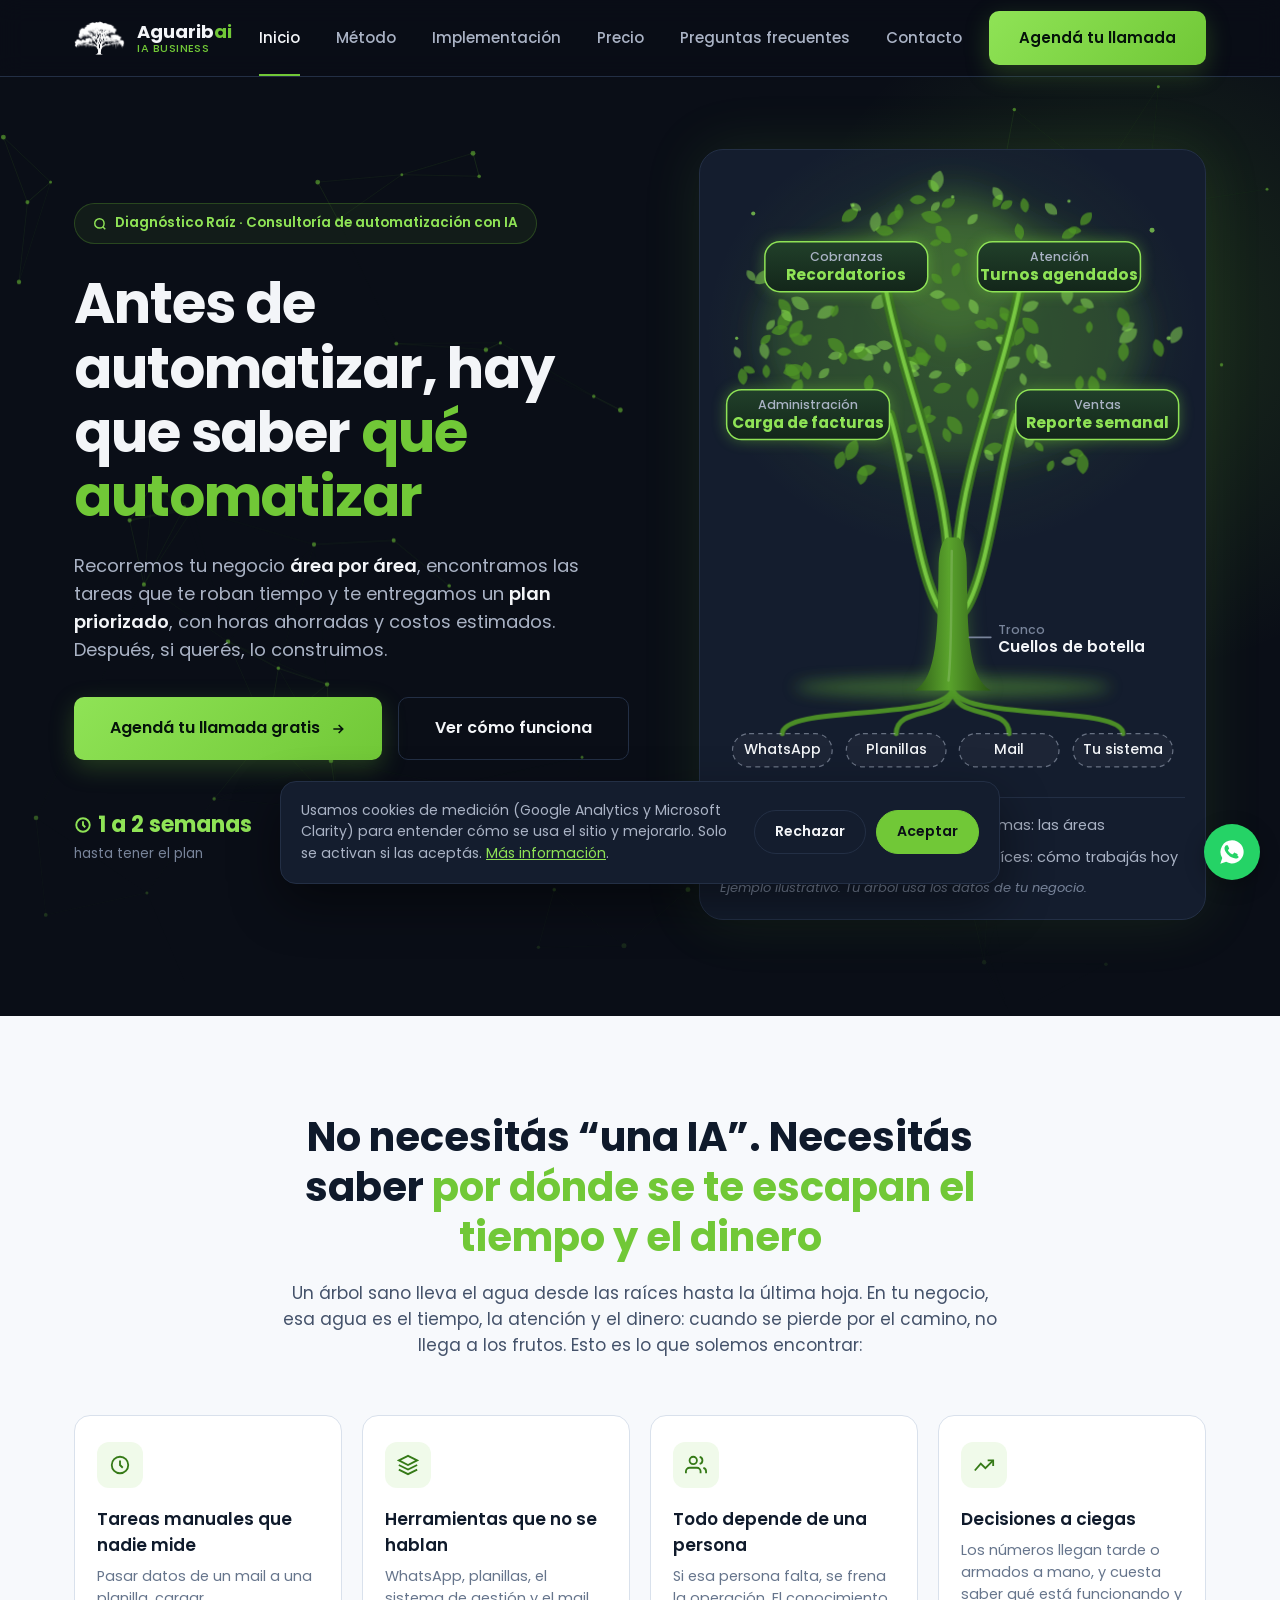
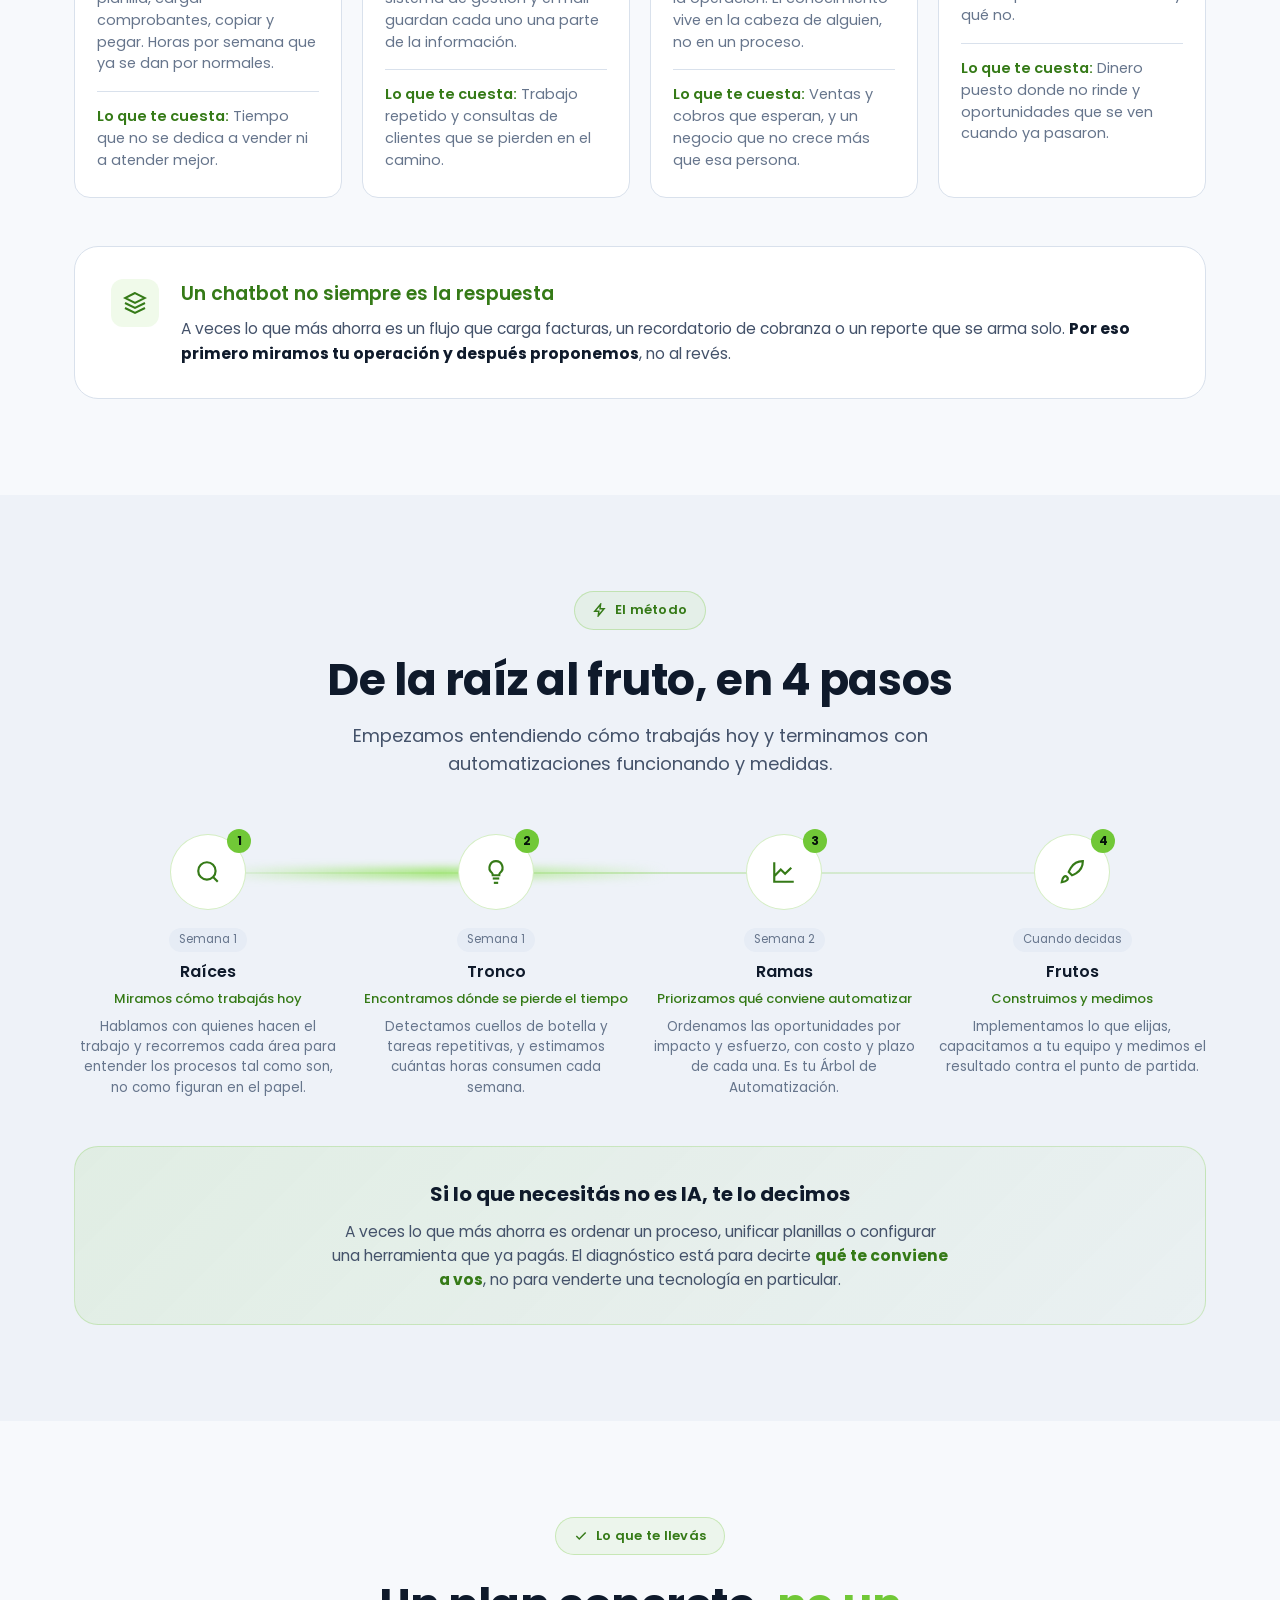
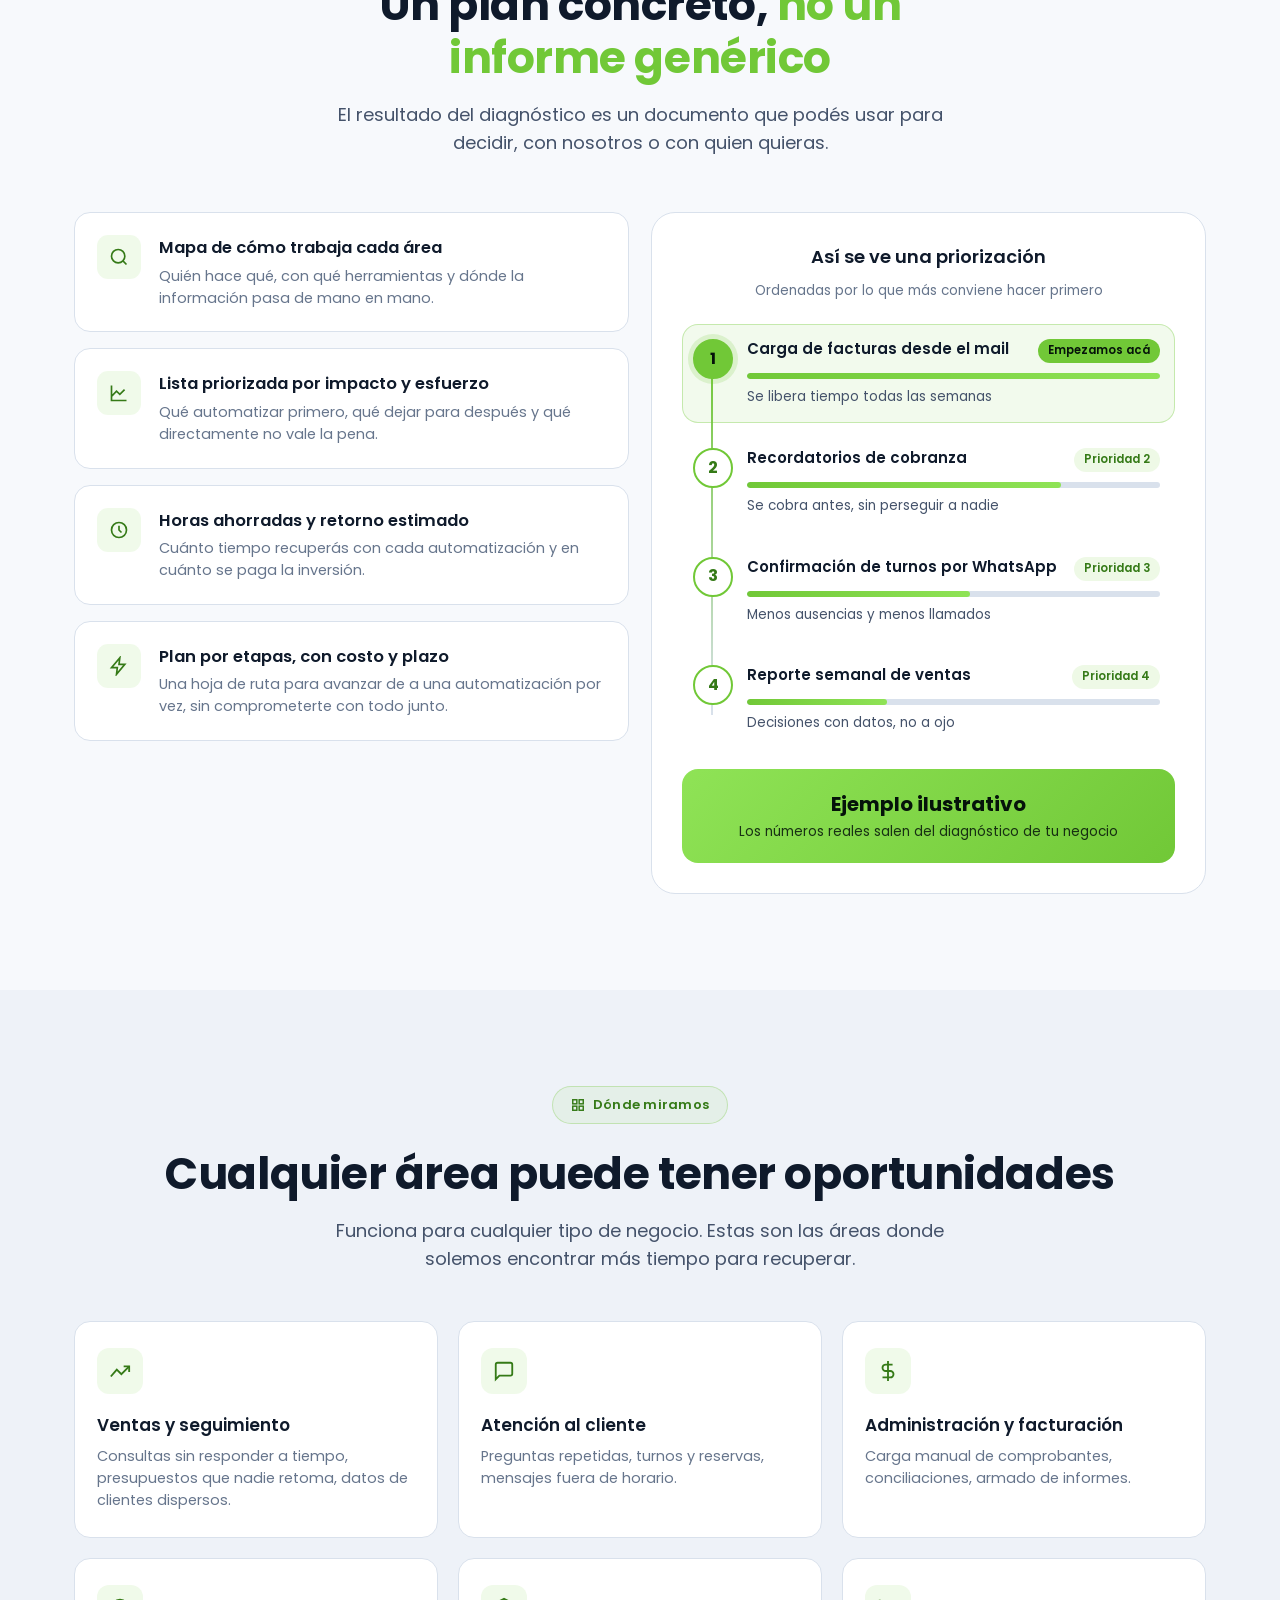
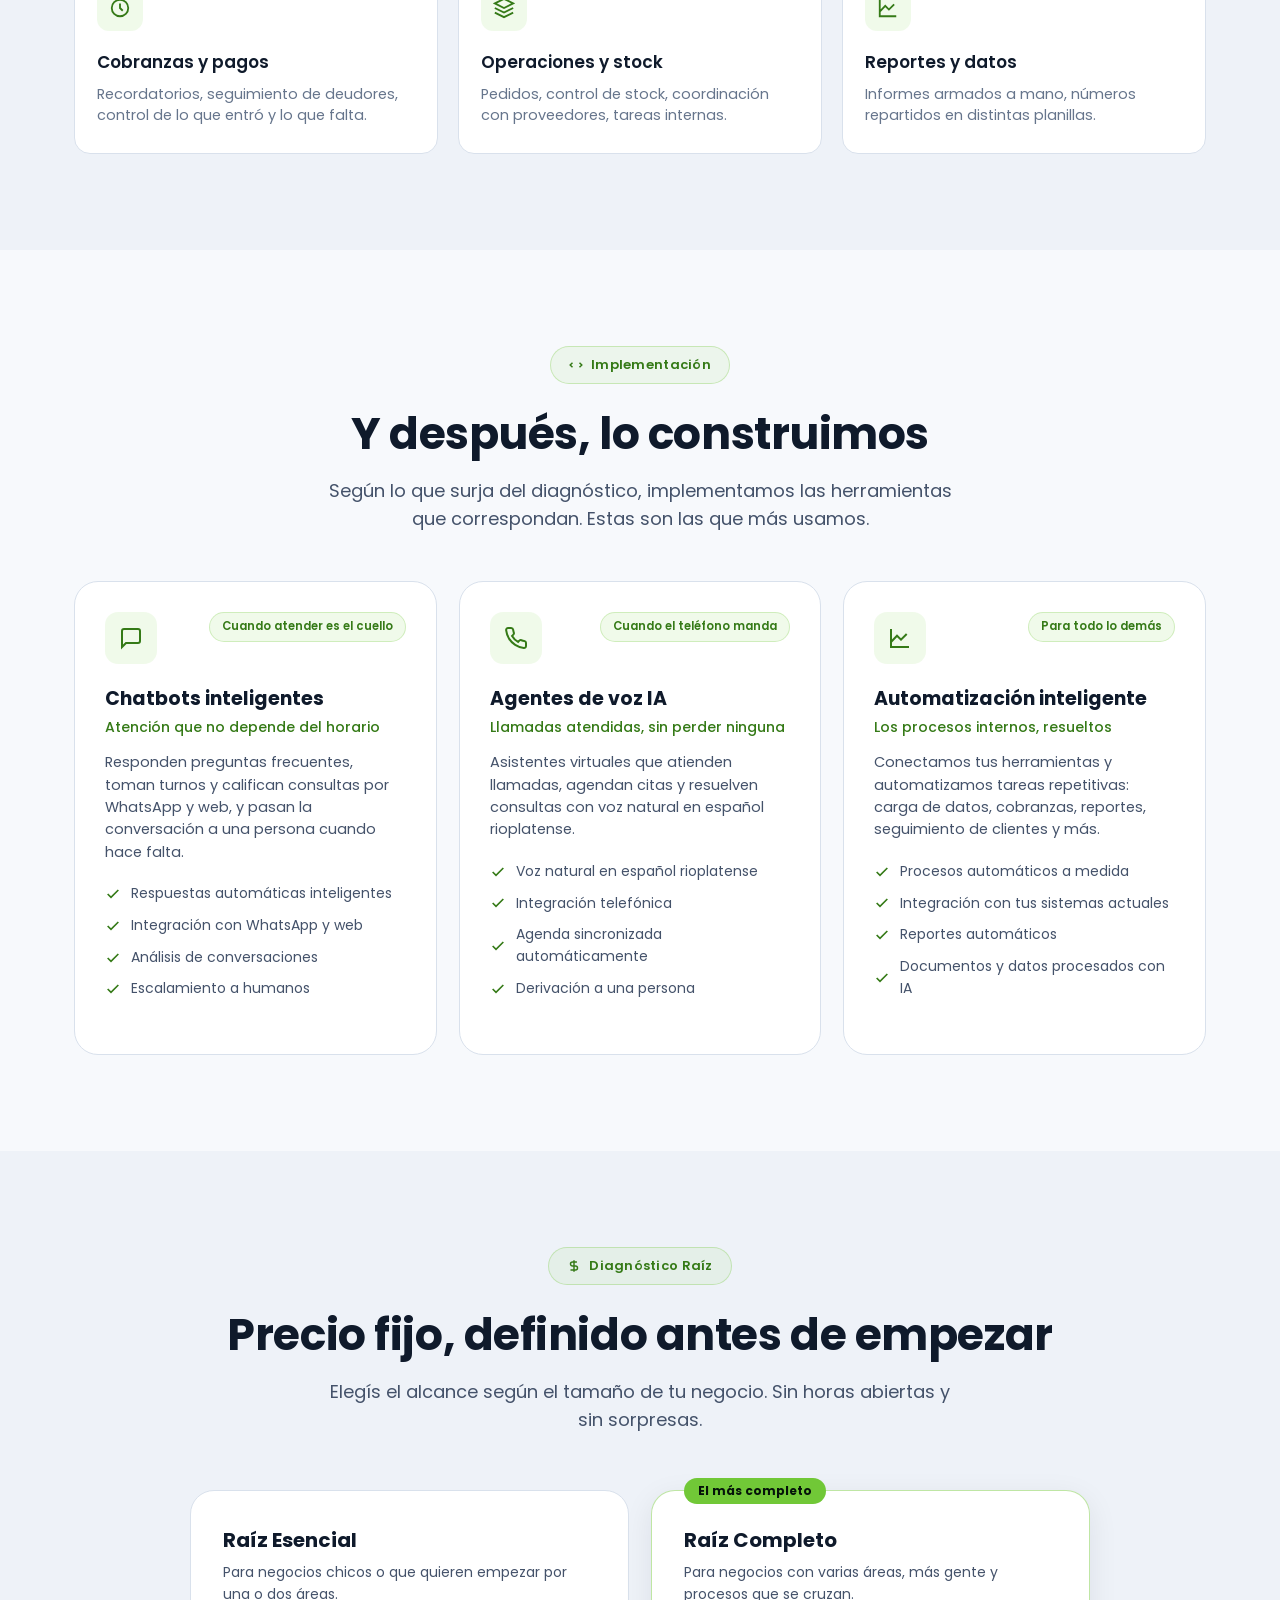
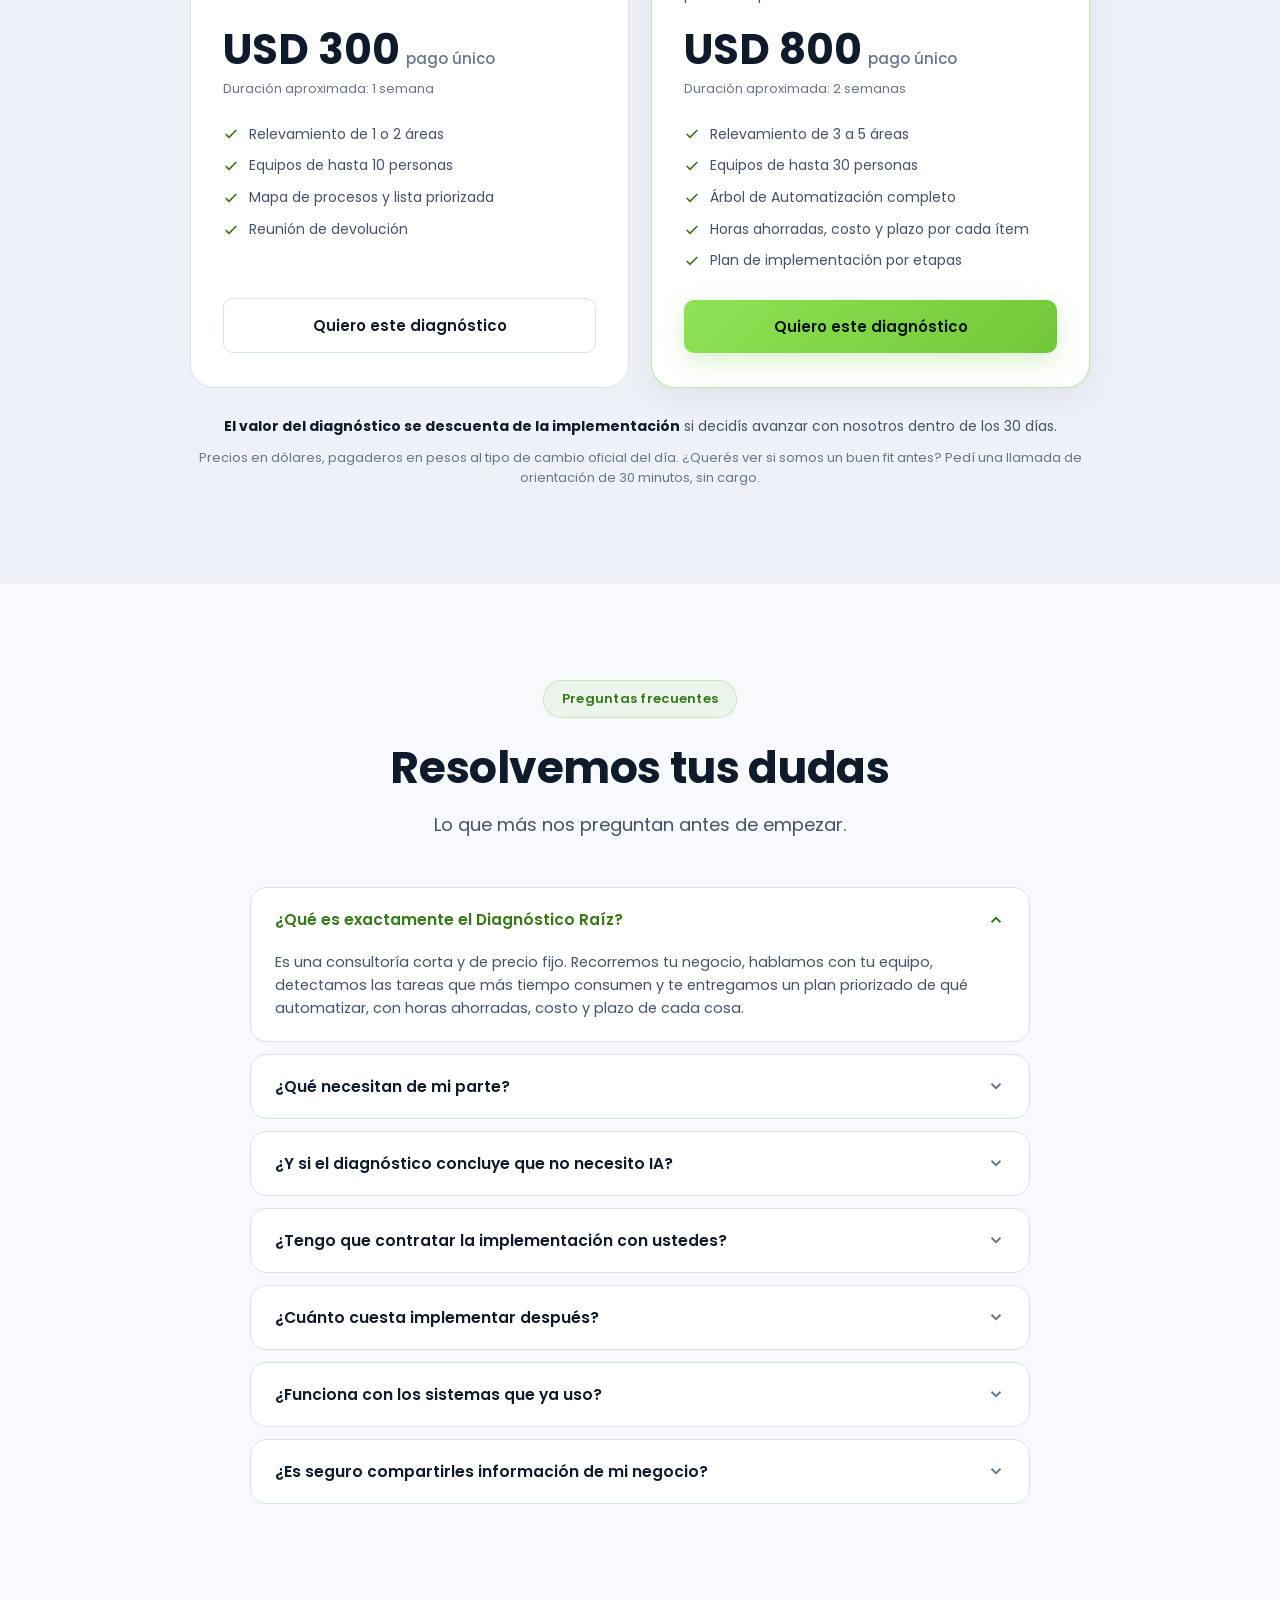
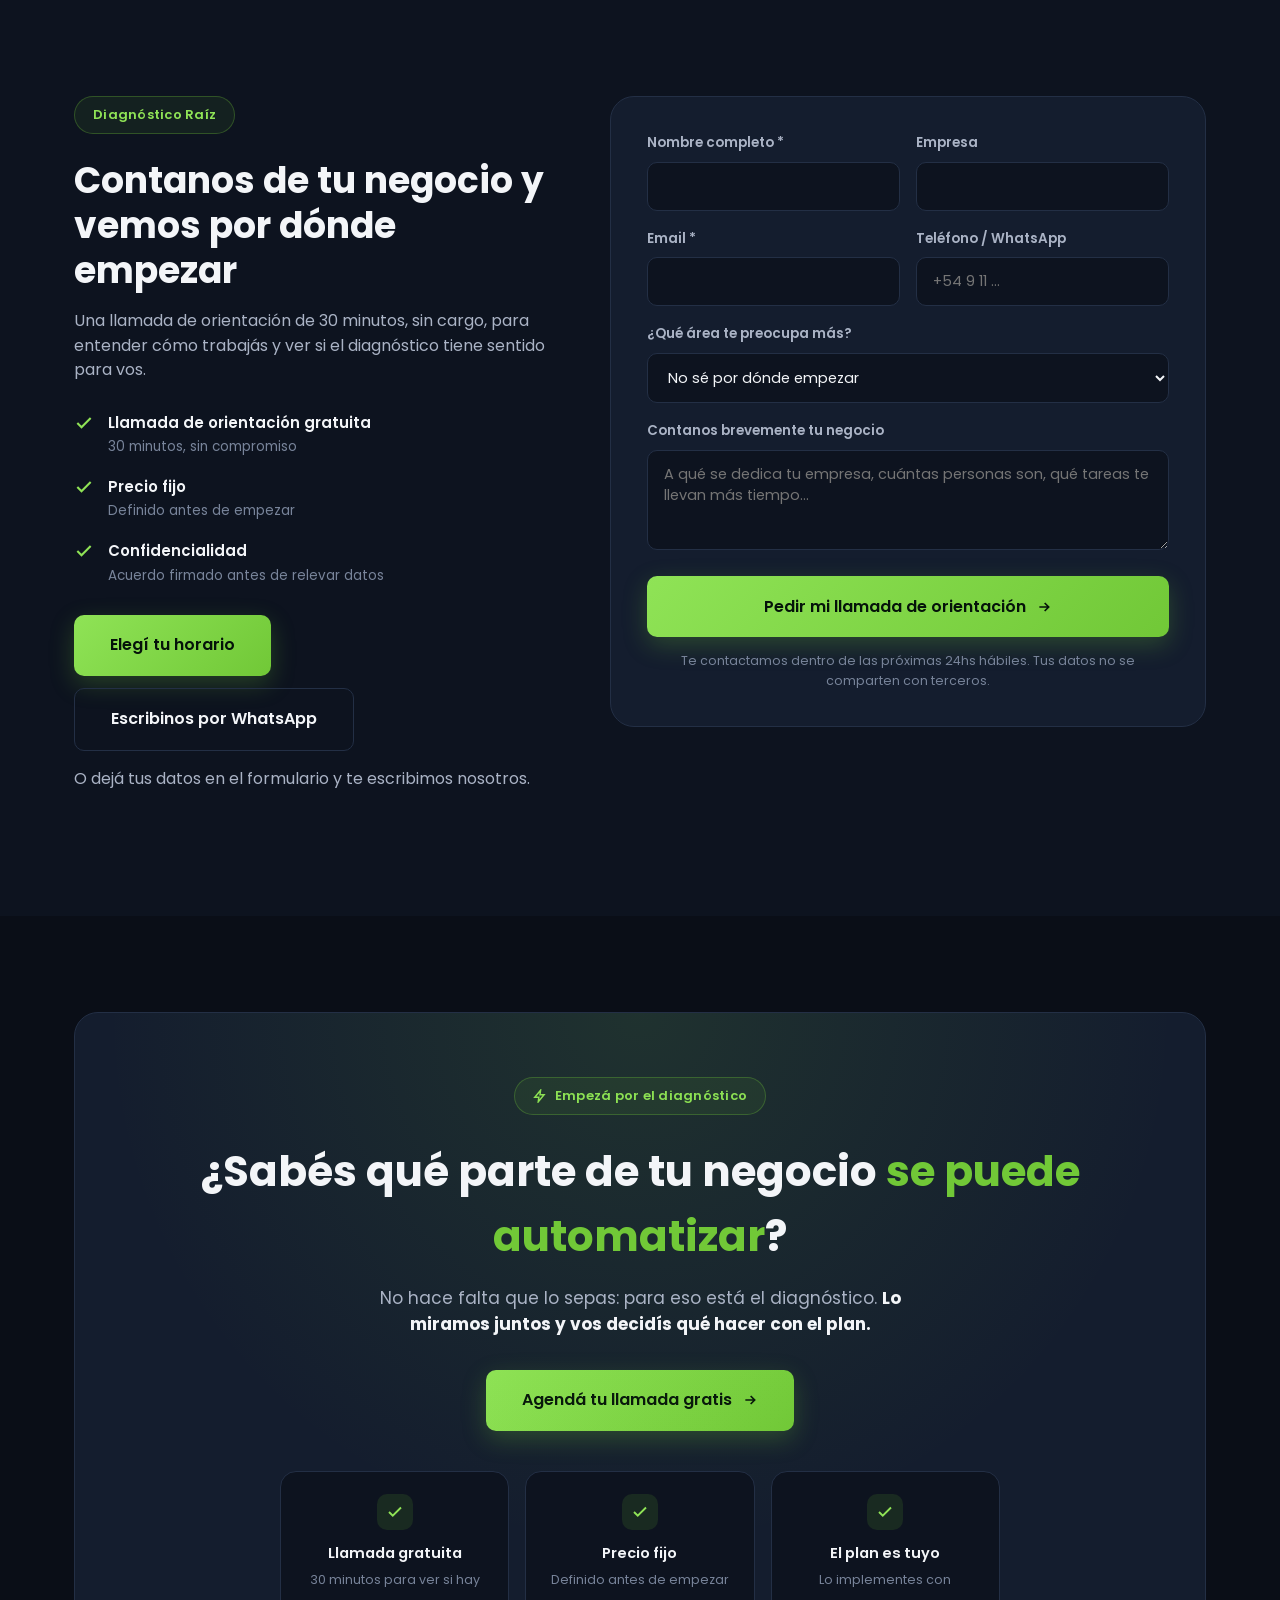
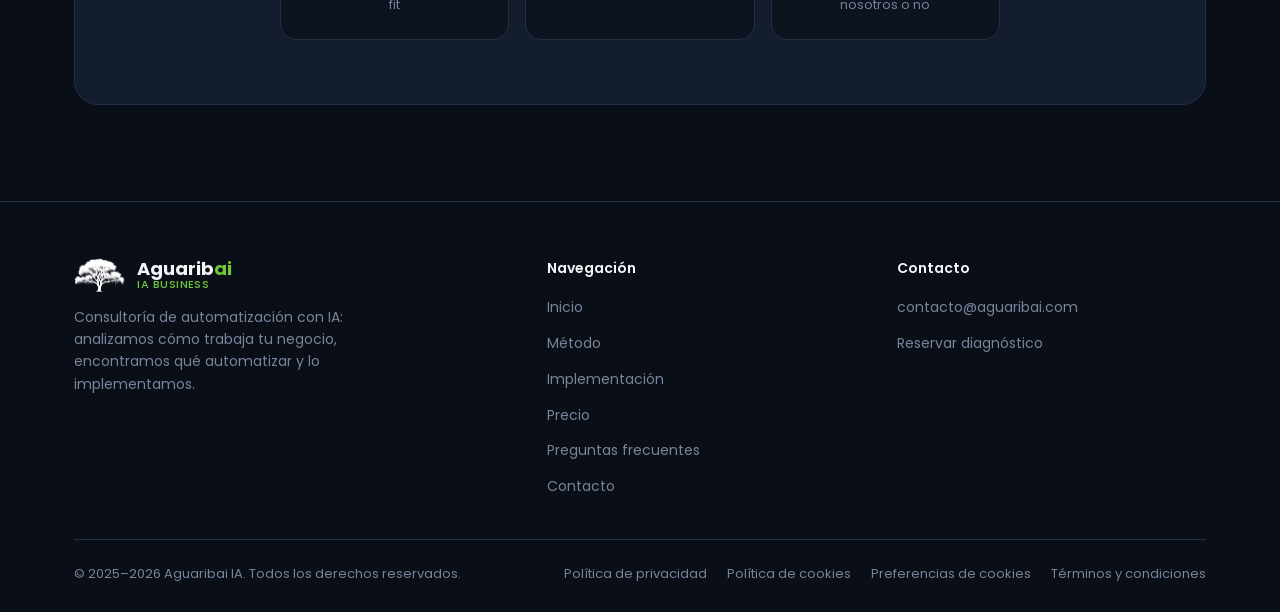
<file: index.html>
<!DOCTYPE html>
<html lang="es-AR">

<head>
  <meta charset="UTF-8">
  <meta name="viewport" content="width=device-width, initial-scale=1.0">
  <title>Aguaribai IA — Consultoría de automatización con IA para negocios</title>
  <meta name="description"
    content="Analizamos cómo trabaja tu negocio, encontramos qué se puede automatizar y lo implementamos. Empezá con el Diagnóstico Raíz: un plan priorizado, con horas ahorradas y costos estimados.">

  <!-- Open Graph -->
  <meta property="og:type" content="website">
  <meta property="og:url" content="https://aguaribai.com">
  <meta property="og:site_name" content="Aguaribai IA">
  <meta property="og:title" content="Aguaribai IA — Primero entendemos tu negocio, después lo automatizamos">
  <meta property="og:description"
    content="Diagnóstico Raíz: recorremos tu negocio área por área y te entregamos un plan priorizado de automatización con IA.">
  <meta property="og:image" content="https://aguaribai.com/assets/og-image.png?v=2">
  <meta property="og:image:width" content="1200">
  <meta property="og:image:height" content="630">
  <meta property="og:locale" content="es_AR">

  <!-- Twitter -->
  <meta name="twitter:card" content="summary_large_image">
  <meta name="twitter:title" content="Aguaribai IA — Primero entendemos tu negocio, después lo automatizamos">
  <meta name="twitter:description"
    content="Diagnóstico Raíz: un plan priorizado de automatización con IA, hecho a la medida de tu operación.">
  <meta name="twitter:image" content="https://aguaribai.com/assets/og-image.png?v=2">

  <link rel="icon" type="image/png" href="assets/favicon.png">
  <link rel="canonical" href="https://aguaribai.com">

  <link rel="preconnect" href="https://fonts.googleapis.com">
  <link rel="preconnect" href="https://fonts.gstatic.com" crossorigin>
  <link href="https://fonts.googleapis.com/css2?family=Poppins:ital,wght@0,400;0,500;0,600;0,700;1,400&display=swap"
    rel="stylesheet">

  <link rel="stylesheet" href="css/styles.css?v=5">
  <link rel="stylesheet" href="css/consultoria.css?v=3">
  <link rel="stylesheet" href="css/claro.css?v=2">
</head>

<body>

  <!-- ============ HEADER ============ -->
  <header class="header">
    <div class="container">
      <a href="#inicio" class="logo">
        <img src="assets/tree-white.png" alt="" width="34" height="34">
        <span class="logo-text">
          <span class="name">Aguarib<span class="accent">ai</span></span>
          <span class="tag">IA BUSINESS</span>
        </span>
      </a>

      <nav class="nav-links">
        <a href="#inicio" class="active">Inicio</a>
        <a href="#metodo">Método</a>
        <a href="#implementacion">Implementación</a>
        <a href="#precio">Precio</a>
        <a href="#faq">Preguntas frecuentes</a>
        <a href="#contacto">Contacto</a>
      </nav>

      <div class="header-actions">
        <a href="https://aguaribai-agenda.base44.app" class="btn btn-primary" data-agenda="header" target="_blank" rel="noopener">Agendá tu llamada</a>
        <button class="nav-toggle" id="navToggle" aria-label="Abrir menú" aria-expanded="false">
          <span></span><span></span><span></span>
        </button>
      </div>
    </div>

    <div class="mobile-menu" id="mobileMenu">
      <a href="#inicio">Inicio</a>
      <a href="#metodo">Método</a>
      <a href="#implementacion">Implementación</a>
      <a href="#precio">Precio</a>
      <a href="#faq">Preguntas frecuentes</a>
      <a href="#contacto">Contacto</a>
      <a href="https://aguaribai-agenda.base44.app" class="btn btn-primary btn-block" data-agenda="menu_movil" target="_blank" rel="noopener">Agendá tu llamada</a>
    </div>
  </header>

  <main>

    <!-- ============ HERO ============ -->
    <section class="hero" id="inicio">
      <canvas id="networkCanvas" class="hero-network" aria-hidden="true"></canvas>
      <div class="container">
        <div class="hero-grid">
          <div data-reveal>
            <div class="hero-badge">
              <svg width="14" height="14" viewBox="0 0 24 24" fill="none" stroke="currentColor" stroke-width="2.5">
                <circle cx="11" cy="11" r="8" />
                <path d="m21 21-4.3-4.3" />
              </svg>
              Diagnóstico Raíz · Consultoría de automatización con IA
            </div>

            <h1>Antes de automatizar, hay que saber <span class="accent-green">qué automatizar</span></h1>

            <p class="lead">
              Recorremos tu negocio <strong>área por área</strong>, encontramos las tareas que te roban tiempo y te
              entregamos un <strong>plan priorizado</strong>, con horas ahorradas y costos estimados. Después, si
              querés, lo construimos.
            </p>

            <div class="hero-cta-row">
              <a href="https://aguaribai-agenda.base44.app" class="btn btn-primary btn-lg" data-agenda="hero" target="_blank" rel="noopener">
                Agendá tu llamada gratis
                <svg width="16" height="16" viewBox="0 0 24 24" fill="none" stroke="currentColor" stroke-width="2.5">
                  <path d="M5 12h14M13 6l6 6-6 6" />
                </svg>
              </a>
              <a href="#metodo" class="btn btn-outline btn-lg">Ver cómo funciona</a>
            </div>

            <div class="hero-stats">
              <div class="hero-stat">
                <div class="num">
                  <svg width="18" height="18" viewBox="0 0 24 24" fill="none" stroke="currentColor" stroke-width="2.5">
                    <circle cx="12" cy="12" r="9" />
                    <path d="M12 7v5l3 3" />
                  </svg>
                  <span class="txt">1 a 2 semanas</span>
                </div>
                <div class="label">hasta tener el plan</div>
              </div>
              <div class="hero-stat">
                <div class="num">
                  <svg width="18" height="18" viewBox="0 0 24 24" fill="none" stroke="currentColor" stroke-width="2.5">
                    <path d="M12 2 2 7l10 5 10-5-10-5ZM2 17l10 5 10-5M2 12l10 5 10-5" />
                  </svg>
                  <span class="txt">Área por área</span>
                </div>
                <div class="label">de tu negocio</div>
              </div>
              <div class="hero-stat">
                <div class="num">
                  <svg width="18" height="18" viewBox="0 0 24 24" fill="none" stroke="currentColor" stroke-width="2.5">
                    <path d="M12 2v20M17 5H9.5a3.5 3.5 0 0 0 0 7h5a3.5 3.5 0 0 1 0 7H6" />
                  </svg>
                  <span class="txt">Precio fijo</span>
                </div>
                <div class="label">sin sorpresas</div>
              </div>
            </div>
          </div>

          <!-- Árbol de Automatización (ilustrativo) -->
          <div data-reveal>
            <div class="tree-card">
              <svg class="tree-svg" viewBox="0 0 560 730" role="img"
                aria-label="Ejemplo ilustrativo de un Árbol de Automatización: abajo las raíces (WhatsApp, planillas, mail y el sistema de gestión), en el centro el tronco (cuellos de botella), después las ramas (administración, cobranzas, atención y ventas) y arriba los frutos (carga de facturas, recordatorios, turnos agendados y reporte semanal).">
                <defs>
                  <linearGradient id="trunkG" x1="0" y1="0" x2="1" y2="0">
                    <stop offset="0" stop-color="#2f5f18" />
                    <stop offset="0.45" stop-color="#5aa32c" />
                    <stop offset="1" stop-color="#2a5515" />
                  </linearGradient>
                  <linearGradient id="pillG" x1="0" y1="0" x2="0" y2="1">
                    <stop offset="0" stop-color="#21402a" />
                    <stop offset="1" stop-color="#13261a" />
                  </linearGradient>
                  <linearGradient id="groundG" x1="0" y1="0" x2="1" y2="0">
                    <stop offset="0" stop-color="#71c837" stop-opacity="0" />
                    <stop offset="0.5" stop-color="#71c837" stop-opacity="0.7" />
                    <stop offset="1" stop-color="#71c837" stop-opacity="0" />
                  </linearGradient>
                  <filter id="blurBig" x="-30%" y="-30%" width="160%" height="160%"><feGaussianBlur stdDeviation="20" /></filter>
                  <filter id="blurMid" x="-30%" y="-60%" width="160%" height="220%"><feGaussianBlur stdDeviation="9" /></filter>
                </defs>

                <!-- Copa -->
                <g class="t-canopy" filter="url(#blurBig)">
                  <ellipse cx="280" cy="200" rx="230" ry="150" />
                  <circle cx="280" cy="110" r="90" />
                </g>
                <g class="t-canopy-sway"><g class="t-leaves"><g transform="translate(254 222) rotate(168) scale(1.64)"><path class="t-leaf l2" style="--d:2.8s;--dl:-1.5s;--amp:28deg" d="M0 0 C4 -6 12 -6 16 0 C12 6 4 6 0 0 Z" /></g><g transform="translate(267 241) rotate(161) scale(1.05)"><path class="t-leaf l1" style="--d:1.9s;--dl:-1.9s;--amp:26deg" d="M0 0 C4 -6 12 -6 16 0 C12 6 4 6 0 0 Z" /></g><g transform="translate(18 210) rotate(68) scale(0.95)"><path class="t-leaf l1" style="--d:2.5s;--dl:-0.6s;--amp:22deg" d="M0 0 C4 -6 12 -6 16 0 C12 6 4 6 0 0 Z" /></g><g transform="translate(364 166) rotate(335) scale(1.34)"><path class="t-leaf l1" style="--d:2.6s;--dl:-2.1s;--amp:21deg" d="M0 0 C4 -6 12 -6 16 0 C12 6 4 6 0 0 Z" /></g><g transform="translate(166 45) rotate(144) scale(1.51)"><path class="t-leaf l2" style="--d:2.3s;--dl:-1.5s;--amp:28deg" d="M0 0 C4 -6 12 -6 16 0 C12 6 4 6 0 0 Z" /></g><g transform="translate(502 189) rotate(143) scale(1.68)"><path class="t-leaf l1" style="--d:2.5s;--dl:-2.8s;--amp:26deg" d="M0 0 C4 -6 12 -6 16 0 C12 6 4 6 0 0 Z" /></g><g transform="translate(261 195) rotate(68) scale(1.45)"><path class="t-leaf l2" style="--d:2.0s;--dl:-1.8s;--amp:20deg" d="M0 0 C4 -6 12 -6 16 0 C12 6 4 6 0 0 Z" /></g><g transform="translate(358 62) rotate(77) scale(1.24)"><path class="t-leaf l2" style="--d:2.8s;--dl:-2.5s;--amp:25deg" d="M0 0 C4 -6 12 -6 16 0 C12 6 4 6 0 0 Z" /></g><g transform="translate(335 228) rotate(53) scale(0.93)"><path class="t-leaf l2" style="--d:2.1s;--dl:-2.3s;--amp:22deg" d="M0 0 C4 -6 12 -6 16 0 C12 6 4 6 0 0 Z" /></g><g transform="translate(170 46) rotate(210) scale(0.97)"><path class="t-leaf l1" style="--d:1.8s;--dl:-1.1s;--amp:25deg" d="M0 0 C4 -6 12 -6 16 0 C12 6 4 6 0 0 Z" /></g><g transform="translate(79 231) rotate(49) scale(1.57)"><path class="t-leaf l2" style="--d:2.0s;--dl:-0.5s;--amp:29deg" d="M0 0 C4 -6 12 -6 16 0 C12 6 4 6 0 0 Z" /></g><g transform="translate(336 172) rotate(14) scale(0.98)"><path class="t-leaf l2" style="--d:2.1s;--dl:-2.2s;--amp:21deg" d="M0 0 C4 -6 12 -6 16 0 C12 6 4 6 0 0 Z" /></g><g transform="translate(455 235) rotate(63) scale(1.13)"><path class="t-leaf l2" style="--d:3.0s;--dl:-2.5s;--amp:24deg" d="M0 0 C4 -6 12 -6 16 0 C12 6 4 6 0 0 Z" /></g><g transform="translate(363 242) rotate(76) scale(0.96)"><path class="t-leaf l1" style="--d:2.7s;--dl:-2.0s;--amp:23deg" d="M0 0 C4 -6 12 -6 16 0 C12 6 4 6 0 0 Z" /></g><g transform="translate(162 211) rotate(33) scale(1.68)"><path class="t-leaf l1" style="--d:2.9s;--dl:-1.5s;--amp:26deg" d="M0 0 C4 -6 12 -6 16 0 C12 6 4 6 0 0 Z" /></g><g transform="translate(383 230) rotate(13) scale(1.01)"><path class="t-leaf l1" style="--d:2.4s;--dl:-2.3s;--amp:22deg" d="M0 0 C4 -6 12 -6 16 0 C12 6 4 6 0 0 Z" /></g><g transform="translate(28 235) rotate(24) scale(0.96)"><path class="t-leaf l2" style="--d:2.2s;--dl:-0.8s;--amp:19deg" d="M0 0 C4 -6 12 -6 16 0 C12 6 4 6 0 0 Z" /></g><g transform="translate(305 285) rotate(265) scale(1.62)"><path class="t-leaf l2" style="--d:2.0s;--dl:-2.2s;--amp:22deg" d="M0 0 C4 -6 12 -6 16 0 C12 6 4 6 0 0 Z" /></g><g transform="translate(56 190) rotate(309) scale(0.96)"><path class="t-leaf l1" style="--d:2.8s;--dl:-0.6s;--amp:25deg" d="M0 0 C4 -6 12 -6 16 0 C12 6 4 6 0 0 Z" /></g><g transform="translate(216 230) rotate(29) scale(1.39)"><path class="t-leaf l2" style="--d:1.9s;--dl:-1.3s;--amp:23deg" d="M0 0 C4 -6 12 -6 16 0 C12 6 4 6 0 0 Z" /></g><g transform="translate(188 356) rotate(165) scale(1.46)"><path class="t-leaf l2" style="--d:2.8s;--dl:-1.1s;--amp:27deg" d="M0 0 C4 -6 12 -6 16 0 C12 6 4 6 0 0 Z" /></g><g transform="translate(26 236) rotate(83) scale(1.28)"><path class="t-leaf l2" style="--d:1.9s;--dl:-0.6s;--amp:26deg" d="M0 0 C4 -6 12 -6 16 0 C12 6 4 6 0 0 Z" /></g><g transform="translate(209 72) rotate(187) scale(1.39)"><path class="t-leaf l2" style="--d:2.6s;--dl:-1.4s;--amp:29deg" d="M0 0 C4 -6 12 -6 16 0 C12 6 4 6 0 0 Z" /></g><g transform="translate(117 175) rotate(329) scale(1.54)"><path class="t-leaf l1" style="--d:2.3s;--dl:-1.0s;--amp:22deg" d="M0 0 C4 -6 12 -6 16 0 C12 6 4 6 0 0 Z" /></g><g transform="translate(84 199) rotate(306) scale(1.57)"><path class="t-leaf l2" style="--d:1.9s;--dl:-1.0s;--amp:28deg" d="M0 0 C4 -6 12 -6 16 0 C12 6 4 6 0 0 Z" /></g><g transform="translate(71 190) rotate(299) scale(1.64)"><path class="t-leaf l2" style="--d:2.6s;--dl:-0.7s;--amp:22deg" d="M0 0 C4 -6 12 -6 16 0 C12 6 4 6 0 0 Z" /></g><g transform="translate(254 47) rotate(314) scale(0.93)"><path class="t-leaf l1" style="--d:2.6s;--dl:-1.5s;--amp:22deg" d="M0 0 C4 -6 12 -6 16 0 C12 6 4 6 0 0 Z" /></g><g transform="translate(361 223) rotate(146) scale(1.41)"><path class="t-leaf l1" style="--d:1.8s;--dl:-2.4s;--amp:21deg" d="M0 0 C4 -6 12 -6 16 0 C12 6 4 6 0 0 Z" /></g><g transform="translate(350 181) rotate(236) scale(1.40)"><path class="t-leaf l2" style="--d:3.0s;--dl:-2.3s;--amp:20deg" d="M0 0 C4 -6 12 -6 16 0 C12 6 4 6 0 0 Z" /></g><g transform="translate(267 84) rotate(170) scale(0.91)"><path class="t-leaf l2" style="--d:1.8s;--dl:-1.6s;--amp:27deg" d="M0 0 C4 -6 12 -6 16 0 C12 6 4 6 0 0 Z" /></g><g transform="translate(232 341) rotate(162) scale(1.21)"><path class="t-leaf l1" style="--d:2.6s;--dl:-1.8s;--amp:23deg" d="M0 0 C4 -6 12 -6 16 0 C12 6 4 6 0 0 Z" /></g><g transform="translate(317 337) rotate(340) scale(1.54)"><path class="t-leaf l2" style="--d:2.2s;--dl:-2.3s;--amp:19deg" d="M0 0 C4 -6 12 -6 16 0 C12 6 4 6 0 0 Z" /></g><g transform="translate(141 160) rotate(112) scale(0.97)"><path class="t-leaf l2" style="--d:2.1s;--dl:-1.2s;--amp:18deg" d="M0 0 C4 -6 12 -6 16 0 C12 6 4 6 0 0 Z" /></g><g transform="translate(283 33) rotate(152) scale(1.17)"><path class="t-leaf l2" style="--d:2.4s;--dl:-1.5s;--amp:28deg" d="M0 0 C4 -6 12 -6 16 0 C12 6 4 6 0 0 Z" /></g><g transform="translate(435 71) rotate(186) scale(1.02)"><path class="t-leaf l2" style="--d:2.4s;--dl:-2.7s;--amp:23deg" d="M0 0 C4 -6 12 -6 16 0 C12 6 4 6 0 0 Z" /></g><g transform="translate(485 228) rotate(273) scale(1.45)"><path class="t-leaf l2" style="--d:2.4s;--dl:-2.8s;--amp:27deg" d="M0 0 C4 -6 12 -6 16 0 C12 6 4 6 0 0 Z" /></g><g transform="translate(355 208) rotate(202) scale(1.57)"><path class="t-leaf l2" style="--d:2.6s;--dl:-2.5s;--amp:28deg" d="M0 0 C4 -6 12 -6 16 0 C12 6 4 6 0 0 Z" /></g><g transform="translate(86 216) rotate(179) scale(1.12)"><path class="t-leaf l2" style="--d:2.4s;--dl:-0.8s;--amp:25deg" d="M0 0 C4 -6 12 -6 16 0 C12 6 4 6 0 0 Z" /></g><g transform="translate(289 164) rotate(203) scale(1.54)"><path class="t-leaf l2" style="--d:1.9s;--dl:-1.6s;--amp:29deg" d="M0 0 C4 -6 12 -6 16 0 C12 6 4 6 0 0 Z" /></g><g transform="translate(442 165) rotate(177) scale(1.10)"><path class="t-leaf l2" style="--d:2.3s;--dl:-2.9s;--amp:29deg" d="M0 0 C4 -6 12 -6 16 0 C12 6 4 6 0 0 Z" /></g><g transform="translate(267 134) rotate(222) scale(1.05)"><path class="t-leaf l2" style="--d:2.0s;--dl:-1.9s;--amp:18deg" d="M0 0 C4 -6 12 -6 16 0 C12 6 4 6 0 0 Z" /></g><g transform="translate(202 243) rotate(263) scale(0.98)"><path class="t-leaf l1" style="--d:2.8s;--dl:-1.5s;--amp:27deg" d="M0 0 C4 -6 12 -6 16 0 C12 6 4 6 0 0 Z" /></g><g transform="translate(389 336) rotate(228) scale(0.92)"><path class="t-leaf l2" style="--d:2.5s;--dl:-2.4s;--amp:28deg" d="M0 0 C4 -6 12 -6 16 0 C12 6 4 6 0 0 Z" /></g><g transform="translate(298 99) rotate(195) scale(1.07)"><path class="t-leaf l2" style="--d:2.8s;--dl:-1.7s;--amp:27deg" d="M0 0 C4 -6 12 -6 16 0 C12 6 4 6 0 0 Z" /></g><g transform="translate(238 304) rotate(145) scale(1.00)"><path class="t-leaf l2" style="--d:2.8s;--dl:-1.3s;--amp:25deg" d="M0 0 C4 -6 12 -6 16 0 C12 6 4 6 0 0 Z" /></g><g transform="translate(444 194) rotate(274) scale(0.92)"><path class="t-leaf l2" style="--d:2.4s;--dl:-2.7s;--amp:20deg" d="M0 0 C4 -6 12 -6 16 0 C12 6 4 6 0 0 Z" /></g><g transform="translate(260 295) rotate(168) scale(1.16)"><path class="t-leaf l2" style="--d:2.2s;--dl:-1.5s;--amp:22deg" d="M0 0 C4 -6 12 -6 16 0 C12 6 4 6 0 0 Z" /></g><g transform="translate(352 35) rotate(147) scale(1.06)"><path class="t-leaf l2" style="--d:2.7s;--dl:-2.1s;--amp:20deg" d="M0 0 C4 -6 12 -6 16 0 C12 6 4 6 0 0 Z" /></g><g transform="translate(99 205) rotate(322) scale(0.91)"><path class="t-leaf l2" style="--d:2.9s;--dl:-1.1s;--amp:29deg" d="M0 0 C4 -6 12 -6 16 0 C12 6 4 6 0 0 Z" /></g><g transform="translate(301 153) rotate(65) scale(1.25)"><path class="t-leaf l1" style="--d:2.7s;--dl:-1.7s;--amp:22deg" d="M0 0 C4 -6 12 -6 16 0 C12 6 4 6 0 0 Z" /></g><g transform="translate(263 24) rotate(230) scale(1.18)"><path class="t-leaf l2" style="--d:1.9s;--dl:-1.6s;--amp:30deg" d="M0 0 C4 -6 12 -6 16 0 C12 6 4 6 0 0 Z" /></g><g transform="translate(51 205) rotate(77) scale(1.30)"><path class="t-leaf l1" style="--d:2.7s;--dl:-0.9s;--amp:18deg" d="M0 0 C4 -6 12 -6 16 0 C12 6 4 6 0 0 Z" /></g><g transform="translate(342 286) rotate(145) scale(1.11)"><path class="t-leaf l1" style="--d:2.7s;--dl:-2.2s;--amp:18deg" d="M0 0 C4 -6 12 -6 16 0 C12 6 4 6 0 0 Z" /></g><g transform="translate(194 215) rotate(187) scale(1.23)"><path class="t-leaf l1" style="--d:2.6s;--dl:-1.5s;--amp:19deg" d="M0 0 C4 -6 12 -6 16 0 C12 6 4 6 0 0 Z" /></g><g transform="translate(333 293) rotate(335) scale(0.94)"><path class="t-leaf l1" style="--d:2.3s;--dl:-2.4s;--amp:28deg" d="M0 0 C4 -6 12 -6 16 0 C12 6 4 6 0 0 Z" /></g><g transform="translate(303 235) rotate(178) scale(1.24)"><path class="t-leaf l2" style="--d:2.4s;--dl:-2.0s;--amp:22deg" d="M0 0 C4 -6 12 -6 16 0 C12 6 4 6 0 0 Z" /></g><g transform="translate(418 160) rotate(269) scale(1.62)"><path class="t-leaf l1" style="--d:2.5s;--dl:-2.7s;--amp:22deg" d="M0 0 C4 -6 12 -6 16 0 C12 6 4 6 0 0 Z" /></g><g transform="translate(391 38) rotate(42) scale(1.23)"><path class="t-leaf l1" style="--d:2.2s;--dl:-2.2s;--amp:22deg" d="M0 0 C4 -6 12 -6 16 0 C12 6 4 6 0 0 Z" /></g><g transform="translate(85 170) rotate(230) scale(1.38)"><path class="t-leaf l2" style="--d:2.3s;--dl:-0.9s;--amp:24deg" d="M0 0 C4 -6 12 -6 16 0 C12 6 4 6 0 0 Z" /></g><g transform="translate(434 245) rotate(98) scale(1.19)"><path class="t-leaf l2" style="--d:2.7s;--dl:-2.7s;--amp:20deg" d="M0 0 C4 -6 12 -6 16 0 C12 6 4 6 0 0 Z" /></g><g transform="translate(524 201) rotate(71) scale(1.42)"><path class="t-leaf l2" style="--d:1.8s;--dl:-2.8s;--amp:21deg" d="M0 0 C4 -6 12 -6 16 0 C12 6 4 6 0 0 Z" /></g><g transform="translate(240 244) rotate(195) scale(0.98)"><path class="t-leaf l1" style="--d:2.7s;--dl:-1.8s;--amp:20deg" d="M0 0 C4 -6 12 -6 16 0 C12 6 4 6 0 0 Z" /></g><g transform="translate(271 147) rotate(178) scale(1.17)"><path class="t-leaf l1" style="--d:2.8s;--dl:-1.5s;--amp:19deg" d="M0 0 C4 -6 12 -6 16 0 C12 6 4 6 0 0 Z" /></g><g transform="translate(447 245) rotate(77) scale(1.52)"><path class="t-leaf l2" style="--d:2.7s;--dl:-2.6s;--amp:20deg" d="M0 0 C4 -6 12 -6 16 0 C12 6 4 6 0 0 Z" /></g><g transform="translate(324 186) rotate(196) scale(1.16)"><path class="t-leaf l2" style="--d:2.5s;--dl:-2.0s;--amp:26deg" d="M0 0 C4 -6 12 -6 16 0 C12 6 4 6 0 0 Z" /></g><g transform="translate(368 49) rotate(261) scale(1.14)"><path class="t-leaf l2" style="--d:2.2s;--dl:-2.5s;--amp:21deg" d="M0 0 C4 -6 12 -6 16 0 C12 6 4 6 0 0 Z" /></g><g transform="translate(248 234) rotate(247) scale(1.62)"><path class="t-leaf l2" style="--d:2.3s;--dl:-1.8s;--amp:22deg" d="M0 0 C4 -6 12 -6 16 0 C12 6 4 6 0 0 Z" /></g><g transform="translate(182 164) rotate(322) scale(1.65)"><path class="t-leaf l1" style="--d:1.9s;--dl:-1.5s;--amp:18deg" d="M0 0 C4 -6 12 -6 16 0 C12 6 4 6 0 0 Z" /></g><g transform="translate(376 231) rotate(266) scale(1.54)"><path class="t-leaf l2" style="--d:2.8s;--dl:-2.3s;--amp:28deg" d="M0 0 C4 -6 12 -6 16 0 C12 6 4 6 0 0 Z" /></g><g transform="translate(420 337) rotate(8) scale(1.13)"><path class="t-leaf l2" style="--d:1.9s;--dl:-2.3s;--amp:22deg" d="M0 0 C4 -6 12 -6 16 0 C12 6 4 6 0 0 Z" /></g><g transform="translate(238 230) rotate(196) scale(1.14)"><path class="t-leaf l2" style="--d:1.9s;--dl:-1.7s;--amp:29deg" d="M0 0 C4 -6 12 -6 16 0 C12 6 4 6 0 0 Z" /></g><g transform="translate(56 248) rotate(268) scale(1.02)"><path class="t-leaf l2" style="--d:2.3s;--dl:-0.7s;--amp:24deg" d="M0 0 C4 -6 12 -6 16 0 C12 6 4 6 0 0 Z" /></g><g transform="translate(84 196) rotate(26) scale(1.54)"><path class="t-leaf l2" style="--d:2.9s;--dl:-0.7s;--amp:28deg" d="M0 0 C4 -6 12 -6 16 0 C12 6 4 6 0 0 Z" /></g><g transform="translate(356 209) rotate(289) scale(1.47)"><path class="t-leaf l2" style="--d:2.9s;--dl:-2.5s;--amp:21deg" d="M0 0 C4 -6 12 -6 16 0 C12 6 4 6 0 0 Z" /></g><g transform="translate(98 249) rotate(116) scale(1.45)"><path class="t-leaf l2" style="--d:2.3s;--dl:-0.7s;--amp:30deg" d="M0 0 C4 -6 12 -6 16 0 C12 6 4 6 0 0 Z" /></g><g transform="translate(42 131) rotate(233) scale(0.99)"><path class="t-leaf l1" style="--d:2.9s;--dl:-0.7s;--amp:18deg" d="M0 0 C4 -6 12 -6 16 0 C12 6 4 6 0 0 Z" /></g><g transform="translate(270 308) rotate(71) scale(1.15)"><path class="t-leaf l2" style="--d:2.1s;--dl:-1.6s;--amp:27deg" d="M0 0 C4 -6 12 -6 16 0 C12 6 4 6 0 0 Z" /></g><g transform="translate(178 217) rotate(173) scale(1.55)"><path class="t-leaf l2" style="--d:2.4s;--dl:-1.2s;--amp:29deg" d="M0 0 C4 -6 12 -6 16 0 C12 6 4 6 0 0 Z" /></g><g transform="translate(499 182) rotate(152) scale(1.10)"><path class="t-leaf l1" style="--d:2.3s;--dl:-3.1s;--amp:20deg" d="M0 0 C4 -6 12 -6 16 0 C12 6 4 6 0 0 Z" /></g><g transform="translate(345 206) rotate(206) scale(0.94)"><path class="t-leaf l1" style="--d:1.8s;--dl:-2.3s;--amp:28deg" d="M0 0 C4 -6 12 -6 16 0 C12 6 4 6 0 0 Z" /></g><g transform="translate(62 193) rotate(344) scale(1.27)"><path class="t-leaf l2" style="--d:2.5s;--dl:-0.6s;--amp:18deg" d="M0 0 C4 -6 12 -6 16 0 C12 6 4 6 0 0 Z" /></g><g transform="translate(248 33) rotate(178) scale(1.23)"><path class="t-leaf l2" style="--d:2.2s;--dl:-1.6s;--amp:25deg" d="M0 0 C4 -6 12 -6 16 0 C12 6 4 6 0 0 Z" /></g><g transform="translate(434 64) rotate(311) scale(1.26)"><path class="t-leaf l2" style="--d:2.7s;--dl:-2.5s;--amp:25deg" d="M0 0 C4 -6 12 -6 16 0 C12 6 4 6 0 0 Z" /></g><g transform="translate(257 24) rotate(288) scale(1.69)"><path class="t-leaf l1" style="--d:2.9s;--dl:-1.5s;--amp:26deg" d="M0 0 C4 -6 12 -6 16 0 C12 6 4 6 0 0 Z" /></g><g transform="translate(310 51) rotate(136) scale(1.05)"><path class="t-leaf l1" style="--d:2.2s;--dl:-2.2s;--amp:25deg" d="M0 0 C4 -6 12 -6 16 0 C12 6 4 6 0 0 Z" /></g><g transform="translate(107 165) rotate(213) scale(1.57)"><path class="t-leaf l1" style="--d:1.9s;--dl:-0.6s;--amp:30deg" d="M0 0 C4 -6 12 -6 16 0 C12 6 4 6 0 0 Z" /></g><g transform="translate(244 298) rotate(296) scale(1.17)"><path class="t-leaf l2" style="--d:2.0s;--dl:-1.4s;--amp:20deg" d="M0 0 C4 -6 12 -6 16 0 C12 6 4 6 0 0 Z" /></g><g transform="translate(383 194) rotate(224) scale(1.64)"><path class="t-leaf l2" style="--d:2.3s;--dl:-2.5s;--amp:30deg" d="M0 0 C4 -6 12 -6 16 0 C12 6 4 6 0 0 Z" /></g><g transform="translate(339 27) rotate(123) scale(1.16)"><path class="t-leaf l2" style="--d:2.3s;--dl:-2.1s;--amp:20deg" d="M0 0 C4 -6 12 -6 16 0 C12 6 4 6 0 0 Z" /></g><g transform="translate(147 214) rotate(84) scale(1.14)"><path class="t-leaf l2" style="--d:2.4s;--dl:-0.9s;--amp:27deg" d="M0 0 C4 -6 12 -6 16 0 C12 6 4 6 0 0 Z" /></g><g transform="translate(543 206) rotate(301) scale(1.47)"><path class="t-leaf l1" style="--d:2.5s;--dl:-2.9s;--amp:26deg" d="M0 0 C4 -6 12 -6 16 0 C12 6 4 6 0 0 Z" /></g><g transform="translate(429 69) rotate(150) scale(1.28)"><path class="t-leaf l2" style="--d:2.2s;--dl:-2.9s;--amp:22deg" d="M0 0 C4 -6 12 -6 16 0 C12 6 4 6 0 0 Z" /></g><g transform="translate(260 65) rotate(49) scale(1.68)"><path class="t-leaf l2" style="--d:2.5s;--dl:-1.7s;--amp:25deg" d="M0 0 C4 -6 12 -6 16 0 C12 6 4 6 0 0 Z" /></g><g transform="translate(153 347) rotate(294) scale(1.69)"><path class="t-leaf l2" style="--d:2.0s;--dl:-1.4s;--amp:18deg" d="M0 0 C4 -6 12 -6 16 0 C12 6 4 6 0 0 Z" /></g><g transform="translate(100 235) rotate(164) scale(1.55)"><path class="t-leaf l2" style="--d:2.0s;--dl:-1.1s;--amp:29deg" d="M0 0 C4 -6 12 -6 16 0 C12 6 4 6 0 0 Z" /></g><g transform="translate(216 233) rotate(6) scale(1.54)"><path class="t-leaf l1" style="--d:2.3s;--dl:-1.2s;--amp:24deg" d="M0 0 C4 -6 12 -6 16 0 C12 6 4 6 0 0 Z" /></g><g transform="translate(74 166) rotate(47) scale(1.17)"><path class="t-leaf l1" style="--d:2.5s;--dl:-0.6s;--amp:26deg" d="M0 0 C4 -6 12 -6 16 0 C12 6 4 6 0 0 Z" /></g><g transform="translate(334 189) rotate(225) scale(1.23)"><path class="t-leaf l2" style="--d:2.5s;--dl:-2.0s;--amp:21deg" d="M0 0 C4 -6 12 -6 16 0 C12 6 4 6 0 0 Z" /></g><g transform="translate(490 187) rotate(249) scale(1.62)"><path class="t-leaf l2" style="--d:1.9s;--dl:-2.7s;--amp:29deg" d="M0 0 C4 -6 12 -6 16 0 C12 6 4 6 0 0 Z" /></g><g transform="translate(188 207) rotate(9) scale(1.24)"><path class="t-leaf l1" style="--d:2.2s;--dl:-1.4s;--amp:23deg" d="M0 0 C4 -6 12 -6 16 0 C12 6 4 6 0 0 Z" /></g><g transform="translate(436 338) rotate(88) scale(1.60)"><path class="t-leaf l2" style="--d:2.1s;--dl:-2.9s;--amp:30deg" d="M0 0 C4 -6 12 -6 16 0 C12 6 4 6 0 0 Z" /></g><g transform="translate(267 58) rotate(196) scale(1.63)"><path class="t-leaf l2" style="--d:2.3s;--dl:-1.6s;--amp:19deg" d="M0 0 C4 -6 12 -6 16 0 C12 6 4 6 0 0 Z" /></g><g transform="translate(369 332) rotate(290) scale(1.24)"><path class="t-leaf l1" style="--d:2.6s;--dl:-2.2s;--amp:19deg" d="M0 0 C4 -6 12 -6 16 0 C12 6 4 6 0 0 Z" /></g><g transform="translate(49 207) rotate(318) scale(1.00)"><path class="t-leaf l2" style="--d:2.9s;--dl:-0.3s;--amp:21deg" d="M0 0 C4 -6 12 -6 16 0 C12 6 4 6 0 0 Z" /></g><g transform="translate(450 163) rotate(211) scale(1.19)"><path class="t-leaf l1" style="--d:2.2s;--dl:-2.7s;--amp:22deg" d="M0 0 C4 -6 12 -6 16 0 C12 6 4 6 0 0 Z" /></g><g transform="translate(185 72) rotate(280) scale(1.52)"><path class="t-leaf l1" style="--d:2.0s;--dl:-1.5s;--amp:26deg" d="M0 0 C4 -6 12 -6 16 0 C12 6 4 6 0 0 Z" /></g><g transform="translate(42 134) rotate(324) scale(1.59)"><path class="t-leaf l1" style="--d:2.0s;--dl:-0.8s;--amp:30deg" d="M0 0 C4 -6 12 -6 16 0 C12 6 4 6 0 0 Z" /></g><g transform="translate(119 248) rotate(317) scale(1.05)"><path class="t-leaf l1" style="--d:2.6s;--dl:-0.8s;--amp:28deg" d="M0 0 C4 -6 12 -6 16 0 C12 6 4 6 0 0 Z" /></g><g transform="translate(237 336) rotate(345) scale(1.17)"><path class="t-leaf l2" style="--d:2.3s;--dl:-1.4s;--amp:28deg" d="M0 0 C4 -6 12 -6 16 0 C12 6 4 6 0 0 Z" /></g><g transform="translate(281 126) rotate(289) scale(1.12)"><path class="t-leaf l2" style="--d:2.9s;--dl:-1.9s;--amp:21deg" d="M0 0 C4 -6 12 -6 16 0 C12 6 4 6 0 0 Z" /></g><g transform="translate(173 354) rotate(100) scale(1.43)"><path class="t-leaf l2" style="--d:2.6s;--dl:-1.2s;--amp:19deg" d="M0 0 C4 -6 12 -6 16 0 C12 6 4 6 0 0 Z" /></g><g transform="translate(327 213) rotate(205) scale(1.24)"><path class="t-leaf l1" style="--d:2.1s;--dl:-2.2s;--amp:21deg" d="M0 0 C4 -6 12 -6 16 0 C12 6 4 6 0 0 Z" /></g><g transform="translate(161 217) rotate(323) scale(1.05)"><path class="t-leaf l1" style="--d:2.5s;--dl:-1.4s;--amp:25deg" d="M0 0 C4 -6 12 -6 16 0 C12 6 4 6 0 0 Z" /></g><g transform="translate(429 347) rotate(174) scale(1.16)"><path class="t-leaf l1" style="--d:2.4s;--dl:-2.6s;--amp:28deg" d="M0 0 C4 -6 12 -6 16 0 C12 6 4 6 0 0 Z" /></g><g transform="translate(380 207) rotate(63) scale(1.66)"><path class="t-leaf l1" style="--d:1.9s;--dl:-2.3s;--amp:26deg" d="M0 0 C4 -6 12 -6 16 0 C12 6 4 6 0 0 Z" /></g><g transform="translate(150 216) rotate(217) scale(1.58)"><path class="t-leaf l2" style="--d:1.8s;--dl:-1.2s;--amp:27deg" d="M0 0 C4 -6 12 -6 16 0 C12 6 4 6 0 0 Z" /></g><g transform="translate(319 334) rotate(55) scale(1.04)"><path class="t-leaf l1" style="--d:2.5s;--dl:-2.2s;--amp:24deg" d="M0 0 C4 -6 12 -6 16 0 C12 6 4 6 0 0 Z" /></g><g transform="translate(106 250) rotate(260) scale(1.36)"><path class="t-leaf l2" style="--d:2.0s;--dl:-0.8s;--amp:19deg" d="M0 0 C4 -6 12 -6 16 0 C12 6 4 6 0 0 Z" /></g><g transform="translate(180 244) rotate(95) scale(1.32)"><path class="t-leaf l2" style="--d:2.4s;--dl:-1.4s;--amp:24deg" d="M0 0 C4 -6 12 -6 16 0 C12 6 4 6 0 0 Z" /></g><g transform="translate(278 257) rotate(164) scale(1.38)"><path class="t-leaf l2" style="--d:2.3s;--dl:-1.7s;--amp:21deg" d="M0 0 C4 -6 12 -6 16 0 C12 6 4 6 0 0 Z" /></g><g transform="translate(274 294) rotate(52) scale(1.69)"><path class="t-leaf l2" style="--d:2.4s;--dl:-2.1s;--amp:18deg" d="M0 0 C4 -6 12 -6 16 0 C12 6 4 6 0 0 Z" /></g><g transform="translate(231 209) rotate(200) scale(0.97)"><path class="t-leaf l2" style="--d:2.3s;--dl:-1.3s;--amp:18deg" d="M0 0 C4 -6 12 -6 16 0 C12 6 4 6 0 0 Z" /></g><g transform="translate(147 219) rotate(166) scale(1.09)"><path class="t-leaf l1" style="--d:2.2s;--dl:-1.0s;--amp:30deg" d="M0 0 C4 -6 12 -6 16 0 C12 6 4 6 0 0 Z" /></g><g transform="translate(340 34) rotate(234) scale(1.22)"><path class="t-leaf l1" style="--d:2.7s;--dl:-2.2s;--amp:29deg" d="M0 0 C4 -6 12 -6 16 0 C12 6 4 6 0 0 Z" /></g><g transform="translate(215 38) rotate(89) scale(1.23)"><path class="t-leaf l2" style="--d:2.8s;--dl:-1.4s;--amp:23deg" d="M0 0 C4 -6 12 -6 16 0 C12 6 4 6 0 0 Z" /></g><g transform="translate(331 293) rotate(176) scale(1.28)"><path class="t-leaf l2" style="--d:2.6s;--dl:-2.3s;--amp:20deg" d="M0 0 C4 -6 12 -6 16 0 C12 6 4 6 0 0 Z" /></g><g transform="translate(217 46) rotate(131) scale(1.45)"><path class="t-leaf l2" style="--d:2.5s;--dl:-1.5s;--amp:27deg" d="M0 0 C4 -6 12 -6 16 0 C12 6 4 6 0 0 Z" /></g><g transform="translate(287 224) rotate(78) scale(1.42)"><path class="t-leaf l1" style="--d:2.2s;--dl:-1.6s;--amp:29deg" d="M0 0 C4 -6 12 -6 16 0 C12 6 4 6 0 0 Z" /></g><g transform="translate(401 347) rotate(116) scale(0.92)"><path class="t-leaf l2" style="--d:2.3s;--dl:-2.7s;--amp:23deg" d="M0 0 C4 -6 12 -6 16 0 C12 6 4 6 0 0 Z" /></g><g transform="translate(148 336) rotate(109) scale(1.44)"><path class="t-leaf l2" style="--d:2.1s;--dl:-0.8s;--amp:20deg" d="M0 0 C4 -6 12 -6 16 0 C12 6 4 6 0 0 Z" /></g></g></g>
                <g class="t-falling"><g transform="translate(322 135)"><path class="t-fall t-leaf l2" style="--dx:55px;--fd:7.9s;--fdl:-6.9s" d="M0 0 C6 -9 18 -9 24 0 C18 9 6 9 0 0 Z" /></g><g transform="translate(198 198)"><path class="t-fall t-leaf l2" style="--dx:39px;--fd:6.8s;--fdl:-2.8s" d="M0 0 C6 -9 18 -9 24 0 C18 9 6 9 0 0 Z" /></g><g transform="translate(238 188)"><path class="t-fall t-leaf l1" style="--dx:44px;--fd:7.2s;--fdl:-3.4s" d="M0 0 C6 -9 18 -9 24 0 C18 9 6 9 0 0 Z" /></g><g transform="translate(122 257)"><path class="t-fall t-leaf l2" style="--dx:64px;--fd:9.2s;--fdl:-9.8s" d="M0 0 C6 -9 18 -9 24 0 C18 9 6 9 0 0 Z" /></g><g transform="translate(351 140)"><path class="t-fall t-leaf l2" style="--dx:-63px;--fd:7.4s;--fdl:-1.2s" d="M0 0 C6 -9 18 -9 24 0 C18 9 6 9 0 0 Z" /></g><g transform="translate(163 225)"><path class="t-fall t-leaf l2" style="--dx:-78px;--fd:6.5s;--fdl:-4.9s" d="M0 0 C6 -9 18 -9 24 0 C18 9 6 9 0 0 Z" /></g><g transform="translate(229 179)"><path class="t-fall t-leaf l1" style="--dx:72px;--fd:6.9s;--fdl:-9.3s" d="M0 0 C6 -9 18 -9 24 0 C18 9 6 9 0 0 Z" /></g><g transform="translate(269 155)"><path class="t-fall t-leaf l1" style="--dx:-61px;--fd:9.0s;--fdl:-9.1s" d="M0 0 C6 -9 18 -9 24 0 C18 9 6 9 0 0 Z" /></g><g transform="translate(270 169)"><path class="t-fall t-leaf l2" style="--dx:72px;--fd:6.1s;--fdl:-3.9s" d="M0 0 C6 -9 18 -9 24 0 C18 9 6 9 0 0 Z" /></g><g transform="translate(460 267)"><path class="t-fall t-leaf l2" style="--dx:33px;--fd:8.0s;--fdl:-5.9s" d="M0 0 C6 -9 18 -9 24 0 C18 9 6 9 0 0 Z" /></g><g transform="translate(376 263)"><path class="t-fall t-leaf l2" style="--dx:-31px;--fd:7.4s;--fdl:-8.9s" d="M0 0 C6 -9 18 -9 24 0 C18 9 6 9 0 0 Z" /></g><g transform="translate(175 230)"><path class="t-fall t-leaf l2" style="--dx:-69px;--fd:7.5s;--fdl:-3.4s" d="M0 0 C6 -9 18 -9 24 0 C18 9 6 9 0 0 Z" /></g><g transform="translate(74 236)"><path class="t-fall t-leaf l2" style="--dx:-76px;--fd:8.5s;--fdl:-6.2s" d="M0 0 C6 -9 18 -9 24 0 C18 9 6 9 0 0 Z" /></g><g transform="translate(330 140)"><path class="t-fall t-leaf l2" style="--dx:-80px;--fd:9.5s;--fdl:-3.8s" d="M0 0 C6 -9 18 -9 24 0 C18 9 6 9 0 0 Z" /></g><g transform="translate(77 150)"><path class="t-fall t-leaf l1" style="--dx:49px;--fd:7.4s;--fdl:-9.8s" d="M0 0 C6 -9 18 -9 24 0 C18 9 6 9 0 0 Z" /></g><g transform="translate(326 170)"><path class="t-fall t-leaf l2" style="--dx:71px;--fd:6.9s;--fdl:-0.0s" d="M0 0 C6 -9 18 -9 24 0 C18 9 6 9 0 0 Z" /></g></g>
                <circle class="t-spark" cx="40" cy="50" r="2.5" style="animation-delay:0.0s" /><circle class="t-spark" cx="520" cy="70" r="3" style="animation-delay:0.5s" /><circle class="t-spark" cx="280" cy="30" r="2" style="animation-delay:1.0s" /><circle class="t-spark" cx="20" cy="200" r="2" style="animation-delay:1.5s" /><circle class="t-spark" cx="540" cy="200" r="2.5" style="animation-delay:2.0s" /><circle class="t-spark" cx="160" cy="40" r="2" style="animation-delay:2.5s" /><circle class="t-spark" cx="420" cy="35" r="2" style="animation-delay:0.0s" />

                <!-- Ramas -->
                <g class="t-branches">
                  <path class="t-branch-back" d="M268 530 C238 495 224 350 204 292" />
                  <path class="t-branch-back" d="M274 452 C266 350 218 240 200 144" />
                  <path class="t-branch-back" d="M286 452 C294 350 342 240 360 144" />
                  <path class="t-branch-back" d="M292 530 C322 495 336 350 356 292" />
                  <path class="t-branch" d="M268 530 C238 495 224 350 204 292" />
                  <path class="t-branch" d="M274 452 C266 350 218 240 200 144" />
                  <path class="t-branch" d="M286 452 C294 350 342 240 360 144" />
                  <path class="t-branch" d="M292 530 C322 495 336 350 356 292" />
                </g>

                <!-- Frutos (automatizaciones priorizadas) y su área -->
                <g class="t-fruit" style="animation-delay:1.5s">
                  <rect class="t-fruit-glow" x="8" y="262" width="196" height="60" rx="18" />
                  <rect class="t-fruit-box" x="8" y="262" width="196" height="60" rx="18" />
                  <text class="t-fruit-area" x="106" y="285" text-anchor="middle">Administración</text>
                  <text class="t-fruit-name" x="106" y="308" text-anchor="middle">Carga de facturas</text>
                </g>
                <g class="t-fruit" style="animation-delay:1.7s">
                  <rect class="t-fruit-glow" x="54" y="84" width="196" height="60" rx="18" />
                  <rect class="t-fruit-box" x="54" y="84" width="196" height="60" rx="18" />
                  <text class="t-fruit-area" x="152" y="107" text-anchor="middle">Cobranzas</text>
                  <text class="t-fruit-name" x="152" y="130" text-anchor="middle">Recordatorios</text>
                </g>
                <g class="t-fruit" style="animation-delay:1.9s">
                  <rect class="t-fruit-glow" x="310" y="84" width="196" height="60" rx="18" />
                  <rect class="t-fruit-box" x="310" y="84" width="196" height="60" rx="18" />
                  <text class="t-fruit-area" x="408" y="107" text-anchor="middle">Atención</text>
                  <text class="t-fruit-name" x="408" y="130" text-anchor="middle">Turnos agendados</text>
                </g>
                <g class="t-fruit" style="animation-delay:2.1s">
                  <rect class="t-fruit-glow" x="356" y="262" width="196" height="60" rx="18" />
                  <rect class="t-fruit-box" x="356" y="262" width="196" height="60" rx="18" />
                  <text class="t-fruit-area" x="454" y="285" text-anchor="middle">Ventas</text>
                  <text class="t-fruit-name" x="454" y="308" text-anchor="middle">Reporte semanal</text>
                </g>

                <!-- Suelo -->
                <ellipse class="t-shadow" cx="280" cy="620" rx="190" ry="12" filter="url(#blurMid)" />
                <path d="M10 620 H550" stroke="url(#groundG)" stroke-width="2" fill="none" />

                <!-- Raíces -->
                <path class="t-root-line" d="M280 620 C280 662 75 640 75 676" />
                <path class="t-root-line" d="M280 620 C280 662 212 640 212 676" />
                <path class="t-root-line" d="M280 620 C280 662 348 640 348 676" />
                <path class="t-root-line" d="M280 620 C280 662 485 640 485 676" />

                <!-- Tronco -->
                <path class="t-trunk" d="M234 624 C262 608 262 552 263 478 Q263 448 273 440 L287 440 Q297 448 297 478 C298 552 298 608 326 624 Z" fill="url(#trunkG)" />
                <path class="t-bark" d="M279 456 C278 520 279 580 275 612" />
                <path class="t-line" d="M300 560 H326" />
                <text class="t-side-cap" x="334" y="556">Tronco</text>
                <text class="t-side-text" x="334" y="578">Cuellos de botella</text>

                <g class="t-root">
                  <rect x="15" y="676" width="120" height="40" rx="20" />
                  <text x="75" y="701" text-anchor="middle">WhatsApp</text>
                </g>
                <g class="t-root">
                  <rect x="152" y="676" width="120" height="40" rx="20" />
                  <text x="212" y="701" text-anchor="middle">Planillas</text>
                </g>
                <g class="t-root">
                  <rect x="288" y="676" width="120" height="40" rx="20" />
                  <text x="348" y="701" text-anchor="middle">Mail</text>
                </g>
                <g class="t-root">
                  <rect x="425" y="676" width="120" height="40" rx="20" />
                  <text x="485" y="701" text-anchor="middle">Tu sistema</text>
                </g>
              </svg>

              <div class="tree-legend">
                <span class="lg-fruit">Frutos: qué automatizar</span>
                <span class="lg-branch">Ramas: las áreas</span>
                <span class="lg-trunk">Tronco: cuellos de botella</span>
                <span class="lg-root">Raíces: cómo trabajás hoy</span>
              </div>
              <p class="tree-note">Ejemplo ilustrativo. Tu árbol usa los datos de tu negocio.</p>
            </div>
          </div>
        </div>
      </div>
    </section>

    <!-- ============ PROBLEMA ============ -->
    <section id="oportunidad" class="theme-light">
      <div class="container">
        <div class="pain-intro" data-reveal>
          <h2>No necesitás “una IA”. Necesitás saber <span class="accent-green">por dónde se te escapan el tiempo y el dinero</span></h2>
          <p>Un árbol sano lleva el agua desde las raíces hasta la última hoja. En tu negocio, esa agua es el tiempo, la
            atención y el dinero: cuando se pierde por el camino, no llega a los frutos. Esto es lo que solemos
            encontrar:</p>
        </div>

        <div class="pain-grid">
          <div class="pain-card" data-reveal>
            <div class="pain-icon"><svg width="22" height="22" viewBox="0 0 24 24" fill="none" stroke="currentColor"
                stroke-width="2">
                <circle cx="12" cy="12" r="9" />
                <path d="M12 7v5l3 3" />
              </svg></div>
            <h3>Tareas manuales que nadie mide</h3>
            <p>Pasar datos de un mail a una planilla, cargar comprobantes, copiar y pegar. Horas por semana que ya se
              dan por normales.</p>
            <p class="pain-cost"><strong>Lo que te cuesta:</strong> Tiempo que no se dedica a vender ni a atender mejor.</p>
          </div>
          <div class="pain-card" data-reveal>
            <div class="pain-icon"><svg width="22" height="22" viewBox="0 0 24 24" fill="none" stroke="currentColor"
                stroke-width="2">
                <path d="M12 2 2 7l10 5 10-5-10-5ZM2 17l10 5 10-5M2 12l10 5 10-5" />
              </svg></div>
            <h3>Herramientas que no se hablan</h3>
            <p>WhatsApp, planillas, el sistema de gestión y el mail guardan cada uno una parte de la información.</p>
            <p class="pain-cost"><strong>Lo que te cuesta:</strong> Trabajo repetido y consultas de clientes que se pierden en el camino.</p>
          </div>
          <div class="pain-card" data-reveal>
            <div class="pain-icon"><svg width="22" height="22" viewBox="0 0 24 24" fill="none" stroke="currentColor"
                stroke-width="2">
                <path d="M17 21v-2a4 4 0 0 0-4-4H5a4 4 0 0 0-4 4v2" />
                <circle cx="9" cy="7" r="4" />
                <path d="M23 21v-2a4 4 0 0 0-3-3.87M16 3.13a4 4 0 0 1 0 7.75" />
              </svg></div>
            <h3>Todo depende de una persona</h3>
            <p>Si esa persona falta, se frena la operación. El conocimiento vive en la cabeza de alguien, no en un
              proceso.</p>
            <p class="pain-cost"><strong>Lo que te cuesta:</strong> Ventas y cobros que esperan, y un negocio que no crece más que esa persona.</p>
          </div>
          <div class="pain-card" data-reveal>
            <div class="pain-icon"><svg width="22" height="22" viewBox="0 0 24 24" fill="none" stroke="currentColor"
                stroke-width="2">
                <path d="m22 7-8.5 8.5-5-5L2 18" />
                <path d="M16 7h6v6" />
              </svg></div>
            <h3>Decisiones a ciegas</h3>
            <p>Los números llegan tarde o armados a mano, y cuesta saber qué está funcionando y qué no.</p>
            <p class="pain-cost"><strong>Lo que te cuesta:</strong> Dinero puesto donde no rinde y oportunidades que se ven cuando ya pasaron.</p>
          </div>
        </div>

        <div class="insight-banner" data-reveal style="margin-top: 48px;">
          <div class="insight-icon">
            <svg width="24" height="24" viewBox="0 0 24 24" fill="none" stroke="currentColor" stroke-width="2">
              <path d="M12 2 2 7l10 5 10-5-10-5ZM2 17l10 5 10-5M2 12l10 5 10-5" />
            </svg>
          </div>
          <div>
            <h3>Un chatbot no siempre es la respuesta</h3>
            <p>A veces lo que más ahorra es un flujo que carga facturas, un recordatorio de cobranza o un reporte
              que se arma solo. <strong>Por eso primero miramos tu operación y después proponemos</strong>, no al
              revés.</p>
          </div>
        </div>
      </div>
    </section>

    <!-- ============ MÉTODO ============ -->
    <section id="metodo" class="theme-light" style="background: var(--navy-900);">
      <div class="container">
        <div class="text-center" data-reveal>
          <div class="section-eyebrow" style="margin-left:auto;margin-right:auto;">
            <svg width="14" height="14" viewBox="0 0 24 24" fill="none" stroke="currentColor" stroke-width="2.5">
              <path d="M13 2 3 14h7l-1 8 10-12h-7l1-8Z" />
            </svg>
            El método
          </div>
          <h2 class="section-title">De la raíz al fruto, en 4 pasos</h2>
          <p class="section-subtitle mx-auto">Empezamos entendiendo cómo trabajás hoy y terminamos con automatizaciones
            funcionando y medidas.</p>
        </div>

        <div class="process-steps">
          <div class="process-step" data-reveal>
            <div class="process-circle">
              <svg width="26" height="26" viewBox="0 0 24 24" fill="none" stroke="currentColor" stroke-width="2">
                <circle cx="11" cy="11" r="8" />
                <path d="m21 21-4.3-4.3" />
              </svg>
              <span class="num">1</span>
            </div>
            <span class="time-badge">Semana 1</span>
            <h3>Raíces</h3>
            <div class="kicker">Miramos cómo trabajás hoy</div>
            <p>Hablamos con quienes hacen el trabajo y recorremos cada área para entender los procesos tal como son, no
              como figuran en el papel.</p>
          </div>
          <div class="process-step" data-reveal>
            <div class="process-circle">
              <svg width="26" height="26" viewBox="0 0 24 24" fill="none" stroke="currentColor" stroke-width="2">
                <path d="M9 18h6" />
                <path d="M10 22h4" />
                <path d="M12 2a6 6 0 0 0-4 10.5c.6.5 1 1 1 2.5h6c0-1.5.4-2 1-2.5A6 6 0 0 0 12 2Z" />
              </svg>
              <span class="num">2</span>
            </div>
            <span class="time-badge">Semana 1</span>
            <h3>Tronco</h3>
            <div class="kicker">Encontramos dónde se pierde el tiempo</div>
            <p>Detectamos cuellos de botella y tareas repetitivas, y estimamos cuántas horas consumen cada semana.</p>
          </div>
          <div class="process-step" data-reveal>
            <div class="process-circle">
              <svg width="26" height="26" viewBox="0 0 24 24" fill="none" stroke="currentColor" stroke-width="2">
                <path d="M3 3v18h18M18.7 8 13 13.7l-4-4L3 16" />
              </svg>
              <span class="num">3</span>
            </div>
            <span class="time-badge">Semana 2</span>
            <h3>Ramas</h3>
            <div class="kicker">Priorizamos qué conviene automatizar</div>
            <p>Ordenamos las oportunidades por impacto y esfuerzo, con costo y plazo de cada una. Es tu Árbol de
              Automatización.</p>
          </div>
          <div class="process-step" data-reveal>
            <div class="process-circle">
              <svg width="26" height="26" viewBox="0 0 24 24" fill="none" stroke="currentColor" stroke-width="2">
                <path d="M4.5 16.5c-1.5 1.26-2 5-2 5s3.74-.5 5-2c.71-.84.7-2.13-.09-2.91a2.18 2.18 0 0 0-2.91-.09z" />
                <path
                  d="m12 15-3-3a22 22 0 0 1 2-3.95A12.88 12.88 0 0 1 22 2c0 2.72-.78 7.5-6 11a22.35 22.35 0 0 1-4 2z" />
              </svg>
              <span class="num">4</span>
            </div>
            <span class="time-badge">Cuando decidas</span>
            <h3>Frutos</h3>
            <div class="kicker">Construimos y medimos</div>
            <p>Implementamos lo que elijas, capacitamos a tu equipo y medimos el resultado contra el punto de partida.
            </p>
          </div>
        </div>

        <div class="guarantee-box honest" data-reveal>
          <h3>Si lo que necesitás no es IA, te lo decimos</h3>
          <p>A veces lo que más ahorra es ordenar un proceso, unificar planillas o configurar una herramienta que ya
            pagás. El diagnóstico está para decirte <strong>qué te conviene a vos</strong>, no para venderte una
            tecnología en particular.</p>
        </div>
      </div>
    </section>

    <!-- ============ ENTREGABLES ============ -->
    <section id="entregables" class="theme-light">
      <div class="container">
        <div class="features-header" data-reveal>
          <div class="section-eyebrow">
            <svg width="14" height="14" viewBox="0 0 24 24" fill="none" stroke="currentColor" stroke-width="2.5">
              <path d="M20 6 9 17l-5-5" />
            </svg>
            Lo que te llevás
          </div>
          <h2 class="section-title">Un plan concreto, <span class="accent-green">no un informe genérico</span></h2>
          <p class="section-subtitle mx-auto">El resultado del diagnóstico es un documento que podés usar para decidir,
            con nosotros o con quien quieras.</p>
        </div>

        <div class="features-layout">
          <div class="feature-list" data-reveal>
            <div class="feature-item">
              <div class="feature-icon"><svg width="20" height="20" viewBox="0 0 24 24" fill="none"
                  stroke="currentColor" stroke-width="2">
                  <circle cx="11" cy="11" r="8" />
                  <path d="m21 21-4.3-4.3" />
                </svg></div>
              <div>
                <h3>Mapa de cómo trabaja cada área</h3>
                <p>Quién hace qué, con qué herramientas y dónde la información pasa de mano en mano.</p>
              </div>
            </div>
            <div class="feature-item">
              <div class="feature-icon"><svg width="20" height="20" viewBox="0 0 24 24" fill="none"
                  stroke="currentColor" stroke-width="2">
                  <path d="M3 3v18h18M18.7 8 13 13.7l-4-4L3 16" />
                </svg></div>
              <div>
                <h3>Lista priorizada por impacto y esfuerzo</h3>
                <p>Qué automatizar primero, qué dejar para después y qué directamente no vale la pena.</p>
              </div>
            </div>
            <div class="feature-item">
              <div class="feature-icon"><svg width="20" height="20" viewBox="0 0 24 24" fill="none"
                  stroke="currentColor" stroke-width="2">
                  <circle cx="12" cy="12" r="9" />
                  <path d="M12 7v5l3 3" />
                </svg></div>
              <div>
                <h3>Horas ahorradas y retorno estimado</h3>
                <p>Cuánto tiempo recuperás con cada automatización y en cuánto se paga la inversión.</p>
              </div>
            </div>
            <div class="feature-item">
              <div class="feature-icon"><svg width="20" height="20" viewBox="0 0 24 24" fill="none"
                  stroke="currentColor" stroke-width="2">
                  <path d="M13 2 3 14h7l-1 8 10-12h-7l1-8Z" />
                </svg></div>
              <div>
                <h3>Plan por etapas, con costo y plazo</h3>
                <p>Una hoja de ruta para avanzar de a una automatización por vez, sin comprometerte con todo junto.</p>
              </div>
            </div>
          </div>

          <div class="results-card priority-card" data-reveal>
            <h3>Así se ve una priorización</h3>
            <p class="priority-sub">Ordenadas por lo que más conviene hacer primero</p>
            <ol class="priority-list">
              <li class="priority-item is-first" style="--i:0; --w:100%">
                <span class="priority-node" aria-hidden="true">1</span>
                <div class="priority-body">
                  <div class="priority-top">
                    <span class="priority-label">Carga de facturas desde el mail</span>
                    <span class="priority-tag">Empezamos acá</span>
                  </div>
                  <div class="priority-meter" aria-hidden="true"><span></span></div>
                  <p class="priority-benefit">Se libera tiempo todas las semanas</p>
                </div>
              </li>
              <li class="priority-item" style="--i:1; --w:76%">
                <span class="priority-node" aria-hidden="true">2</span>
                <div class="priority-body">
                  <div class="priority-top">
                    <span class="priority-label">Recordatorios de cobranza</span>
                    <span class="priority-tag">Prioridad 2</span>
                  </div>
                  <div class="priority-meter" aria-hidden="true"><span></span></div>
                  <p class="priority-benefit">Se cobra antes, sin perseguir a nadie</p>
                </div>
              </li>
              <li class="priority-item" style="--i:2; --w:54%">
                <span class="priority-node" aria-hidden="true">3</span>
                <div class="priority-body">
                  <div class="priority-top">
                    <span class="priority-label">Confirmación de turnos por WhatsApp</span>
                    <span class="priority-tag">Prioridad 3</span>
                  </div>
                  <div class="priority-meter" aria-hidden="true"><span></span></div>
                  <p class="priority-benefit">Menos ausencias y menos llamados</p>
                </div>
              </li>
              <li class="priority-item" style="--i:3; --w:34%">
                <span class="priority-node" aria-hidden="true">4</span>
                <div class="priority-body">
                  <div class="priority-top">
                    <span class="priority-label">Reporte semanal de ventas</span>
                    <span class="priority-tag">Prioridad 4</span>
                  </div>
                  <div class="priority-meter" aria-hidden="true"><span></span></div>
                  <p class="priority-benefit">Decisiones con datos, no a ojo</p>
                </div>
              </li>
            </ol>
            <div class="roi-banner">
              <div class="roi-title">Ejemplo ilustrativo</div>
              <div class="roi-sub">Los números reales salen del diagnóstico de tu negocio</div>
            </div>
          </div>
        </div>
      </div>
    </section>

    <!-- ============ ÁREAS ============ -->
    <section id="areas" class="theme-light" style="background: var(--navy-900);">
      <div class="container">
        <div class="text-center" data-reveal style="margin-bottom: 48px;">
          <div class="section-eyebrow" style="margin-left:auto;margin-right:auto;">
            <svg width="14" height="14" viewBox="0 0 24 24" fill="none" stroke="currentColor" stroke-width="2.5">
              <rect x="3" y="3" width="7" height="7" />
              <rect x="14" y="3" width="7" height="7" />
              <rect x="14" y="14" width="7" height="7" />
              <rect x="3" y="14" width="7" height="7" />
            </svg>
            Dónde miramos
          </div>
          <h2 class="section-title">Cualquier área puede tener oportunidades</h2>
          <p class="section-subtitle mx-auto">Funciona para cualquier tipo de negocio. Estas son las áreas donde
            solemos encontrar más tiempo para recuperar.</p>
        </div>

        <div class="pain-grid cols-3">
          <div class="pain-card" data-reveal>
            <div class="pain-icon"><svg width="22" height="22" viewBox="0 0 24 24" fill="none" stroke="currentColor"
                stroke-width="2">
                <path d="m22 7-8.5 8.5-5-5L2 18" />
                <path d="M16 7h6v6" />
              </svg></div>
            <h3>Ventas y seguimiento</h3>
            <p>Consultas sin responder a tiempo, presupuestos que nadie retoma, datos de clientes dispersos.</p>
          </div>
          <div class="pain-card" data-reveal>
            <div class="pain-icon"><svg width="22" height="22" viewBox="0 0 24 24" fill="none" stroke="currentColor"
                stroke-width="2">
                <path d="M21 15a2 2 0 0 1-2 2H7l-4 4V5a2 2 0 0 1 2-2h14a2 2 0 0 1 2 2z" />
              </svg></div>
            <h3>Atención al cliente</h3>
            <p>Preguntas repetidas, turnos y reservas, mensajes fuera de horario.</p>
          </div>
          <div class="pain-card" data-reveal>
            <div class="pain-icon"><svg width="22" height="22" viewBox="0 0 24 24" fill="none" stroke="currentColor"
                stroke-width="2">
                <path d="M12 1v22M17 5H9.5a3.5 3.5 0 0 0 0 7h5a3.5 3.5 0 0 1 0 7H6" />
              </svg></div>
            <h3>Administración y facturación</h3>
            <p>Carga manual de comprobantes, conciliaciones, armado de informes.</p>
          </div>
          <div class="pain-card" data-reveal>
            <div class="pain-icon"><svg width="22" height="22" viewBox="0 0 24 24" fill="none" stroke="currentColor"
                stroke-width="2">
                <circle cx="12" cy="12" r="9" />
                <path d="M12 7v5l3 3" />
              </svg></div>
            <h3>Cobranzas y pagos</h3>
            <p>Recordatorios, seguimiento de deudores, control de lo que entró y lo que falta.</p>
          </div>
          <div class="pain-card" data-reveal>
            <div class="pain-icon"><svg width="22" height="22" viewBox="0 0 24 24" fill="none" stroke="currentColor"
                stroke-width="2">
                <path d="M12 2 2 7l10 5 10-5-10-5ZM2 17l10 5 10-5M2 12l10 5 10-5" />
              </svg></div>
            <h3>Operaciones y stock</h3>
            <p>Pedidos, control de stock, coordinación con proveedores, tareas internas.</p>
          </div>
          <div class="pain-card" data-reveal>
            <div class="pain-icon"><svg width="22" height="22" viewBox="0 0 24 24" fill="none" stroke="currentColor"
                stroke-width="2">
                <path d="M3 3v18h18M18.7 8 13 13.7l-4-4L3 16" />
              </svg></div>
            <h3>Reportes y datos</h3>
            <p>Informes armados a mano, números repartidos en distintas planillas.</p>
          </div>
        </div>
      </div>
    </section>

    <!-- ============ IMPLEMENTACIÓN ============ -->
    <section id="implementacion" class="theme-light">
      <div class="container">
        <div class="text-center" data-reveal style="margin-bottom: 48px;">
          <div class="section-eyebrow" style="margin-left:auto;margin-right:auto;">
            <svg width="14" height="14" viewBox="0 0 24 24" fill="none" stroke="currentColor" stroke-width="2.5">
              <path d="m18 16 4-4-4-4M6 8l-4 4 4 4" />
            </svg>
            Implementación
          </div>
          <h2 class="section-title">Y después, lo construimos</h2>
          <p class="section-subtitle mx-auto">Según lo que surja del diagnóstico, implementamos las herramientas que
            correspondan. Estas son las que más usamos.</p>
        </div>

        <div class="services-grid">
          <article class="service-card" data-reveal>
            <div class="service-top">
              <div class="service-icon"><svg width="24" height="24" viewBox="0 0 24 24" fill="none"
                  stroke="currentColor" stroke-width="2">
                  <path d="M21 15a2 2 0 0 1-2 2H7l-4 4V5a2 2 0 0 1 2-2h14a2 2 0 0 1 2 2z" />
                </svg></div>
              <span class="service-tag">Cuando atender es el cuello</span>
            </div>
            <h3>Chatbots inteligentes</h3>
            <div class="kicker">Atención que no depende del horario</div>
            <p class="desc">Responden preguntas frecuentes, toman turnos y califican consultas por WhatsApp y web, y
              pasan la conversación a una persona cuando hace falta.</p>
            <ul class="service-feats">
              <li><svg width="16" height="16" viewBox="0 0 24 24" fill="none" stroke="currentColor" stroke-width="2.5">
                  <path d="M20 6 9 17l-5-5" />
                </svg>Respuestas automáticas inteligentes</li>
              <li><svg width="16" height="16" viewBox="0 0 24 24" fill="none" stroke="currentColor" stroke-width="2.5">
                  <path d="M20 6 9 17l-5-5" />
                </svg>Integración con WhatsApp y web</li>
              <li><svg width="16" height="16" viewBox="0 0 24 24" fill="none" stroke="currentColor" stroke-width="2.5">
                  <path d="M20 6 9 17l-5-5" />
                </svg>Análisis de conversaciones</li>
              <li><svg width="16" height="16" viewBox="0 0 24 24" fill="none" stroke="currentColor" stroke-width="2.5">
                  <path d="M20 6 9 17l-5-5" />
                </svg>Escalamiento a humanos</li>
            </ul>
          </article>

          <article class="service-card" data-reveal>
            <div class="service-top">
              <div class="service-icon"><svg width="24" height="24" viewBox="0 0 24 24" fill="none"
                  stroke="currentColor" stroke-width="2">
                  <path
                    d="M22 16.92v3a2 2 0 0 1-2.18 2 19.79 19.79 0 0 1-8.63-3.07 19.5 19.5 0 0 1-6-6 19.79 19.79 0 0 1-3.07-8.67A2 2 0 0 1 4.11 2h3a2 2 0 0 1 2 1.72c.127.96.361 1.903.7 2.81a2 2 0 0 1-.45 2.11L8.09 9.91a16 16 0 0 0 6 6l1.27-1.27a2 2 0 0 1 2.11-.45c.907.339 1.85.573 2.81.7A2 2 0 0 1 22 16.92z" />
                </svg></div>
              <span class="service-tag">Cuando el teléfono manda</span>
            </div>
            <h3>Agentes de voz IA</h3>
            <div class="kicker">Llamadas atendidas, sin perder ninguna</div>
            <p class="desc">Asistentes virtuales que atienden llamadas, agendan citas y resuelven consultas con voz
              natural en español rioplatense.</p>
            <ul class="service-feats">
              <li><svg width="16" height="16" viewBox="0 0 24 24" fill="none" stroke="currentColor" stroke-width="2.5">
                  <path d="M20 6 9 17l-5-5" />
                </svg>Voz natural en español rioplatense</li>
              <li><svg width="16" height="16" viewBox="0 0 24 24" fill="none" stroke="currentColor" stroke-width="2.5">
                  <path d="M20 6 9 17l-5-5" />
                </svg>Integración telefónica</li>
              <li><svg width="16" height="16" viewBox="0 0 24 24" fill="none" stroke="currentColor" stroke-width="2.5">
                  <path d="M20 6 9 17l-5-5" />
                </svg>Agenda sincronizada automáticamente</li>
              <li><svg width="16" height="16" viewBox="0 0 24 24" fill="none" stroke="currentColor" stroke-width="2.5">
                  <path d="M20 6 9 17l-5-5" />
                </svg>Derivación a una persona</li>
            </ul>
          </article>

          <article class="service-card" data-reveal>
            <div class="service-top">
              <div class="service-icon"><svg width="24" height="24" viewBox="0 0 24 24" fill="none"
                  stroke="currentColor" stroke-width="2">
                  <path d="M3 3v18h18M18.7 8 13 13.7l-4-4L3 16" />
                </svg></div>
              <span class="service-tag">Para todo lo demás</span>
            </div>
            <h3>Automatización inteligente</h3>
            <div class="kicker">Los procesos internos, resueltos</div>
            <p class="desc">Conectamos tus herramientas y automatizamos tareas repetitivas: carga de datos, cobranzas,
              reportes, seguimiento de clientes y más.</p>
            <ul class="service-feats">
              <li><svg width="16" height="16" viewBox="0 0 24 24" fill="none" stroke="currentColor" stroke-width="2.5">
                  <path d="M20 6 9 17l-5-5" />
                </svg>Procesos automáticos a medida</li>
              <li><svg width="16" height="16" viewBox="0 0 24 24" fill="none" stroke="currentColor" stroke-width="2.5">
                  <path d="M20 6 9 17l-5-5" />
                </svg>Integración con tus sistemas actuales</li>
              <li><svg width="16" height="16" viewBox="0 0 24 24" fill="none" stroke="currentColor" stroke-width="2.5">
                  <path d="M20 6 9 17l-5-5" />
                </svg>Reportes automáticos</li>
              <li><svg width="16" height="16" viewBox="0 0 24 24" fill="none" stroke="currentColor" stroke-width="2.5">
                  <path d="M20 6 9 17l-5-5" />
                </svg>Documentos y datos procesados con IA</li>
            </ul>
          </article>
        </div>
      </div>
    </section>

    <!-- ============ PRECIO ============ -->
    <section id="precio" class="theme-light" style="background: var(--navy-900);">
      <div class="container">
        <div class="text-center" data-reveal style="margin-bottom: 56px;">
          <div class="section-eyebrow" style="margin-left:auto;margin-right:auto;">
            <svg width="14" height="14" viewBox="0 0 24 24" fill="none" stroke="currentColor" stroke-width="2.5">
              <path d="M12 2v20M17 5H9.5a3.5 3.5 0 0 0 0 7h5a3.5 3.5 0 0 1 0 7H6" />
            </svg>
            Diagnóstico Raíz
          </div>
          <h2 class="section-title">Precio fijo, definido antes de empezar</h2>
          <p class="section-subtitle mx-auto">Elegís el alcance según el tamaño de tu negocio. Sin horas abiertas y sin
            sorpresas.</p>
        </div>

        <div class="price-grid">
          <div class="price-card" data-reveal>
            <div class="price-name">Raíz Esencial</div>
            <div class="price-for">Para negocios chicos o que quieren empezar por una o dos áreas.</div>
            <div class="price-amount">USD 300<small>pago único</small></div>
            <div class="price-meta">Duración aproximada: 1 semana</div>
            <ul class="service-feats">
              <li><svg width="16" height="16" viewBox="0 0 24 24" fill="none" stroke="currentColor" stroke-width="2.5">
                  <path d="M20 6 9 17l-5-5" />
                </svg>Relevamiento de 1 o 2 áreas</li>
              <li><svg width="16" height="16" viewBox="0 0 24 24" fill="none" stroke="currentColor" stroke-width="2.5">
                  <path d="M20 6 9 17l-5-5" />
                </svg>Equipos de hasta 10 personas</li>
              <li><svg width="16" height="16" viewBox="0 0 24 24" fill="none" stroke="currentColor" stroke-width="2.5">
                  <path d="M20 6 9 17l-5-5" />
                </svg>Mapa de procesos y lista priorizada</li>
              <li><svg width="16" height="16" viewBox="0 0 24 24" fill="none" stroke="currentColor" stroke-width="2.5">
                  <path d="M20 6 9 17l-5-5" />
                </svg>Reunión de devolución</li>
            </ul>
            <a href="#contacto" class="btn btn-outline btn-block">Quiero este diagnóstico</a>
          </div>

          <div class="price-card featured" data-reveal>
            <span class="price-flag">El más completo</span>
            <div class="price-name">Raíz Completo</div>
            <div class="price-for">Para negocios con varias áreas, más gente y procesos que se cruzan.</div>
            <div class="price-amount">USD 800<small>pago único</small></div>
            <div class="price-meta">Duración aproximada: 2 semanas</div>
            <ul class="service-feats">
              <li><svg width="16" height="16" viewBox="0 0 24 24" fill="none" stroke="currentColor" stroke-width="2.5">
                  <path d="M20 6 9 17l-5-5" />
                </svg>Relevamiento de 3 a 5 áreas</li>
              <li><svg width="16" height="16" viewBox="0 0 24 24" fill="none" stroke="currentColor" stroke-width="2.5">
                  <path d="M20 6 9 17l-5-5" />
                </svg>Equipos de hasta 30 personas</li>
              <li><svg width="16" height="16" viewBox="0 0 24 24" fill="none" stroke="currentColor" stroke-width="2.5">
                  <path d="M20 6 9 17l-5-5" />
                </svg>Árbol de Automatización completo</li>
              <li><svg width="16" height="16" viewBox="0 0 24 24" fill="none" stroke="currentColor" stroke-width="2.5">
                  <path d="M20 6 9 17l-5-5" />
                </svg>Horas ahorradas, costo y plazo por cada ítem</li>
              <li><svg width="16" height="16" viewBox="0 0 24 24" fill="none" stroke="currentColor" stroke-width="2.5">
                  <path d="M20 6 9 17l-5-5" />
                </svg>Plan de implementación por etapas</li>
            </ul>
            <a href="#contacto" class="btn btn-primary btn-block">Quiero este diagnóstico</a>
          </div>
        </div>

        <p class="price-foot" data-reveal><strong>El valor del diagnóstico se descuenta de la implementación</strong> si
          decidís avanzar con nosotros dentro de los 30 días.</p>
        <p class="price-foot" data-reveal>Precios en dólares, pagaderos en pesos al tipo de cambio oficial del día.
          ¿Querés ver si somos un buen fit antes? Pedí una llamada de orientación de 30 minutos, sin cargo.</p>
      </div>
    </section>

    <!-- ============ FAQ ============ -->
    <section id="faq" class="theme-light">
      <div class="container">
        <div class="text-center" data-reveal style="margin-bottom: 48px;">
          <div class="section-eyebrow" style="margin-left:auto;margin-right:auto;">Preguntas frecuentes</div>
          <h2 class="section-title">Resolvemos tus dudas</h2>
          <p class="section-subtitle mx-auto">Lo que más nos preguntan antes de empezar.</p>
        </div>

        <div class="faq-list" data-reveal>
          <div class="faq-item open">
            <button class="faq-question">
              ¿Qué es exactamente el Diagnóstico Raíz?
              <svg class="faq-chevron" width="18" height="18" viewBox="0 0 24 24" fill="none" stroke="currentColor"
                stroke-width="2.5">
                <path d="m6 9 6 6 6-6" />
              </svg>
            </button>
            <div class="faq-answer">
              <div class="faq-answer-inner">Es una consultoría corta y de precio fijo. Recorremos tu negocio, hablamos
                con tu equipo, detectamos las tareas que más tiempo consumen y te entregamos un plan priorizado de
                qué automatizar, con horas ahorradas, costo y plazo de cada cosa.</div>
            </div>
          </div>
          <div class="faq-item">
            <button class="faq-question">
              ¿Qué necesitan de mi parte?
              <svg class="faq-chevron" width="18" height="18" viewBox="0 0 24 24" fill="none" stroke="currentColor"
                stroke-width="2.5">
                <path d="m6 9 6 6 6-6" />
              </svg>
            </button>
            <div class="faq-answer">
              <div class="faq-answer-inner">Un poco de tiempo para conversar con vos y con las personas que hacen el
                trabajo en cada área, y poder ver las herramientas que usan hoy (planillas, sistemas, WhatsApp, mail).
                No hace falta que prepares nada técnico.</div>
            </div>
          </div>
          <div class="faq-item">
            <button class="faq-question">
              ¿Y si el diagnóstico concluye que no necesito IA?
              <svg class="faq-chevron" width="18" height="18" viewBox="0 0 24 24" fill="none" stroke="currentColor"
                stroke-width="2.5">
                <path d="m6 9 6 6 6-6" />
              </svg>
            </button>
            <div class="faq-answer">
              <div class="faq-answer-inner">Te lo decimos. A veces la mejor mejora es ordenar un proceso, unificar
                planillas o aprovechar mejor una herramienta que ya tenés. El plan va a reflejar eso, aunque no sea una
                venta para nosotros.</div>
            </div>
          </div>
          <div class="faq-item">
            <button class="faq-question">
              ¿Tengo que contratar la implementación con ustedes?
              <svg class="faq-chevron" width="18" height="18" viewBox="0 0 24 24" fill="none" stroke="currentColor"
                stroke-width="2.5">
                <path d="m6 9 6 6 6-6" />
              </svg>
            </button>
            <div class="faq-answer">
              <div class="faq-answer-inner">No. El plan es tuyo y podés usarlo como quieras. Si decidís avanzar con
                nosotros dentro de los 30 días, el valor del diagnóstico se descuenta de la implementación.</div>
            </div>
          </div>
          <div class="faq-item">
            <button class="faq-question">
              ¿Cuánto cuesta implementar después?
              <svg class="faq-chevron" width="18" height="18" viewBox="0 0 24 24" fill="none" stroke="currentColor"
                stroke-width="2.5">
                <path d="m6 9 6 6 6-6" />
              </svg>
            </button>
            <div class="faq-answer">
              <div class="faq-answer-inner">Depende de qué elijas. Por eso el diagnóstico estima el costo y el plazo de
                cada automatización por separado: así decidís con números y avanzás de a una, sin comprometerte con
                todo junto.</div>
            </div>
          </div>
          <div class="faq-item">
            <button class="faq-question">
              ¿Funciona con los sistemas que ya uso?
              <svg class="faq-chevron" width="18" height="18" viewBox="0 0 24 24" fill="none" stroke="currentColor"
                stroke-width="2.5">
                <path d="m6 9 6 6 6-6" />
              </svg>
            </button>
            <div class="faq-answer">
              <div class="faq-answer-inner">En la mayoría de los casos sí. Durante el relevamiento revisamos tus
                herramientas (CRM, sistema de gestión, planillas, WhatsApp Business, etc.) y el plan indica cómo
                conectarlas.</div>
            </div>
          </div>
          <div class="faq-item">
            <button class="faq-question">
              ¿Es seguro compartirles información de mi negocio?
              <svg class="faq-chevron" width="18" height="18" viewBox="0 0 24 24" fill="none" stroke="currentColor"
                stroke-width="2.5">
                <path d="m6 9 6 6 6-6" />
              </svg>
            </button>
            <div class="faq-answer">
              <div class="faq-answer-inner">Firmamos un acuerdo de confidencialidad antes de relevar cualquier dato, y
                solo accedemos a la información necesaria para el diagnóstico.</div>
            </div>
          </div>
        </div>
      </div>
    </section>

    <!-- ============ CONTACTO ============ -->
    <section id="contacto" style="background: var(--navy-900);">
      <div class="container">
        <div class="contact-layout">
          <div class="contact-info" data-reveal>
            <div class="section-eyebrow">Diagnóstico Raíz</div>
            <h2>Contanos de tu negocio y vemos por dónde empezar</h2>
            <p>Una llamada de orientación de 30 minutos, sin cargo, para entender cómo trabajás y ver si el
              diagnóstico tiene sentido para vos.</p>

            <div class="contact-perks">
              <div class="contact-perk">
                <svg width="20" height="20" viewBox="0 0 24 24" fill="none" stroke="currentColor" stroke-width="2.5">
                  <path d="M20 6 9 17l-5-5" />
                </svg>
                <div><strong>Llamada de orientación gratuita</strong><span>30 minutos, sin compromiso</span></div>
              </div>
              <div class="contact-perk">
                <svg width="20" height="20" viewBox="0 0 24 24" fill="none" stroke="currentColor" stroke-width="2.5">
                  <path d="M20 6 9 17l-5-5" />
                </svg>
                <div><strong>Precio fijo</strong><span>Definido antes de empezar</span></div>
              </div>
              <div class="contact-perk">
                <svg width="20" height="20" viewBox="0 0 24 24" fill="none" stroke="currentColor" stroke-width="2.5">
                  <path d="M20 6 9 17l-5-5" />
                </svg>
                <div><strong>Confidencialidad</strong><span>Acuerdo firmado antes de relevar datos</span></div>
              </div>
            </div>
            <div class="contact-actions">
              <a href="https://aguaribai-agenda.base44.app" class="btn btn-primary btn-lg" data-agenda="contacto" target="_blank" rel="noopener">Elegí tu horario</a>
              <a href="https://wa.me/5493435517096?text=Hola%2C%20vengo%20de%20aguaribai.com%20y%20quiero%20consultar%20por%20el%20Diagn%C3%B3stico%20Ra%C3%ADz" class="btn btn-outline btn-lg" data-wa="contacto" target="_blank" rel="noopener">Escribinos por WhatsApp</a>
              <p class="contact-actions__note">O dejá tus datos en el formulario y te escribimos nosotros.</p>
            </div>
          </div>

          <div class="form-card" data-reveal>
            <div id="formStatus" class="form-status"></div>
            <form id="contactForm" data-clarity-mask="True" action="https://api.web3forms.com/submit" data-crm="https://gestion-aguaribai.base44.app/functions/consultaWeb" method="POST">
              <input type="hidden" name="access_key" value="b5dccc6a-2116-4fba-ad40-840943e13751">
              <input type="hidden" name="subject" value="Nueva consulta de diagnóstico desde aguaribai.com">
              <input type="checkbox" name="botcheck" class="visually-hidden" style="display:none">

              <div class="form-row">
                <div class="form-field">
                  <label for="nombre">Nombre completo *</label>
                  <input type="text" id="nombre" name="nombre" required>
                </div>
                <div class="form-field">
                  <label for="empresa">Empresa</label>
                  <input type="text" id="empresa" name="empresa">
                </div>
              </div>

              <div class="form-row">
                <div class="form-field">
                  <label for="email">Email *</label>
                  <input type="email" id="email" name="email" required>
                </div>
                <div class="form-field">
                  <label for="telefono">Teléfono / WhatsApp</label>
                  <input type="tel" id="telefono" name="telefono" placeholder="+54 9 11 ...">
                </div>
              </div>

              <div class="form-field">
                <label for="servicio">¿Qué área te preocupa más?</label>
                <select id="servicio" name="servicio">
                  <option value="No sé por dónde empezar">No sé por dónde empezar</option>
                  <option value="Ventas y seguimiento">Ventas y seguimiento</option>
                  <option value="Atención al cliente">Atención al cliente</option>
                  <option value="Administración y facturación">Administración y facturación</option>
                  <option value="Cobranzas y pagos">Cobranzas y pagos</option>
                  <option value="Operaciones y stock">Operaciones y stock</option>
                  <option value="Reportes y datos">Reportes y datos</option>
                </select>
              </div>

              <div class="form-field">
                <label for="mensaje">Contanos brevemente tu negocio</label>
                <textarea id="mensaje" name="mensaje"
                  placeholder="A qué se dedica tu empresa, cuántas personas son, qué tareas te llevan más tiempo..."></textarea>
              </div>

              <button type="submit" class="btn btn-primary btn-block btn-lg" id="submitBtn">
                Pedir mi llamada de orientación
                <svg width="16" height="16" viewBox="0 0 24 24" fill="none" stroke="currentColor" stroke-width="2.5">
                  <path d="M5 12h14M13 6l6 6-6 6" />
                </svg>
              </button>

              <p class="form-note">Te contactamos dentro de las próximas 24hs hábiles. Tus datos no se comparten con
                terceros.</p>
            </form>
          </div>
        </div>
      </div>
    </section>

    <!-- ============ CTA FINAL ============ -->
    <section id="cta-final">
      <div class="container">
        <div class="final-cta" data-reveal>
          <div class="section-eyebrow" style="margin-left:auto;margin-right:auto;">
            <svg width="14" height="14" viewBox="0 0 24 24" fill="none" stroke="currentColor" stroke-width="2.5">
              <path d="M13 2 3 14h7l-1 8 10-12h-7l1-8Z" />
            </svg>
            Empezá por el diagnóstico
          </div>
          <h2>¿Sabés qué parte de tu negocio <span class="accent-green">se puede automatizar</span>?</h2>
          <p>No hace falta que lo sepas: para eso está el diagnóstico. <strong>Lo miramos juntos y vos decidís qué
              hacer con el plan.</strong></p>
          <a href="https://aguaribai-agenda.base44.app" class="btn btn-primary btn-lg" data-agenda="cta_final" target="_blank" rel="noopener">
            Agendá tu llamada gratis
            <svg width="16" height="16" viewBox="0 0 24 24" fill="none" stroke="currentColor" stroke-width="2.5">
              <path d="M5 12h14M13 6l6 6-6 6" />
            </svg>
          </a>

          <div class="final-perks">
            <div class="final-perk">
              <div class="check"><svg width="18" height="18" viewBox="0 0 24 24" fill="none" stroke="currentColor"
                  stroke-width="2.5">
                  <path d="M20 6 9 17l-5-5" />
                </svg></div>
              <strong>Llamada gratuita</strong>
              <span>30 minutos para ver si hay fit</span>
            </div>
            <div class="final-perk">
              <div class="check"><svg width="18" height="18" viewBox="0 0 24 24" fill="none" stroke="currentColor"
                  stroke-width="2.5">
                  <path d="M20 6 9 17l-5-5" />
                </svg></div>
              <strong>Precio fijo</strong>
              <span>Definido antes de empezar</span>
            </div>
            <div class="final-perk">
              <div class="check"><svg width="18" height="18" viewBox="0 0 24 24" fill="none" stroke="currentColor"
                  stroke-width="2.5">
                  <path d="M20 6 9 17l-5-5" />
                </svg></div>
              <strong>El plan es tuyo</strong>
              <span>Lo implementes con nosotros o no</span>
            </div>
          </div>
        </div>
      </div>
    </section>

  </main>

  <!-- ============ FOOTER ============ -->
  <footer class="footer">
    <div class="container">
      <div class="footer-grid">
        <div class="footer-brand">
          <a href="#inicio" class="logo">
            <img src="assets/tree-white.png" alt="" width="30" height="30">
            <span class="logo-text">
              <span class="name">Aguarib<span class="accent">ai</span></span>
              <span class="tag">IA BUSINESS</span>
            </span>
          </a>
          <p>Consultoría de automatización con IA: analizamos cómo trabaja tu negocio, encontramos qué automatizar y lo
            implementamos.</p>
        </div>

        <div class="footer-col">
          <h4>Navegación</h4>
          <ul>
            <li><a href="#inicio">Inicio</a></li>
            <li><a href="#metodo">Método</a></li>
            <li><a href="#implementacion">Implementación</a></li>
            <li><a href="#precio">Precio</a></li>
            <li><a href="#faq">Preguntas frecuentes</a></li>
            <li><a href="#contacto">Contacto</a></li>
          </ul>
        </div>

        <div class="footer-col">
          <h4>Contacto</h4>
          <ul>
            <li><a href="mailto:contacto@aguaribai.com">contacto@aguaribai.com</a></li>
            <li><a href="#contacto">Reservar diagnóstico</a></li>
          </ul>
        </div>
      </div>

      <div class="footer-bottom">
        <span>© 2025–<span id="year"></span> Aguaribai IA. Todos los derechos reservados.</span>
        <div class="footer-legal">
          <a href="politica-de-privacidad.html">Política de privacidad</a>
          <a href="politica-de-cookies.html">Política de cookies</a>
          <a href="#" data-cookie-settings>Preferencias de cookies</a>
          <a href="terminos-y-condiciones.html">Términos y condiciones</a>
        </div>
      </div>
    </div>
  </footer>

  <script src="js/particles.js"></script>
  
  <a href="https://wa.me/5493435517096?text=Hola%2C%20vengo%20de%20aguaribai.com%20y%20quiero%20consultar%20por%20el%20Diagn%C3%B3stico%20Ra%C3%ADz" class="wa-float" data-wa="flotante" target="_blank" rel="noopener" aria-label="Escribinos por WhatsApp">
    <svg width="28" height="28" viewBox="0 0 24 24" fill="currentColor" aria-hidden="true"><path d="M12.04 2a9.9 9.9 0 0 0-8.4 15.1L2 22l5-1.6A9.9 9.9 0 1 0 12.04 2Zm5.8 14.2c-.25.7-1.45 1.35-2 1.4-.5.05-1.1.2-3.7-.8-3.1-1.2-5.1-4.4-5.3-4.6-.15-.2-1.25-1.65-1.25-3.15 0-1.5.8-2.25 1.05-2.55.3-.3.6-.35.8-.35h.55c.2 0 .4 0 .6.45.25.55.8 1.95.85 2.1.1.15.1.3 0 .5-.1.15-.15.3-.3.45-.15.2-.3.35-.4.5-.15.15-.3.3-.15.6.15.25.7 1.15 1.5 1.85 1 .9 1.9 1.2 2.15 1.3.3.15.45.1.6-.1.2-.2.7-.8.9-1.1.2-.3.35-.25.6-.15.25.1 1.6.75 1.9.9.25.15.45.2.5.3.1.1.1.65-.15 1.35Z"/></svg>
  </a>

  <script src="js/medicion.js?v=1"></script>
  <script src="js/main.js?v=6"></script>
</body>

</html>
</file>
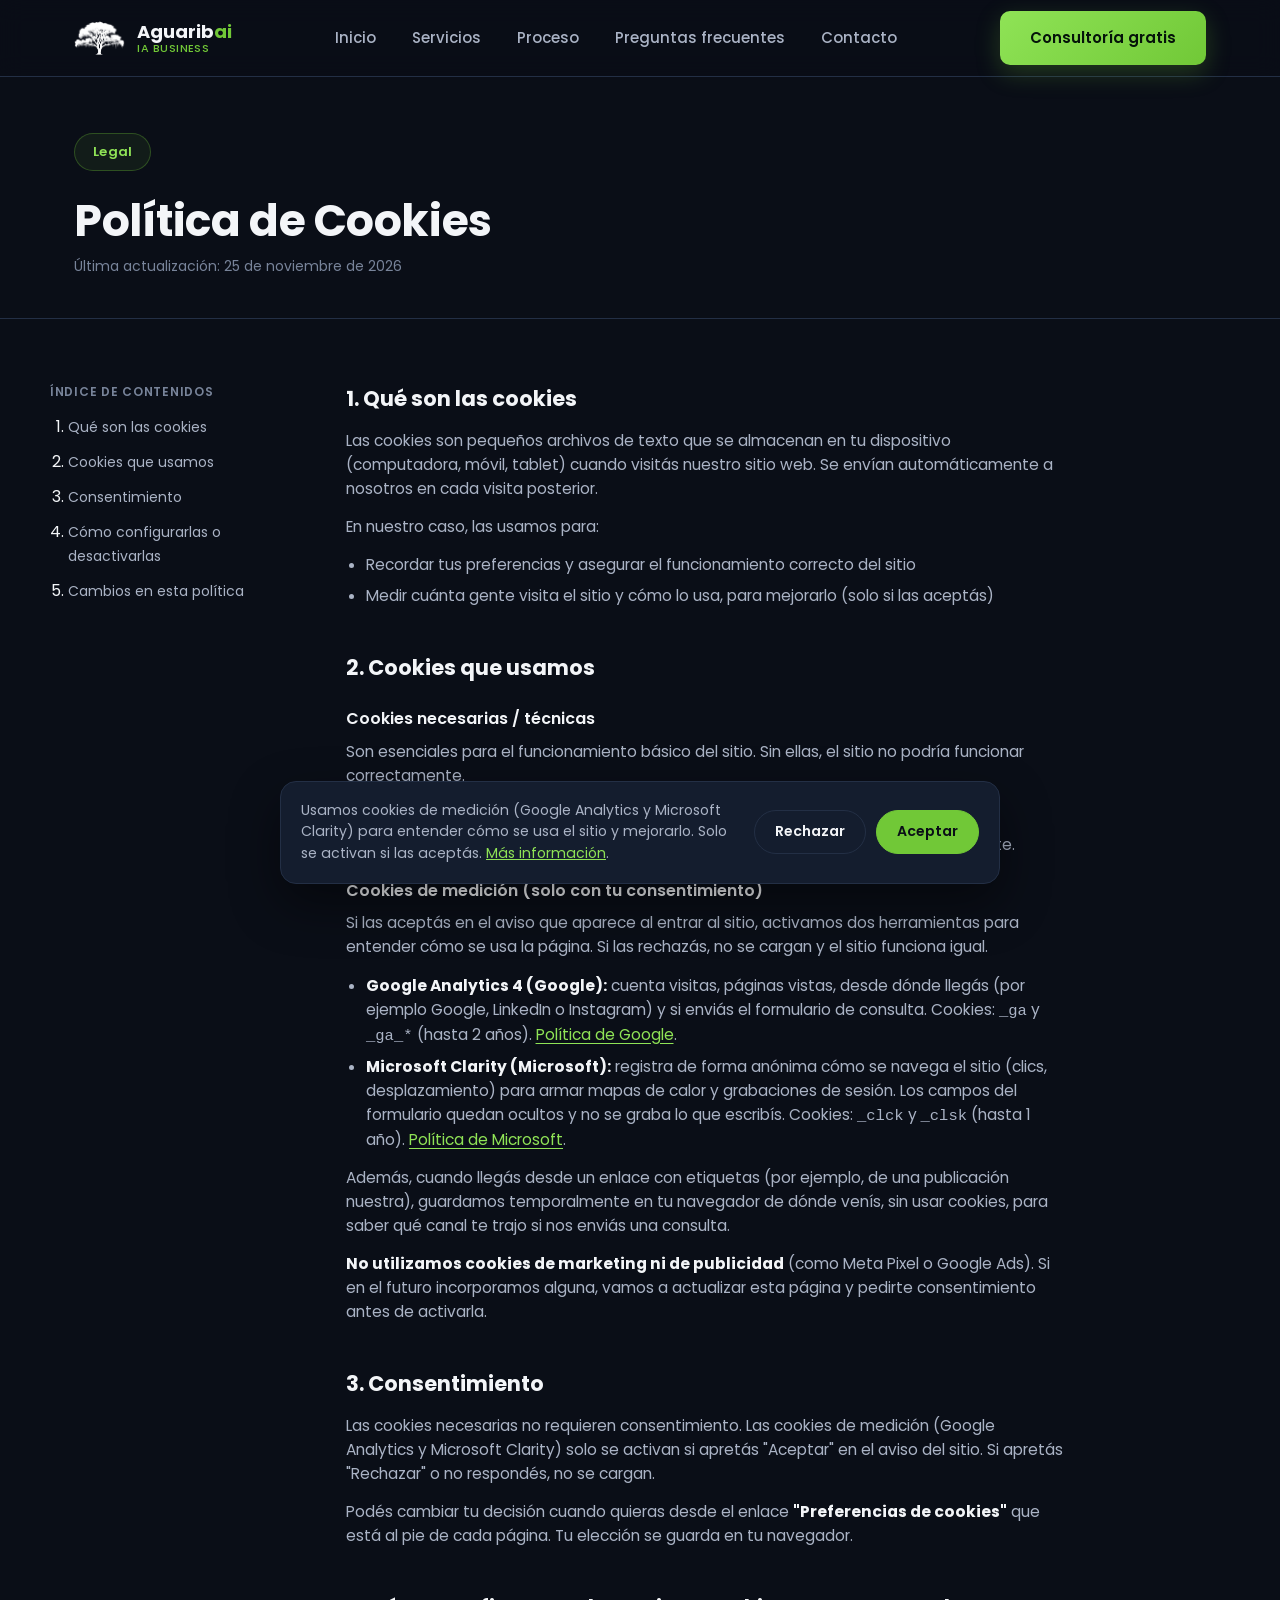
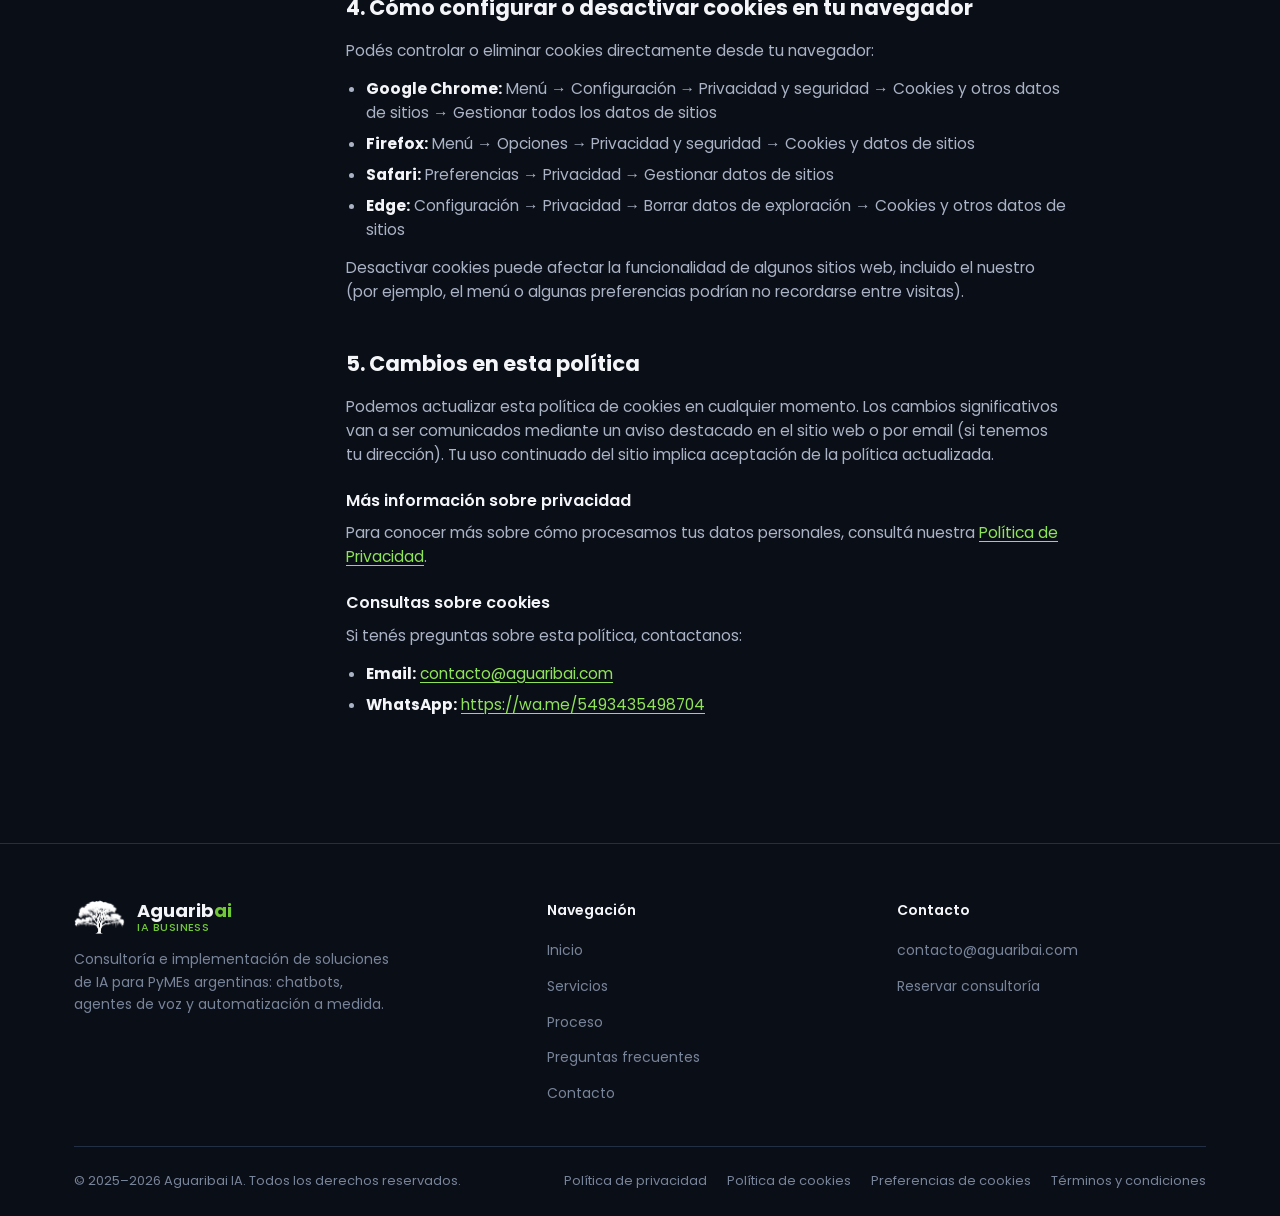
<file: politica-de-cookies.html>
<!DOCTYPE html>
<html lang="es-AR">

<head>
  <meta charset="UTF-8">
  <meta name="viewport" content="width=device-width, initial-scale=1.0">
  <title>Política de Cookies — Aguaribai IA</title>
  <meta name="description"
    content="Qué cookies usa aguaribai.com y cómo podés configurarlas o desactivarlas desde tu navegador.">
  <meta name="robots" content="noindex, follow">

  <meta property="og:type" content="website">
  <meta property="og:url" content="https://aguaribai.com/politica-de-cookies.html">
  <meta property="og:site_name" content="Aguaribai IA">
  <meta property="og:title" content="Política de Cookies — Aguaribai IA">
  <meta property="og:description" content="Qué cookies usa aguaribai.com y cómo configurarlas.">
  <meta property="og:locale" content="es_AR">

  <link rel="icon" type="image/png" href="assets/favicon.png">
  <link rel="canonical" href="https://aguaribai.com/politica-de-cookies.html">

  <link rel="preconnect" href="https://fonts.googleapis.com">
  <link rel="preconnect" href="https://fonts.gstatic.com" crossorigin>
  <link href="https://fonts.googleapis.com/css2?family=Poppins:ital,wght@0,400;0,500;0,600;0,700;1,400&display=swap"
    rel="stylesheet">

  <link rel="stylesheet" href="css/styles.css">
</head>

<body>

  <!-- ============ HEADER ============ -->
  <header class="header">
    <div class="container">
      <a href="index.html" class="logo">
        <img src="assets/tree-white.png" alt="" width="34" height="34">
        <span class="logo-text">
          <span class="name">Aguarib<span class="accent">ai</span></span>
          <span class="tag">IA BUSINESS</span>
        </span>
      </a>

      <nav class="nav-links">
        <a href="index.html#inicio">Inicio</a>
        <a href="index.html#servicios">Servicios</a>
        <a href="index.html#proceso">Proceso</a>
        <a href="index.html#faq">Preguntas frecuentes</a>
        <a href="index.html#contacto">Contacto</a>
      </nav>

      <div class="header-actions">
        <a href="index.html#contacto" class="btn btn-primary">Consultoría gratis</a>
        <button class="nav-toggle" id="navToggle" aria-label="Abrir menú" aria-expanded="false">
          <span></span><span></span><span></span>
        </button>
      </div>
    </div>

    <div class="mobile-menu" id="mobileMenu">
      <a href="index.html#inicio">Inicio</a>
      <a href="index.html#servicios">Servicios</a>
      <a href="index.html#proceso">Proceso</a>
      <a href="index.html#faq">Preguntas frecuentes</a>
      <a href="index.html#contacto">Contacto</a>
      <a href="index.html#contacto" class="btn btn-primary btn-block">Consultoría gratis</a>
    </div>
  </header>

  <main>

    <!-- ============ LEGAL HERO ============ -->
    <section class="legal-hero">
      <div class="container">
        <span class="section-eyebrow">Legal</span>
        <h1 class="section-title">Política de Cookies</h1>
        <p class="legal-updated">Última actualización: 25 de noviembre de 2026</p>
      </div>
    </section>

    <!-- ============ LEGAL CONTENT ============ -->
    <section style="padding: 0;">
      <div class="container legal-layout">

        <aside class="legal-toc">
          <h4>Índice de contenidos</h4>
          <ol>
            <li><a href="#que-son">Qué son las cookies</a></li>
            <li><a href="#tipos">Cookies que usamos</a></li>
            <li><a href="#consentimiento">Consentimiento</a></li>
            <li><a href="#configurar">Cómo configurarlas o desactivarlas</a></li>
            <li><a href="#cambios">Cambios en esta política</a></li>
          </ol>
        </aside>

        <article class="legal-content">

          <h2 id="que-son">1. Qué son las cookies</h2>
          <p>Las cookies son pequeños archivos de texto que se almacenan en tu dispositivo (computadora, móvil,
            tablet) cuando visitás nuestro sitio web. Se envían automáticamente a nosotros en cada visita
            posterior.</p>
          <p>En nuestro caso, las usamos para:</p>
          <ul>
            <li>Recordar tus preferencias y asegurar el funcionamiento correcto del sitio</li>
            <li>Medir cuánta gente visita el sitio y cómo lo usa, para mejorarlo (solo si las aceptás)</li>
          </ul>

          <h2 id="tipos">2. Cookies que usamos</h2>
          <h3>Cookies necesarias / técnicas</h3>
          <p>Son esenciales para el funcionamiento básico del sitio. Sin ellas, el sitio no podría funcionar
            correctamente.</p>
          <ul>
            <li><strong>Ejemplo:</strong> cookies de sesión y preferencias básicas de navegación.</li>
            <li><strong>Consentimiento:</strong> no requieren consentimiento previo; se instalan automáticamente.
            </li>
          </ul>
          <h3>Cookies de medición (solo con tu consentimiento)</h3>
          <p>Si las aceptás en el aviso que aparece al entrar al sitio, activamos dos herramientas para entender
            cómo se usa la página. Si las rechazás, no se cargan y el sitio funciona igual.</p>
          <ul>
            <li><strong>Google Analytics 4 (Google):</strong> cuenta visitas, páginas vistas, desde dónde llegás
              (por ejemplo Google, LinkedIn o Instagram) y si enviás el formulario de consulta. Cookies: <code>_ga</code>
              y <code>_ga_*</code> (hasta 2 años).
              <a href="https://policies.google.com/privacy" target="_blank" rel="noopener">Política de Google</a>.</li>
            <li><strong>Microsoft Clarity (Microsoft):</strong> registra de forma anónima cómo se navega el sitio
              (clics, desplazamiento) para armar mapas de calor y grabaciones de sesión. Los campos del formulario
              quedan ocultos y no se graba lo que escribís. Cookies: <code>_clck</code> y <code>_clsk</code> (hasta
              1 año).
              <a href="https://privacy.microsoft.com/privacystatement" target="_blank" rel="noopener">Política de
                Microsoft</a>.</li>
          </ul>
          <p>Además, cuando llegás desde un enlace con etiquetas (por ejemplo, de una publicación nuestra),
            guardamos temporalmente en tu navegador de dónde venís, sin usar cookies, para saber qué canal te trajo
            si nos enviás una consulta.</p>
          <p><strong>No utilizamos cookies de marketing ni de publicidad</strong> (como Meta Pixel o Google Ads). Si
            en el futuro incorporamos alguna, vamos a actualizar esta página y pedirte consentimiento antes de
            activarla.</p>

          <h2 id="consentimiento">3. Consentimiento</h2>
          <p>Las cookies necesarias no requieren consentimiento. Las cookies de medición (Google Analytics y
            Microsoft Clarity) solo se activan si apretás "Aceptar" en el aviso del sitio. Si apretás "Rechazar" o
            no respondés, no se cargan.</p>
          <p>Podés cambiar tu decisión cuando quieras desde el enlace <strong>"Preferencias de cookies"</strong> que
            está al pie de cada página. Tu elección se guarda en tu navegador.</p>

          <h2 id="configurar">4. Cómo configurar o desactivar cookies en tu navegador</h2>
          <p>Podés controlar o eliminar cookies directamente desde tu navegador:</p>
          <ul>
            <li><strong>Google Chrome:</strong> Menú → Configuración → Privacidad y seguridad → Cookies y otros
              datos de sitios → Gestionar todos los datos de sitios</li>
            <li><strong>Firefox:</strong> Menú → Opciones → Privacidad y seguridad → Cookies y datos de sitios</li>
            <li><strong>Safari:</strong> Preferencias → Privacidad → Gestionar datos de sitios</li>
            <li><strong>Edge:</strong> Configuración → Privacidad → Borrar datos de exploración → Cookies y otros
              datos de sitios</li>
          </ul>
          <p>Desactivar cookies puede afectar la funcionalidad de algunos sitios web, incluido el nuestro (por
            ejemplo, el menú o algunas preferencias podrían no recordarse entre visitas).</p>

          <h2 id="cambios">5. Cambios en esta política</h2>
          <p>Podemos actualizar esta política de cookies en cualquier momento. Los cambios significativos van a ser
            comunicados mediante un aviso destacado en el sitio web o por email (si tenemos tu dirección). Tu uso
            continuado del sitio implica aceptación de la política actualizada.</p>

          <h3>Más información sobre privacidad</h3>
          <p>Para conocer más sobre cómo procesamos tus datos personales, consultá nuestra <a
              href="politica-de-privacidad.html">Política de Privacidad</a>.</p>

          <h3>Consultas sobre cookies</h3>
          <p>Si tenés preguntas sobre esta política, contactanos:</p>
          <ul>
            <li><strong>Email:</strong> <a href="mailto:contacto@aguaribai.com">contacto@aguaribai.com</a></li>
            <li><strong>WhatsApp:</strong> <a href="https://wa.me/5493435498704" target="_blank"
                rel="noopener">https://wa.me/5493435498704</a></li>
          </ul>

        </article>
      </div>
    </section>

  </main>

  <!-- ============ FOOTER ============ -->
  <footer class="footer">
    <div class="container">
      <div class="footer-grid">
        <div class="footer-brand">
          <a href="index.html" class="logo">
            <img src="assets/tree-white.png" alt="" width="30" height="30">
            <span class="logo-text">
              <span class="name">Aguarib<span class="accent">ai</span></span>
              <span class="tag">IA BUSINESS</span>
            </span>
          </a>
          <p>Consultoría e implementación de soluciones de IA para PyMEs argentinas: chatbots, agentes de voz y
            automatización a medida.</p>
        </div>

        <div class="footer-col">
          <h4>Navegación</h4>
          <ul>
            <li><a href="index.html#inicio">Inicio</a></li>
            <li><a href="index.html#servicios">Servicios</a></li>
            <li><a href="index.html#proceso">Proceso</a></li>
            <li><a href="index.html#faq">Preguntas frecuentes</a></li>
            <li><a href="index.html#contacto">Contacto</a></li>
          </ul>
        </div>

        <div class="footer-col">
          <h4>Contacto</h4>
          <ul>
            <li><a href="mailto:contacto@aguaribai.com">contacto@aguaribai.com</a></li>
            <li><a href="index.html#contacto">Reservar consultoría</a></li>
          </ul>
        </div>
      </div>

      <div class="footer-bottom">
        <span>© 2025–<span id="year"></span> Aguaribai IA. Todos los derechos reservados.</span>
        <div class="footer-legal">
          <a href="politica-de-privacidad.html">Política de privacidad</a>
          <a href="politica-de-cookies.html">Política de cookies</a>
          <a href="#" data-cookie-settings>Preferencias de cookies</a>
          <a href="terminos-y-condiciones.html">Términos y condiciones</a>
        </div>
      </div>
    </div>
  </footer>

  <script src="js/medicion.js?v=1"></script>

  <script src="js/main.js"></script>
</body>

</html>
</file>
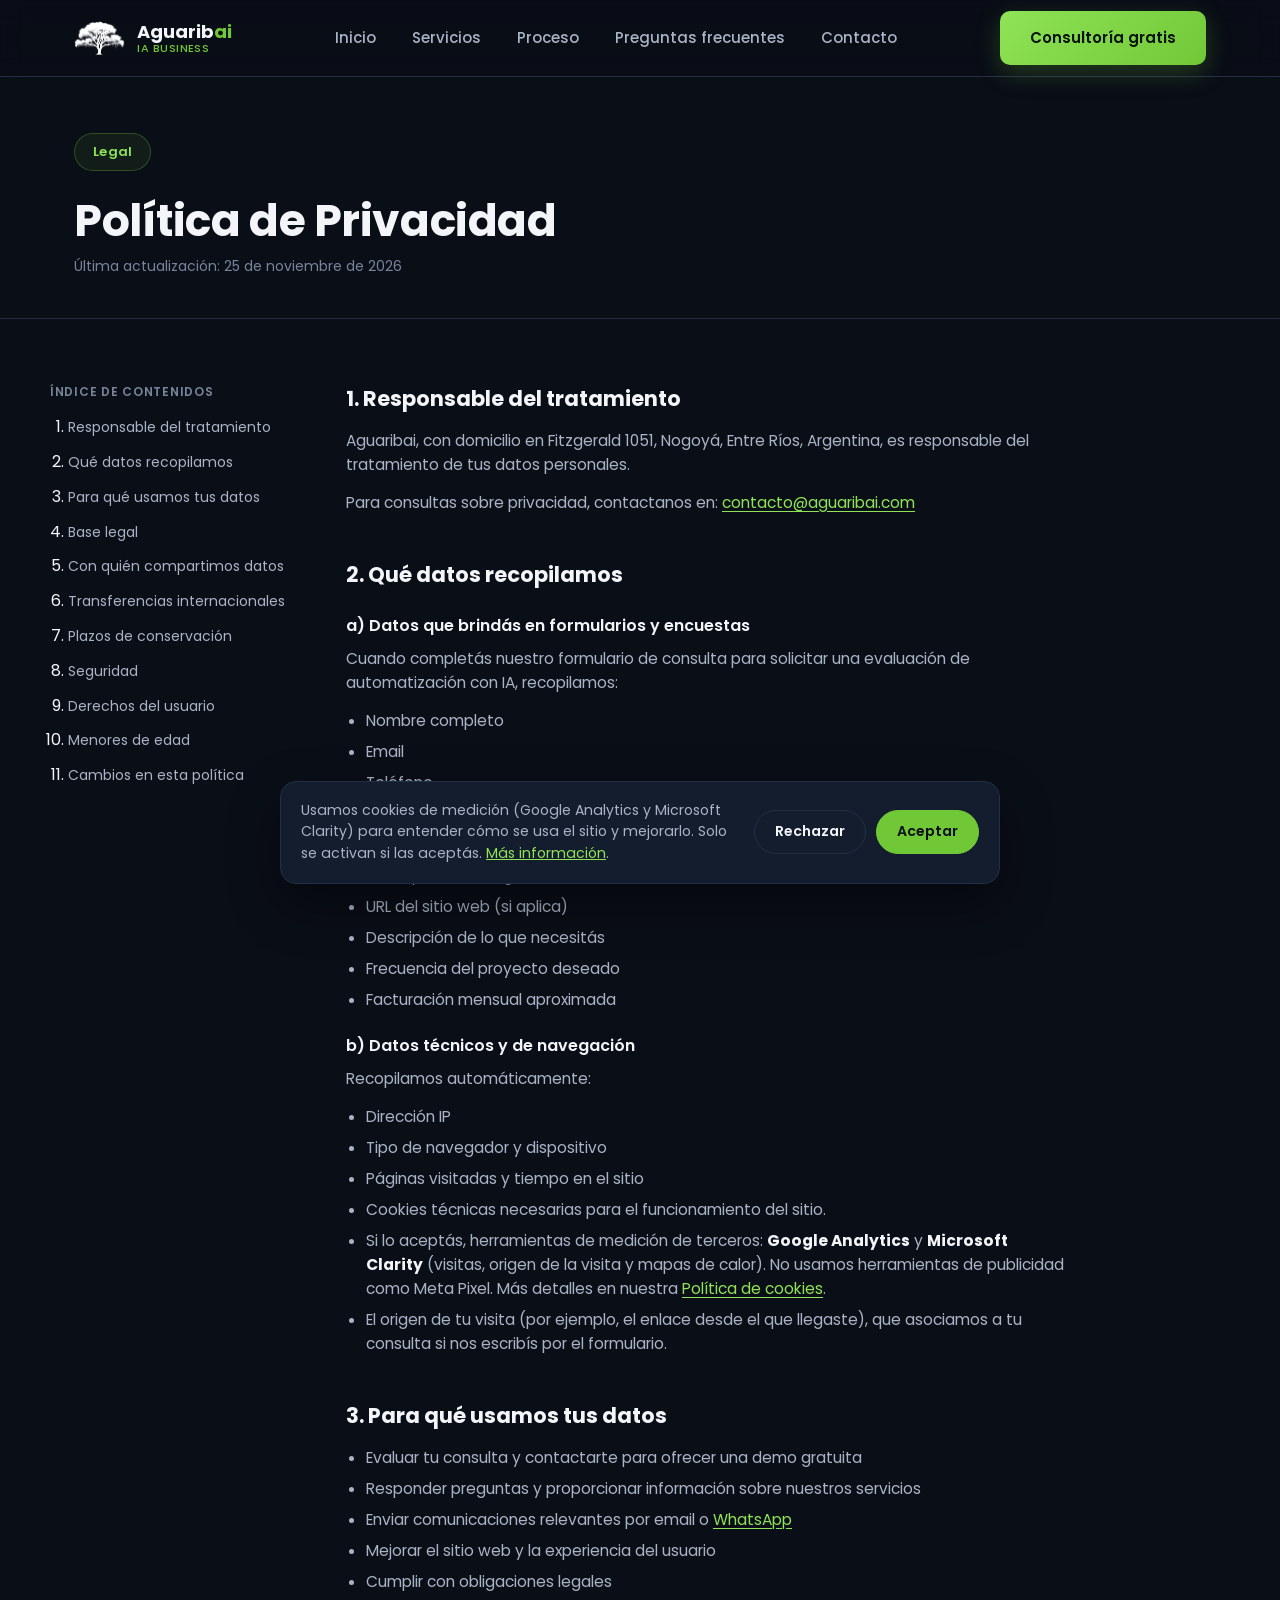
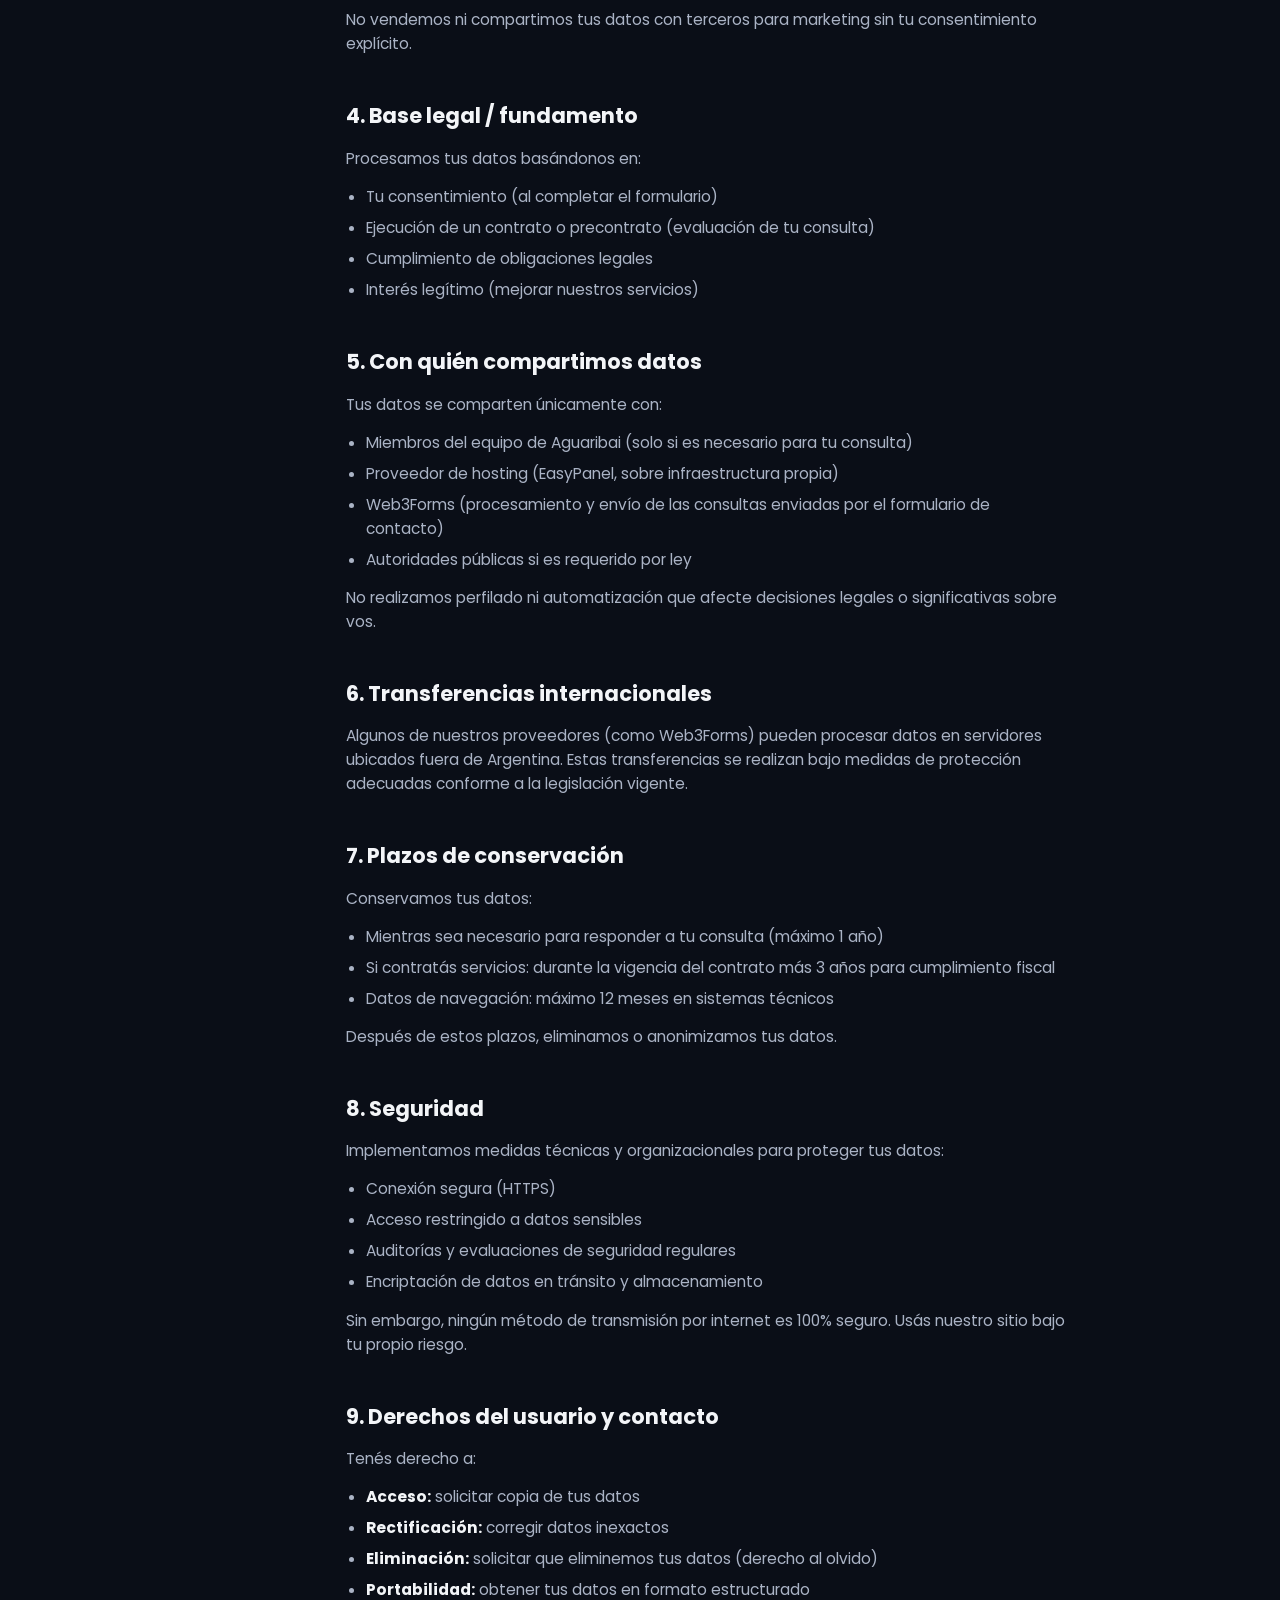
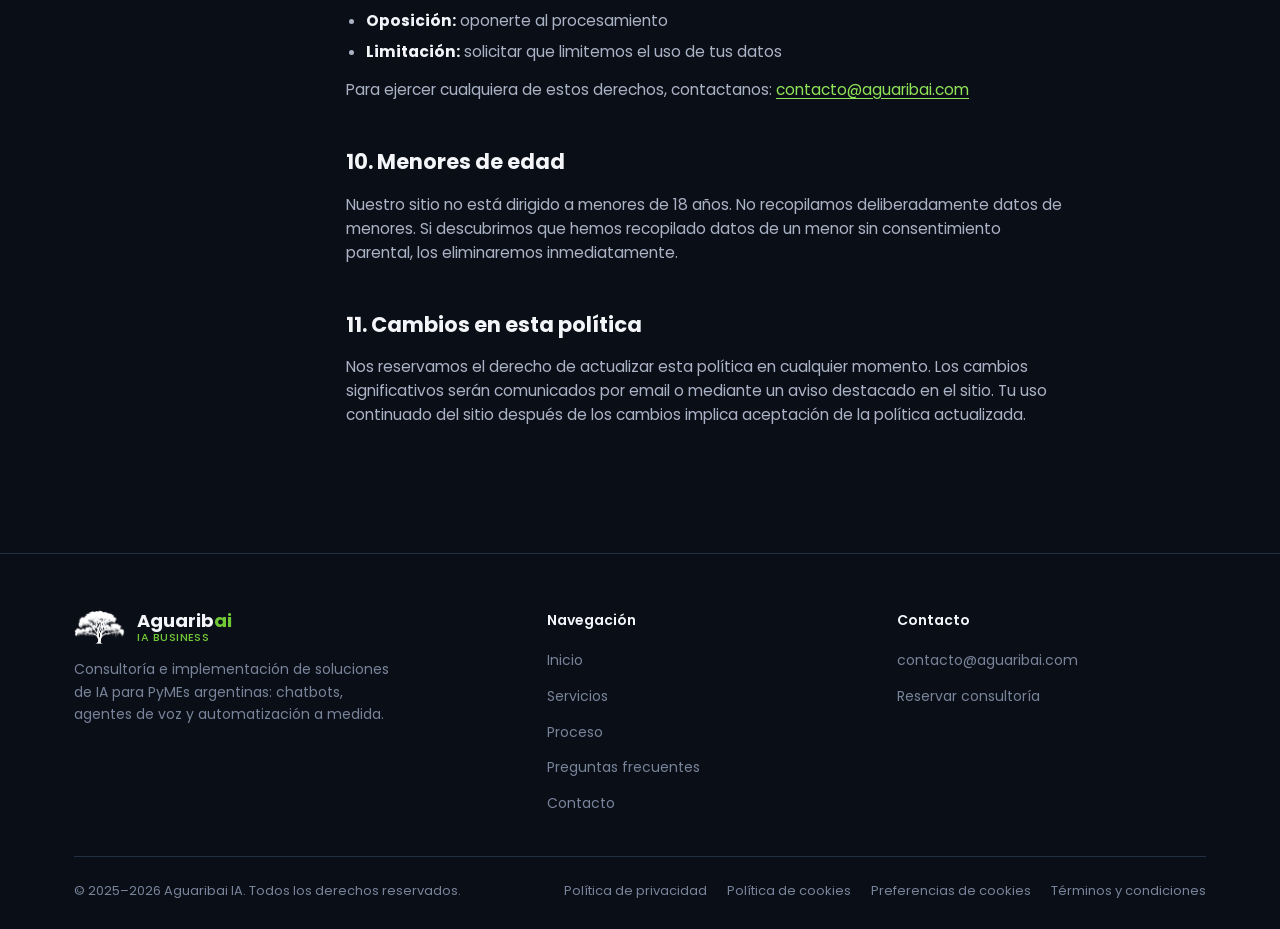
<file: politica-de-privacidad.html>
<!DOCTYPE html>
<html lang="es-AR">

<head>
  <meta charset="UTF-8">
  <meta name="viewport" content="width=device-width, initial-scale=1.0">
  <title>Política de Privacidad — Aguaribai IA</title>
  <meta name="description"
    content="Cómo Aguaribai IA recopila, usa y protege tus datos personales cuando visitás el sitio o completás el formulario de consulta.">
  <meta name="robots" content="noindex, follow">

  <meta property="og:type" content="website">
  <meta property="og:url" content="https://aguaribai.com/politica-de-privacidad.html">
  <meta property="og:site_name" content="Aguaribai IA">
  <meta property="og:title" content="Política de Privacidad — Aguaribai IA">
  <meta property="og:description" content="Cómo Aguaribai IA recopila, usa y protege tus datos personales.">
  <meta property="og:locale" content="es_AR">

  <link rel="icon" type="image/png" href="assets/favicon.png">
  <link rel="canonical" href="https://aguaribai.com/politica-de-privacidad.html">

  <link rel="preconnect" href="https://fonts.googleapis.com">
  <link rel="preconnect" href="https://fonts.gstatic.com" crossorigin>
  <link href="https://fonts.googleapis.com/css2?family=Poppins:ital,wght@0,400;0,500;0,600;0,700;1,400&display=swap"
    rel="stylesheet">

  <link rel="stylesheet" href="css/styles.css">
</head>

<body>

  <!-- ============ HEADER ============ -->
  <header class="header">
    <div class="container">
      <a href="index.html" class="logo">
        <img src="assets/tree-white.png" alt="" width="34" height="34">
        <span class="logo-text">
          <span class="name">Aguarib<span class="accent">ai</span></span>
          <span class="tag">IA BUSINESS</span>
        </span>
      </a>

      <nav class="nav-links">
        <a href="index.html#inicio">Inicio</a>
        <a href="index.html#servicios">Servicios</a>
        <a href="index.html#proceso">Proceso</a>
        <a href="index.html#faq">Preguntas frecuentes</a>
        <a href="index.html#contacto">Contacto</a>
      </nav>

      <div class="header-actions">
        <a href="index.html#contacto" class="btn btn-primary">Consultoría gratis</a>
        <button class="nav-toggle" id="navToggle" aria-label="Abrir menú" aria-expanded="false">
          <span></span><span></span><span></span>
        </button>
      </div>
    </div>

    <div class="mobile-menu" id="mobileMenu">
      <a href="index.html#inicio">Inicio</a>
      <a href="index.html#servicios">Servicios</a>
      <a href="index.html#proceso">Proceso</a>
      <a href="index.html#faq">Preguntas frecuentes</a>
      <a href="index.html#contacto">Contacto</a>
      <a href="index.html#contacto" class="btn btn-primary btn-block">Consultoría gratis</a>
    </div>
  </header>

  <main>

    <!-- ============ LEGAL HERO ============ -->
    <section class="legal-hero">
      <div class="container">
        <span class="section-eyebrow">Legal</span>
        <h1 class="section-title">Política de Privacidad</h1>
        <p class="legal-updated">Última actualización: 25 de noviembre de 2026</p>
      </div>
    </section>

    <!-- ============ LEGAL CONTENT ============ -->
    <section style="padding: 0;">
      <div class="container legal-layout">

        <aside class="legal-toc">
          <h4>Índice de contenidos</h4>
          <ol>
            <li><a href="#responsable">Responsable del tratamiento</a></li>
            <li><a href="#datos">Qué datos recopilamos</a></li>
            <li><a href="#uso">Para qué usamos tus datos</a></li>
            <li><a href="#base-legal">Base legal</a></li>
            <li><a href="#compartimos">Con quién compartimos datos</a></li>
            <li><a href="#transferencias">Transferencias internacionales</a></li>
            <li><a href="#conservacion">Plazos de conservación</a></li>
            <li><a href="#seguridad">Seguridad</a></li>
            <li><a href="#derechos">Derechos del usuario</a></li>
            <li><a href="#menores">Menores de edad</a></li>
            <li><a href="#cambios">Cambios en esta política</a></li>
          </ol>
        </aside>

        <article class="legal-content">

          <h2 id="responsable">1. Responsable del tratamiento</h2>
          <p>Aguaribai, con domicilio en Fitzgerald 1051, Nogoyá, Entre Ríos, Argentina, es responsable del
            tratamiento de tus datos personales.</p>
          <p>Para consultas sobre privacidad, contactanos en: <a
              href="mailto:contacto@aguaribai.com">contacto@aguaribai.com</a></p>

          <h2 id="datos">2. Qué datos recopilamos</h2>
          <h3>a) Datos que brindás en formularios y encuestas</h3>
          <p>Cuando completás nuestro formulario de consulta para solicitar una evaluación de automatización con IA,
            recopilamos:</p>
          <ul>
            <li>Nombre completo</li>
            <li>Email</li>
            <li>Teléfono</li>
            <li>Nombre de tu empresa</li>
            <li>Tipo de negocio</li>
            <li>Descripción del negocio</li>
            <li>URL del sitio web (si aplica)</li>
            <li>Descripción de lo que necesitás</li>
            <li>Frecuencia del proyecto deseado</li>
            <li>Facturación mensual aproximada</li>
          </ul>

          <h3>b) Datos técnicos y de navegación</h3>
          <p>Recopilamos automáticamente:</p>
          <ul>
            <li>Dirección IP</li>
            <li>Tipo de navegador y dispositivo</li>
            <li>Páginas visitadas y tiempo en el sitio</li>
            <li>Cookies técnicas necesarias para el funcionamiento del sitio.</li>
            <li>Si lo aceptás, herramientas de medición de terceros: <strong>Google Analytics</strong> y
              <strong>Microsoft Clarity</strong> (visitas, origen de la visita y mapas de calor). No usamos
              herramientas de publicidad como Meta Pixel. Más detalles en nuestra <a
                href="politica-de-cookies.html">Política de cookies</a>.</li>
            <li>El origen de tu visita (por ejemplo, el enlace desde el que llegaste), que asociamos a tu consulta
              si nos escribís por el formulario.</li>
          </ul>

          <h2 id="uso">3. Para qué usamos tus datos</h2>
          <ul>
            <li>Evaluar tu consulta y contactarte para ofrecer una demo gratuita</li>
            <li>Responder preguntas y proporcionar información sobre nuestros servicios</li>
            <li>Enviar comunicaciones relevantes por email o <a href="https://wa.me/5493435498704" target="_blank"
                rel="noopener">WhatsApp</a></li>
            <li>Mejorar el sitio web y la experiencia del usuario</li>
            <li>Cumplir con obligaciones legales</li>
          </ul>
          <p>No vendemos ni compartimos tus datos con terceros para marketing sin tu consentimiento explícito.</p>

          <h2 id="base-legal">4. Base legal / fundamento</h2>
          <p>Procesamos tus datos basándonos en:</p>
          <ul>
            <li>Tu consentimiento (al completar el formulario)</li>
            <li>Ejecución de un contrato o precontrato (evaluación de tu consulta)</li>
            <li>Cumplimiento de obligaciones legales</li>
            <li>Interés legítimo (mejorar nuestros servicios)</li>
          </ul>

          <h2 id="compartimos">5. Con quién compartimos datos</h2>
          <p>Tus datos se comparten únicamente con:</p>
          <ul>
            <li>Miembros del equipo de Aguaribai (solo si es necesario para tu consulta)</li>
            <li>Proveedor de hosting (EasyPanel, sobre infraestructura propia)</li>
            <li>Web3Forms (procesamiento y envío de las consultas enviadas por el formulario de contacto)</li>
            <li>Autoridades públicas si es requerido por ley</li>
          </ul>
          <p>No realizamos perfilado ni automatización que afecte decisiones legales o significativas sobre vos.</p>

          <h2 id="transferencias">6. Transferencias internacionales</h2>
          <p>Algunos de nuestros proveedores (como Web3Forms) pueden procesar datos en servidores
            ubicados fuera de Argentina. Estas transferencias se realizan bajo medidas de protección adecuadas
            conforme a la legislación vigente.</p>

          <h2 id="conservacion">7. Plazos de conservación</h2>
          <p>Conservamos tus datos:</p>
          <ul>
            <li>Mientras sea necesario para responder a tu consulta (máximo 1 año)</li>
            <li>Si contratás servicios: durante la vigencia del contrato más 3 años para cumplimiento fiscal</li>
            <li>Datos de navegación: máximo 12 meses en sistemas técnicos</li>
          </ul>
          <p>Después de estos plazos, eliminamos o anonimizamos tus datos.</p>

          <h2 id="seguridad">8. Seguridad</h2>
          <p>Implementamos medidas técnicas y organizacionales para proteger tus datos:</p>
          <ul>
            <li>Conexión segura (HTTPS)</li>
            <li>Acceso restringido a datos sensibles</li>
            <li>Auditorías y evaluaciones de seguridad regulares</li>
            <li>Encriptación de datos en tránsito y almacenamiento</li>
          </ul>
          <p>Sin embargo, ningún método de transmisión por internet es 100% seguro. Usás nuestro sitio bajo tu propio
            riesgo.</p>

          <h2 id="derechos">9. Derechos del usuario y contacto</h2>
          <p>Tenés derecho a:</p>
          <ul>
            <li><strong>Acceso:</strong> solicitar copia de tus datos</li>
            <li><strong>Rectificación:</strong> corregir datos inexactos</li>
            <li><strong>Eliminación:</strong> solicitar que eliminemos tus datos (derecho al olvido)</li>
            <li><strong>Portabilidad:</strong> obtener tus datos en formato estructurado</li>
            <li><strong>Oposición:</strong> oponerte al procesamiento</li>
            <li><strong>Limitación:</strong> solicitar que limitemos el uso de tus datos</li>
          </ul>
          <p>Para ejercer cualquiera de estos derechos, contactanos: <a
              href="mailto:contacto@aguaribai.com">contacto@aguaribai.com</a></p>

          <h2 id="menores">10. Menores de edad</h2>
          <p>Nuestro sitio no está dirigido a menores de 18 años. No recopilamos deliberadamente datos de menores.
            Si descubrimos que hemos recopilado datos de un menor sin consentimiento parental, los eliminaremos
            inmediatamente.</p>

          <h2 id="cambios">11. Cambios en esta política</h2>
          <p>Nos reservamos el derecho de actualizar esta política en cualquier momento. Los cambios significativos
            serán comunicados por email o mediante un aviso destacado en el sitio. Tu uso continuado del sitio
            después de los cambios implica aceptación de la política actualizada.</p>

        </article>
      </div>
    </section>

  </main>

  <!-- ============ FOOTER ============ -->
  <footer class="footer">
    <div class="container">
      <div class="footer-grid">
        <div class="footer-brand">
          <a href="index.html" class="logo">
            <img src="assets/tree-white.png" alt="" width="30" height="30">
            <span class="logo-text">
              <span class="name">Aguarib<span class="accent">ai</span></span>
              <span class="tag">IA BUSINESS</span>
            </span>
          </a>
          <p>Consultoría e implementación de soluciones de IA para PyMEs argentinas: chatbots, agentes de voz y
            automatización a medida.</p>
        </div>

        <div class="footer-col">
          <h4>Navegación</h4>
          <ul>
            <li><a href="index.html#inicio">Inicio</a></li>
            <li><a href="index.html#servicios">Servicios</a></li>
            <li><a href="index.html#proceso">Proceso</a></li>
            <li><a href="index.html#faq">Preguntas frecuentes</a></li>
            <li><a href="index.html#contacto">Contacto</a></li>
          </ul>
        </div>

        <div class="footer-col">
          <h4>Contacto</h4>
          <ul>
            <li><a href="mailto:contacto@aguaribai.com">contacto@aguaribai.com</a></li>
            <li><a href="index.html#contacto">Reservar consultoría</a></li>
          </ul>
        </div>
      </div>

      <div class="footer-bottom">
        <span>© 2025–<span id="year"></span> Aguaribai IA. Todos los derechos reservados.</span>
        <div class="footer-legal">
          <a href="politica-de-privacidad.html">Política de privacidad</a>
          <a href="politica-de-cookies.html">Política de cookies</a>
          <a href="#" data-cookie-settings>Preferencias de cookies</a>
          <a href="terminos-y-condiciones.html">Términos y condiciones</a>
        </div>
      </div>
    </div>
  </footer>

  <script src="js/medicion.js?v=1"></script>

  <script src="js/main.js"></script>
</body>

</html>
</file>
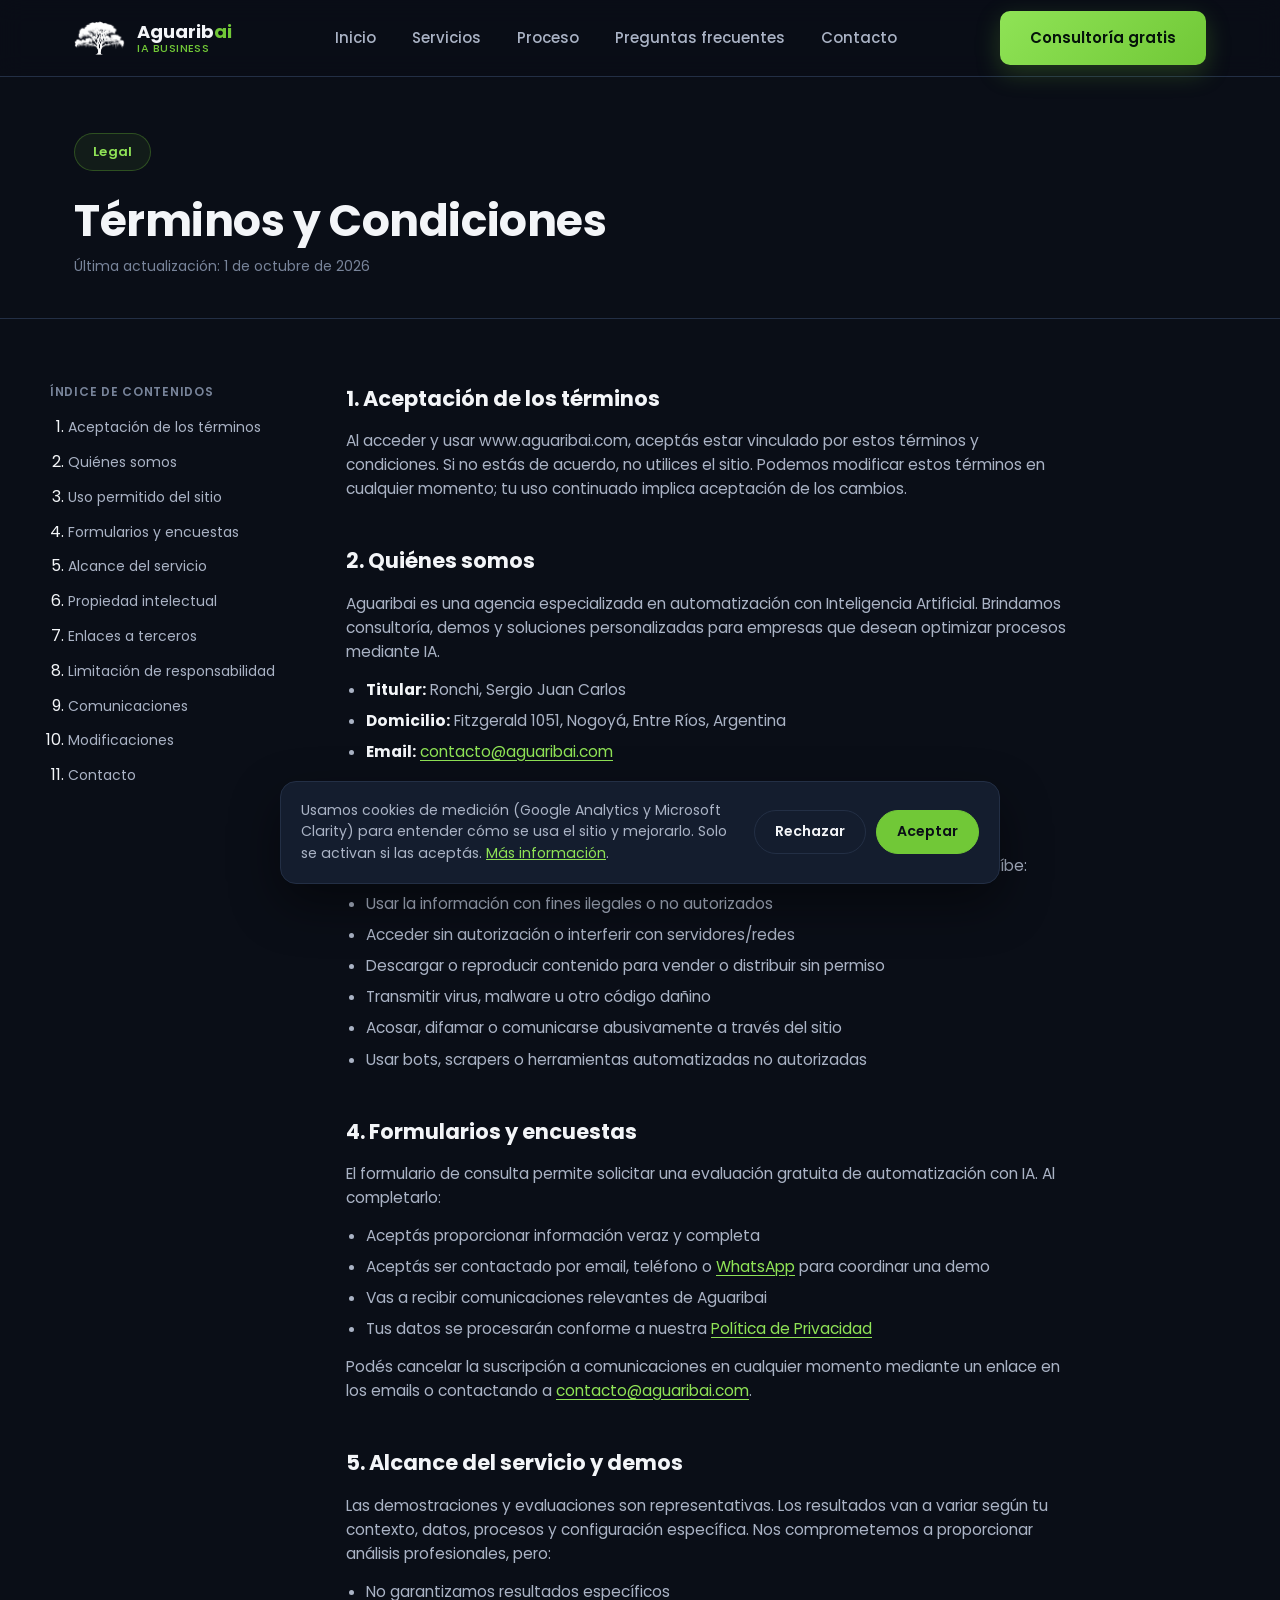
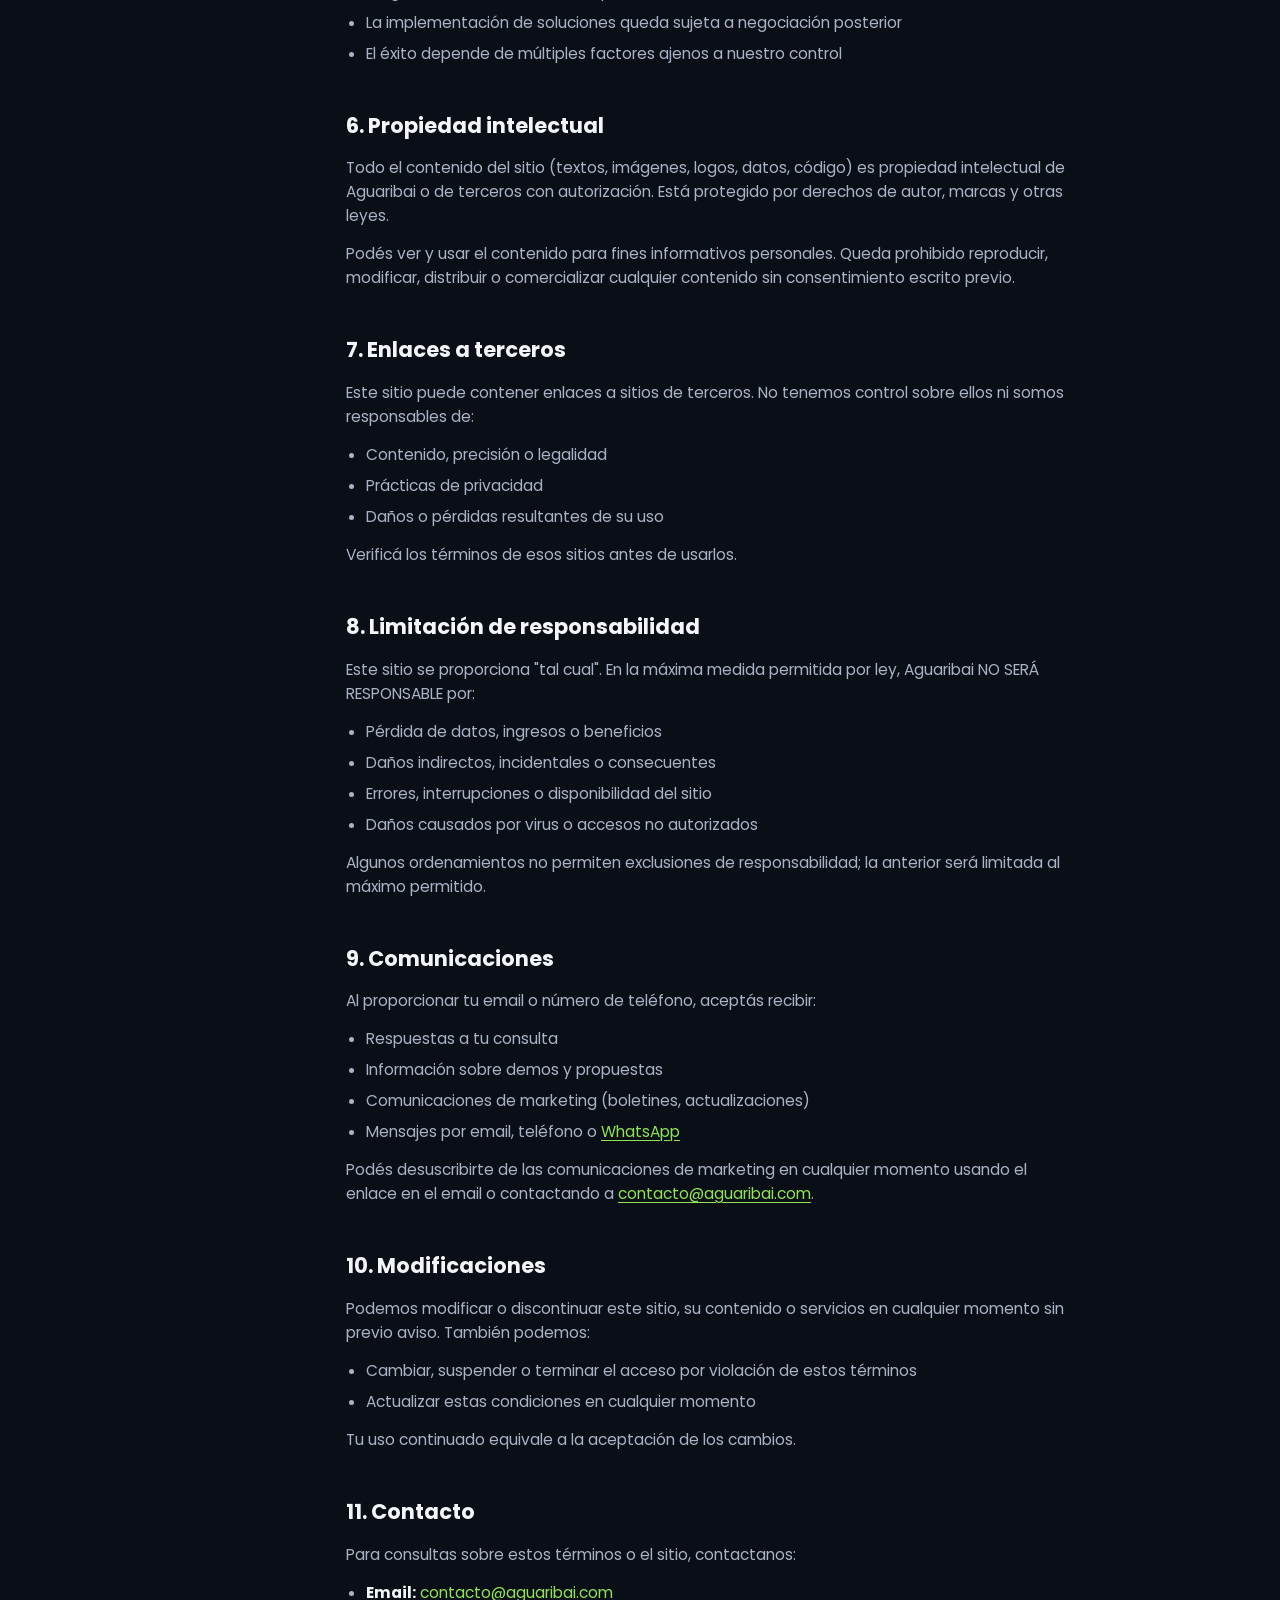
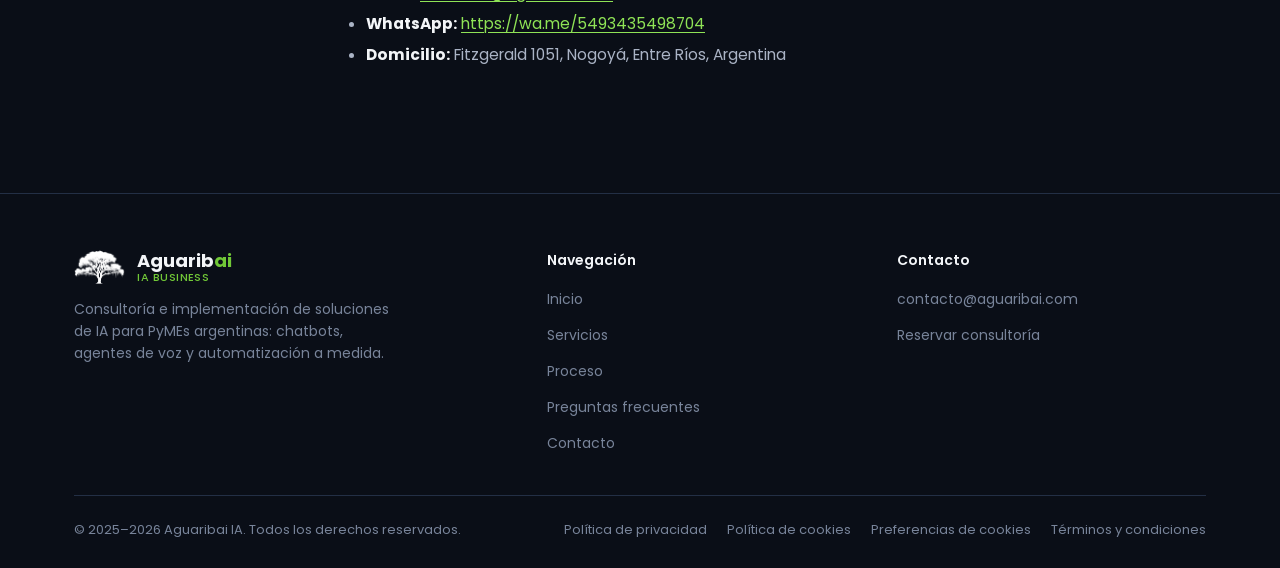
<file: terminos-y-condiciones.html>
<!DOCTYPE html>
<html lang="es-AR">

<head>
  <meta charset="UTF-8">
  <meta name="viewport" content="width=device-width, initial-scale=1.0">
  <title>Términos y Condiciones — Aguaribai IA</title>
  <meta name="description"
    content="Condiciones de uso del sitio aguaribai.com y de los servicios de consultoría e implementación de IA de Aguaribai.">
  <meta name="robots" content="noindex, follow">

  <meta property="og:type" content="website">
  <meta property="og:url" content="https://aguaribai.com/terminos-y-condiciones.html">
  <meta property="og:site_name" content="Aguaribai IA">
  <meta property="og:title" content="Términos y Condiciones — Aguaribai IA">
  <meta property="og:description" content="Condiciones de uso del sitio aguaribai.com y de los servicios de Aguaribai.">
  <meta property="og:locale" content="es_AR">

  <link rel="icon" type="image/png" href="assets/favicon.png">
  <link rel="canonical" href="https://aguaribai.com/terminos-y-condiciones.html">

  <link rel="preconnect" href="https://fonts.googleapis.com">
  <link rel="preconnect" href="https://fonts.gstatic.com" crossorigin>
  <link href="https://fonts.googleapis.com/css2?family=Poppins:ital,wght@0,400;0,500;0,600;0,700;1,400&display=swap"
    rel="stylesheet">

  <link rel="stylesheet" href="css/styles.css">
</head>

<body>

  <!-- ============ HEADER ============ -->
  <header class="header">
    <div class="container">
      <a href="index.html" class="logo">
        <img src="assets/tree-white.png" alt="" width="34" height="34">
        <span class="logo-text">
          <span class="name">Aguarib<span class="accent">ai</span></span>
          <span class="tag">IA BUSINESS</span>
        </span>
      </a>

      <nav class="nav-links">
        <a href="index.html#inicio">Inicio</a>
        <a href="index.html#servicios">Servicios</a>
        <a href="index.html#proceso">Proceso</a>
        <a href="index.html#faq">Preguntas frecuentes</a>
        <a href="index.html#contacto">Contacto</a>
      </nav>

      <div class="header-actions">
        <a href="index.html#contacto" class="btn btn-primary">Consultoría gratis</a>
        <button class="nav-toggle" id="navToggle" aria-label="Abrir menú" aria-expanded="false">
          <span></span><span></span><span></span>
        </button>
      </div>
    </div>

    <div class="mobile-menu" id="mobileMenu">
      <a href="index.html#inicio">Inicio</a>
      <a href="index.html#servicios">Servicios</a>
      <a href="index.html#proceso">Proceso</a>
      <a href="index.html#faq">Preguntas frecuentes</a>
      <a href="index.html#contacto">Contacto</a>
      <a href="index.html#contacto" class="btn btn-primary btn-block">Consultoría gratis</a>
    </div>
  </header>

  <main>

    <!-- ============ LEGAL HERO ============ -->
    <section class="legal-hero">
      <div class="container">
        <span class="section-eyebrow">Legal</span>
        <h1 class="section-title">Términos y Condiciones</h1>
        <p class="legal-updated">Última actualización: 1 de octubre de 2026</p>
      </div>
    </section>

    <!-- ============ LEGAL CONTENT ============ -->
    <section style="padding: 0;">
      <div class="container legal-layout">

        <aside class="legal-toc">
          <h4>Índice de contenidos</h4>
          <ol>
            <li><a href="#aceptacion">Aceptación de los términos</a></li>
            <li><a href="#quienes-somos">Quiénes somos</a></li>
            <li><a href="#uso-permitido">Uso permitido del sitio</a></li>
            <li><a href="#formularios">Formularios y encuestas</a></li>
            <li><a href="#alcance">Alcance del servicio</a></li>
            <li><a href="#propiedad">Propiedad intelectual</a></li>
            <li><a href="#enlaces">Enlaces a terceros</a></li>
            <li><a href="#responsabilidad">Limitación de responsabilidad</a></li>
            <li><a href="#comunicaciones">Comunicaciones</a></li>
            <li><a href="#modificaciones">Modificaciones</a></li>
            <li><a href="#contacto-legal">Contacto</a></li>
          </ol>
        </aside>

        <article class="legal-content">

          <h2 id="aceptacion">1. Aceptación de los términos</h2>
          <p>Al acceder y usar www.aguaribai.com, aceptás estar vinculado por estos términos y condiciones. Si no
            estás de acuerdo, no utilices el sitio. Podemos modificar estos términos en cualquier momento; tu uso
            continuado implica aceptación de los cambios.</p>

          <h2 id="quienes-somos">2. Quiénes somos</h2>
          <p>Aguaribai es una agencia especializada en automatización con Inteligencia Artificial. Brindamos
            consultoría, demos y soluciones personalizadas para empresas que desean optimizar procesos mediante IA.
          </p>
          <ul>
            <li><strong>Titular:</strong> Ronchi, Sergio Juan Carlos</li>
            <li><strong>Domicilio:</strong> Fitzgerald 1051, Nogoyá, Entre Ríos, Argentina</li>
            <li><strong>Email:</strong> <a href="mailto:contacto@aguaribai.com">contacto@aguaribai.com</a></li>
          </ul>

          <h2 id="uso-permitido">3. Uso permitido del sitio</h2>
          <p>Aceptás usar este sitio solo para fines lícitos y de acuerdo con estos términos. Se prohíbe:</p>
          <ul>
            <li>Usar la información con fines ilegales o no autorizados</li>
            <li>Acceder sin autorización o interferir con servidores/redes</li>
            <li>Descargar o reproducir contenido para vender o distribuir sin permiso</li>
            <li>Transmitir virus, malware u otro código dañino</li>
            <li>Acosar, difamar o comunicarse abusivamente a través del sitio</li>
            <li>Usar bots, scrapers o herramientas automatizadas no autorizadas</li>
          </ul>

          <h2 id="formularios">4. Formularios y encuestas</h2>
          <p>El formulario de consulta permite solicitar una evaluación gratuita de automatización con IA. Al
            completarlo:</p>
          <ul>
            <li>Aceptás proporcionar información veraz y completa</li>
            <li>Aceptás ser contactado por email, teléfono o <a href="https://wa.me/5493435498704" target="_blank"
                rel="noopener">WhatsApp</a> para coordinar una demo</li>
            <li>Vas a recibir comunicaciones relevantes de Aguaribai</li>
            <li>Tus datos se procesarán conforme a nuestra <a href="politica-de-privacidad.html">Política de
                Privacidad</a></li>
          </ul>
          <p>Podés cancelar la suscripción a comunicaciones en cualquier momento mediante un enlace en los emails o
            contactando a <a href="mailto:contacto@aguaribai.com">contacto@aguaribai.com</a>.</p>

          <h2 id="alcance">5. Alcance del servicio y demos</h2>
          <p>Las demostraciones y evaluaciones son representativas. Los resultados van a variar según tu contexto,
            datos, procesos y configuración específica. Nos comprometemos a proporcionar análisis profesionales,
            pero:</p>
          <ul>
            <li>No garantizamos resultados específicos</li>
            <li>La implementación de soluciones queda sujeta a negociación posterior</li>
            <li>El éxito depende de múltiples factores ajenos a nuestro control</li>
          </ul>

          <h2 id="propiedad">6. Propiedad intelectual</h2>
          <p>Todo el contenido del sitio (textos, imágenes, logos, datos, código) es propiedad intelectual de
            Aguaribai o de terceros con autorización. Está protegido por derechos de autor, marcas y otras leyes.</p>
          <p>Podés ver y usar el contenido para fines informativos personales. Queda prohibido reproducir, modificar,
            distribuir o comercializar cualquier contenido sin consentimiento escrito previo.</p>

          <h2 id="enlaces">7. Enlaces a terceros</h2>
          <p>Este sitio puede contener enlaces a sitios de terceros. No tenemos control sobre ellos ni somos
            responsables de:</p>
          <ul>
            <li>Contenido, precisión o legalidad</li>
            <li>Prácticas de privacidad</li>
            <li>Daños o pérdidas resultantes de su uso</li>
          </ul>
          <p>Verificá los términos de esos sitios antes de usarlos.</p>

          <h2 id="responsabilidad">8. Limitación de responsabilidad</h2>
          <p>Este sitio se proporciona "tal cual". En la máxima medida permitida por ley, Aguaribai NO SERÁ
            RESPONSABLE por:</p>
          <ul>
            <li>Pérdida de datos, ingresos o beneficios</li>
            <li>Daños indirectos, incidentales o consecuentes</li>
            <li>Errores, interrupciones o disponibilidad del sitio</li>
            <li>Daños causados por virus o accesos no autorizados</li>
          </ul>
          <p>Algunos ordenamientos no permiten exclusiones de responsabilidad; la anterior será limitada al máximo
            permitido.</p>

          <h2 id="comunicaciones">9. Comunicaciones</h2>
          <p>Al proporcionar tu email o número de teléfono, aceptás recibir:</p>
          <ul>
            <li>Respuestas a tu consulta</li>
            <li>Información sobre demos y propuestas</li>
            <li>Comunicaciones de marketing (boletines, actualizaciones)</li>
            <li>Mensajes por email, teléfono o <a href="https://wa.me/5493435498704" target="_blank"
                rel="noopener">WhatsApp</a></li>
          </ul>
          <p>Podés desuscribirte de las comunicaciones de marketing en cualquier momento usando el enlace en el
            email o contactando a <a href="mailto:contacto@aguaribai.com">contacto@aguaribai.com</a>.</p>

          <h2 id="modificaciones">10. Modificaciones</h2>
          <p>Podemos modificar o discontinuar este sitio, su contenido o servicios en cualquier momento sin previo
            aviso. También podemos:</p>
          <ul>
            <li>Cambiar, suspender o terminar el acceso por violación de estos términos</li>
            <li>Actualizar estas condiciones en cualquier momento</li>
          </ul>
          <p>Tu uso continuado equivale a la aceptación de los cambios.</p>

          <h2 id="contacto-legal">11. Contacto</h2>
          <p>Para consultas sobre estos términos o el sitio, contactanos:</p>
          <ul>
            <li><strong>Email:</strong> <a href="mailto:contacto@aguaribai.com">contacto@aguaribai.com</a></li>
            <li><strong>WhatsApp:</strong> <a href="https://wa.me/5493435498704" target="_blank"
                rel="noopener">https://wa.me/5493435498704</a></li>
            <li><strong>Domicilio:</strong> Fitzgerald 1051, Nogoyá, Entre Ríos, Argentina</li>
          </ul>

        </article>
      </div>
    </section>

  </main>

  <!-- ============ FOOTER ============ -->
  <footer class="footer">
    <div class="container">
      <div class="footer-grid">
        <div class="footer-brand">
          <a href="index.html" class="logo">
            <img src="assets/tree-white.png" alt="" width="30" height="30">
            <span class="logo-text">
              <span class="name">Aguarib<span class="accent">ai</span></span>
              <span class="tag">IA BUSINESS</span>
            </span>
          </a>
          <p>Consultoría e implementación de soluciones de IA para PyMEs argentinas: chatbots, agentes de voz y
            automatización a medida.</p>
        </div>

        <div class="footer-col">
          <h4>Navegación</h4>
          <ul>
            <li><a href="index.html#inicio">Inicio</a></li>
            <li><a href="index.html#servicios">Servicios</a></li>
            <li><a href="index.html#proceso">Proceso</a></li>
            <li><a href="index.html#faq">Preguntas frecuentes</a></li>
            <li><a href="index.html#contacto">Contacto</a></li>
          </ul>
        </div>

        <div class="footer-col">
          <h4>Contacto</h4>
          <ul>
            <li><a href="mailto:contacto@aguaribai.com">contacto@aguaribai.com</a></li>
            <li><a href="index.html#contacto">Reservar consultoría</a></li>
          </ul>
        </div>
      </div>

      <div class="footer-bottom">
        <span>© 2025–<span id="year"></span> Aguaribai IA. Todos los derechos reservados.</span>
        <div class="footer-legal">
          <a href="politica-de-privacidad.html">Política de privacidad</a>
          <a href="politica-de-cookies.html">Política de cookies</a>
          <a href="#" data-cookie-settings>Preferencias de cookies</a>
          <a href="terminos-y-condiciones.html">Términos y condiciones</a>
        </div>
      </div>
    </div>
  </footer>

  <script src="js/medicion.js?v=1"></script>

  <script src="js/main.js"></script>
</body>

</html>
</file>
<file: css/styles.css>
/* ============================================
   Aguaribai IA — Design tokens & base
   ============================================ */
:root {
  /* Marca: un solo verde consistente en toda la UI */
  --green: #71c837;
  --green-light: #8fe356;
  --green-dark: #4f9426;

  /* Fondo y superficies */
  --navy-950: #0a0e17;
  --navy-900: #0d131f;
  --navy-800: #121a29;
  --surface: #141d2e;
  --surface-border: #232f45;

  /* Texto */
  --text-primary: #f3f5f8;
  --text-secondary: #aab3c5;
  --text-muted: #78849a;

  /* Acentos secundarios (uso moderado, solo donde aportan significado) */
  --accent-blue: #5b8def;
  --accent-violet: #a67df0;

  --radius-sm: 10px;
  --radius-md: 16px;
  --radius-lg: 24px;

  --shadow-glow: 0 0 60px rgba(113, 200, 55, 0.12);
  --container: 1180px;

  --font-sans: 'Poppins', -apple-system, BlinkMacSystemFont, 'Segoe UI', sans-serif;
}

* { box-sizing: border-box; margin: 0; padding: 0; }

html { scroll-behavior: smooth; }

body {
  font-family: var(--font-sans);
  background: var(--navy-950);
  color: var(--text-primary);
  line-height: 1.55;
  -webkit-font-smoothing: antialiased;
  overflow-x: hidden;
}

img { max-width: 100%; display: block; }
a { color: inherit; text-decoration: none; }
ul { list-style: none; }
button { font-family: inherit; cursor: pointer; border: none; background: none; color: inherit; }

.container {
  max-width: var(--container);
  margin: 0 auto;
  padding: 0 24px;
}

section { position: relative; padding: 96px 0; }
@media (max-width: 768px) { section { padding: 64px 0; } }

.section-eyebrow {
  display: inline-flex;
  align-items: center;
  gap: 8px;
  padding: 8px 18px;
  border-radius: 999px;
  border: 1px solid rgba(113, 200, 55, 0.3);
  background: rgba(113, 200, 55, 0.08);
  color: var(--green-light);
  font-size: 13px;
  font-weight: 600;
  letter-spacing: 0.02em;
  margin-bottom: 24px;
}

.section-title {
  font-size: clamp(28px, 4vw, 44px);
  font-weight: 700;
  line-height: 1.2;
  margin-bottom: 16px;
  letter-spacing: -0.01em;
}

.section-subtitle {
  font-size: 18px;
  color: var(--text-secondary);
  max-width: 640px;
}

.text-center { text-align: center; }
.mx-auto { margin-left: auto; margin-right: auto; }

.accent-green { color: var(--green); }

/* ============================================
   Buttons
   ============================================ */
.btn {
  display: inline-flex;
  align-items: center;
  justify-content: center;
  gap: 10px;
  padding: 15px 30px;
  border-radius: var(--radius-sm);
  font-weight: 600;
  font-size: 15px;
  transition: transform 0.15s ease, box-shadow 0.15s ease, background 0.15s ease;
  white-space: nowrap;
}

.btn-primary {
  background: linear-gradient(135deg, var(--green-light), var(--green));
  color: #05130a;
  box-shadow: 0 8px 24px rgba(113, 200, 55, 0.25);
}
.btn-primary:hover { transform: translateY(-2px); box-shadow: 0 12px 32px rgba(113, 200, 55, 0.35); }

.btn-outline {
  background: transparent;
  color: var(--text-primary);
  border: 1px solid var(--surface-border);
}
.btn-outline:hover { border-color: var(--green); color: var(--green-light); }

.btn-block { width: 100%; }
.btn-lg { padding: 18px 36px; font-size: 16px; }

/* ============================================
   Header
   ============================================ */
.header {
  position: sticky;
  top: 0;
  z-index: 100;
  background: rgba(10, 14, 23, 0.85);
  backdrop-filter: blur(12px);
  border-bottom: 1px solid var(--surface-border);
}

.header .container {
  display: flex;
  align-items: center;
  justify-content: space-between;
  height: 76px;
}

.logo {
  display: flex;
  align-items: center;
  gap: 12px;
}
.logo img { height: 34px; width: auto; }
.logo-text {
  display: flex;
  flex-direction: column;
  line-height: 1.1;
}
.logo-text .name { font-weight: 700; font-size: 18px; color: var(--text-primary); }
.logo-text .name .accent { color: var(--green); }
.logo-text .tag { font-size: 11px; color: var(--green); letter-spacing: 0.04em; font-weight: 500; }

.nav-links {
  display: flex;
  align-items: center;
  gap: 36px;
}
.nav-links a {
  font-size: 15px;
  font-weight: 500;
  color: var(--text-secondary);
  transition: color 0.15s ease;
  position: relative;
}
.nav-links a:hover, .nav-links a.active { color: var(--text-primary); }
.nav-links a.active::after {
  content: '';
  position: absolute;
  bottom: -26px;
  left: 0;
  right: 0;
  height: 2px;
  background: var(--green);
}

.header-actions { display: flex; align-items: center; gap: 20px; }

.nav-toggle {
  display: none;
  flex-direction: column;
  gap: 5px;
  padding: 8px;
}
.nav-toggle span {
  width: 22px;
  height: 2px;
  background: var(--text-primary);
  border-radius: 2px;
  transition: all 0.2s ease;
}

@media (max-width: 860px) {
  .nav-links { display: none; }
  .nav-toggle { display: flex; }
  .header-actions .btn-primary { display: none; }

  .mobile-menu {
    display: none;
    position: absolute;
    top: 76px;
    left: 0;
    right: 0;
    background: var(--navy-900);
    border-bottom: 1px solid var(--surface-border);
    padding: 24px;
    flex-direction: column;
    gap: 20px;
  }
  .mobile-menu.open { display: flex; }
  .mobile-menu a:not(.btn) { font-size: 16px; font-weight: 500; color: var(--text-secondary); }
  .mobile-menu .btn { margin-top: 8px; color: #05130a; }
}
@media (min-width: 861px) { .mobile-menu { display: none !important; } }

/* ============================================
   Hero
   ============================================ */
.hero {
  padding: 72px 0 96px;
  position: relative;
  overflow: hidden;
}
.hero::before {
  content: '';
  position: absolute;
  top: -100px;
  right: -200px;
  width: 700px;
  height: 700px;
  background: radial-gradient(circle, rgba(113,200,55,0.16), transparent 70%);
  pointer-events: none;
  animation: breathe 8s ease-in-out infinite;
}

.hero-network {
  position: absolute;
  inset: 0;
  width: 100%;
  height: 100%;
  z-index: 0;
  pointer-events: none;
  mask-image: linear-gradient(to bottom, black 0%, black 70%, transparent 100%);
  -webkit-mask-image: linear-gradient(to bottom, black 0%, black 70%, transparent 100%);
}

.hero .container { position: relative; z-index: 1; }

@keyframes breathe {
  0%, 100% { opacity: 0.75; transform: scale(1); }
  50% { opacity: 1; transform: scale(1.08); }
}

@media (prefers-reduced-motion: reduce) {
  .hero::before { animation: none; }
}

.hero-grid {
  display: grid;
  grid-template-columns: 1.05fr 0.95fr;
  gap: 64px;
  align-items: center;
}
@media (max-width: 960px) {
  .hero-grid { grid-template-columns: 1fr; gap: 48px; }
}

.hero-badge {
  display: inline-flex;
  align-items: center;
  gap: 8px;
  padding: 9px 18px;
  border-radius: 999px;
  background: rgba(113, 200, 55, 0.08);
  border: 1px solid rgba(113, 200, 55, 0.25);
  color: var(--green-light);
  font-size: 13.5px;
  font-weight: 600;
  margin-bottom: 28px;
}

.hero h1 {
  font-size: clamp(34px, 5vw, 56px);
  font-weight: 700;
  line-height: 1.15;
  letter-spacing: -0.02em;
  margin-bottom: 22px;
}

.hero p.lead {
  font-size: 18px;
  color: var(--text-secondary);
  max-width: 520px;
  margin-bottom: 34px;
}
.hero p.lead strong { color: var(--text-primary); font-weight: 600; }

.hero-cta-row {
  display: flex;
  gap: 16px;
  flex-wrap: wrap;
  margin-bottom: 48px;
}

.hero-stats {
  display: flex;
  gap: 40px;
  flex-wrap: wrap;
}
.hero-stat .num {
  font-size: 26px;
  font-weight: 700;
  color: var(--green-light);
  display: flex;
  align-items: center;
  gap: 6px;
}
.hero-stat .label {
  font-size: 13.5px;
  color: var(--text-muted);
  margin-top: 2px;
}

/* Chat mockup */
.chat-card {
  background: var(--surface);
  border: 1px solid var(--surface-border);
  border-radius: var(--radius-lg);
  padding: 22px;
  box-shadow: var(--shadow-glow), 0 20px 50px rgba(0,0,0,0.3);
}
.chat-head {
  display: flex;
  align-items: center;
  gap: 12px;
  padding-bottom: 16px;
  border-bottom: 1px solid var(--surface-border);
  margin-bottom: 18px;
}
.chat-avatar {
  width: 40px; height: 40px;
  border-radius: 50%;
  background: linear-gradient(135deg, var(--green-light), var(--green-dark));
  display: flex; align-items: center; justify-content: center;
  font-weight: 700; font-size: 14px; color: #05130a;
  flex-shrink: 0;
}
.chat-head .who { font-weight: 600; font-size: 15px; }
.chat-head .status { font-size: 12.5px; color: var(--green-light); display: flex; align-items: center; gap: 5px; }
.chat-head .status::before {
  content: '';
  width: 6px; height: 6px;
  border-radius: 50%;
  background: var(--green);
  box-shadow: 0 0 0 0 rgba(113, 200, 55, 0.6);
  animation: pulse-dot 2s ease-out infinite;
}

@keyframes pulse-dot {
  0% { box-shadow: 0 0 0 0 rgba(113, 200, 55, 0.55); }
  70% { box-shadow: 0 0 0 7px rgba(113, 200, 55, 0); }
  100% { box-shadow: 0 0 0 0 rgba(113, 200, 55, 0); }
}
.chat-head .channel-badge {
  margin-left: auto;
  align-self: flex-end;
  margin-top: 30px;
  font-size: 11px;
  padding: 4px 10px;
  border-radius: 999px;
  background: var(--navy-800);
  color: var(--text-muted);
}

.chat-body { display: flex; flex-direction: column; gap: 12px; }

.chat-body .msg,
.chat-body .typing-dots {
  opacity: 0;
  transform: translateY(10px);
  transition: opacity 0.45s ease, transform 0.45s ease;
}
.chat-body.is-playing .msg,
.chat-body.is-playing .typing-dots {
  opacity: 1;
  transform: translateY(0);
}
.chat-body.is-playing .msg:nth-child(1) { transition-delay: 0.05s; }
.chat-body.is-playing .msg:nth-child(2) { transition-delay: 0.7s; }
.chat-body.is-playing .msg:nth-child(3) { transition-delay: 1.5s; }
.chat-body.is-playing .msg:nth-child(4) { transition-delay: 2.2s; }
.chat-body.is-playing .typing-dots { transition-delay: 2.9s; }

@media (prefers-reduced-motion: reduce) {
  .chat-body .msg, .chat-body .typing-dots {
    opacity: 1;
    transform: none;
    transition: none;
  }
}
.msg { max-width: 82%; padding: 12px 16px; border-radius: 14px; font-size: 14.5px; line-height: 1.4; position: relative; }
.msg .time { display: block; font-size: 11px; color: var(--text-muted); margin-top: 4px; }
.msg.user { align-self: flex-start; background: var(--navy-800); border-bottom-left-radius: 4px; }
.msg.bot { align-self: flex-end; background: linear-gradient(135deg, #1c4a12, #143608); border: 1px solid rgba(113,200,55,0.25); border-bottom-right-radius: 4px; }
.msg.bot .time { color: rgba(113,200,55,0.6); }

.typing-dots { display: inline-flex; gap: 4px; align-self: flex-end; padding: 10px 14px; background: var(--navy-800); border-radius: 14px; }
.typing-dots span { width: 6px; height: 6px; border-radius: 50%; background: var(--text-muted); animation: blink 1.4s infinite; }
.typing-dots span:nth-child(2) { animation-delay: 0.2s; }
.typing-dots span:nth-child(3) { animation-delay: 0.4s; }
@keyframes blink { 0%, 60%, 100% { opacity: 0.3; } 30% { opacity: 1; } }

.chat-float-badge {
  position: absolute;
  background: var(--surface);
  border: 1px solid var(--surface-border);
  border-radius: 12px;
  padding: 10px 16px;
  font-size: 12px;
  color: var(--text-muted);
  box-shadow: 0 10px 30px rgba(0,0,0,0.35);
}
.chat-float-badge strong { display: block; font-size: 17px; color: var(--green-light); font-weight: 700; }
.chat-wrap { position: relative; }
.badge-top { top: -18px; right: -10px; animation: float-y 4.5s ease-in-out infinite; }
.badge-bottom { bottom: -18px; left: 20px; animation: float-y 4.5s ease-in-out infinite; animation-delay: -2.2s; }

@keyframes float-y {
  0%, 100% { transform: translateY(0); }
  50% { transform: translateY(-8px); }
}

@media (prefers-reduced-motion: reduce) {
  .badge-top, .badge-bottom { animation: none; }
}
@media (max-width: 960px) {
  .chat-float-badge { position: static; display: inline-block; margin-top: 14px; }
}

/* ============================================
   Pain points
   ============================================ */
.pain-intro {
  text-align: center;
  max-width: 720px;
  margin: 0 auto 56px;
}
.pain-intro h2 {
  font-size: clamp(26px, 3.6vw, 40px);
  font-weight: 700;
  line-height: 1.25;
  margin-bottom: 18px;
}
.pain-intro p { color: var(--text-secondary); font-size: 17px; }
.pain-intro p strong { color: var(--text-primary); }

.pain-grid {
  display: grid;
  grid-template-columns: repeat(4, 1fr);
  gap: 20px;
}
@media (max-width: 960px) { .pain-grid { grid-template-columns: repeat(2, 1fr); } }
@media (max-width: 560px) { .pain-grid { grid-template-columns: 1fr; } }

.pain-card {
  background: var(--surface);
  border: 1px solid var(--surface-border);
  border-radius: var(--radius-md);
  padding: 26px 22px;
  transition: border-color 0.2s ease, transform 0.2s ease;
}
.pain-card:hover { border-color: rgba(113,200,55,0.35); transform: translateY(-3px); box-shadow: 0 12px 28px rgba(0,0,0,0.28), 0 0 0 1px rgba(113,200,55,0.08); }
.pain-icon {
  width: 46px; height: 46px;
  border-radius: 12px;
  background: rgba(113, 200, 55, 0.1);
  display: flex; align-items: center; justify-content: center;
  margin-bottom: 18px;
  color: var(--green-light);
}
.pain-card h3 { font-size: 17px; font-weight: 600; margin-bottom: 8px; }
.pain-card p { font-size: 14.5px; color: var(--text-muted); line-height: 1.5; }

/* ============================================
   Insight banner
   ============================================ */
.insight-banner {
  background: var(--surface);
  border: 1px solid var(--surface-border);
  border-radius: var(--radius-lg);
  padding: 32px 36px;
  display: flex;
  gap: 22px;
  align-items: flex-start;
}
.insight-icon {
  width: 48px; height: 48px;
  border-radius: 12px;
  background: rgba(113,200,55,0.1);
  display: flex; align-items: center; justify-content: center;
  color: var(--green-light);
  flex-shrink: 0;
}
.insight-banner h3 { font-size: 19px; font-weight: 600; margin-bottom: 8px; color: var(--green-light); }
.insight-banner p { color: var(--text-secondary); font-size: 15.5px; line-height: 1.6; }
.insight-banner p strong { color: var(--text-primary); }
@media (max-width: 600px) { .insight-banner { flex-direction: column; padding: 26px; } }

/* ============================================
   Features / "Funciona desde el primer día"
   ============================================ */
.features-header { text-align: center; max-width: 640px; margin: 0 auto 56px; }

.features-layout {
  display: grid;
  grid-template-columns: 1fr 1fr;
  gap: 22px;
  align-items: start;
}
@media (max-width: 900px) { .features-layout { grid-template-columns: 1fr; } }

.feature-list { display: flex; flex-direction: column; gap: 16px; }
.feature-item {
  display: flex;
  gap: 18px;
  background: var(--surface);
  border: 1px solid var(--surface-border);
  border-radius: var(--radius-md);
  padding: 22px;
}
.feature-icon {
  width: 44px; height: 44px;
  border-radius: 11px;
  background: rgba(113,200,55,0.1);
  color: var(--green-light);
  display: flex; align-items: center; justify-content: center;
  flex-shrink: 0;
}
.feature-item h3 { font-size: 16.5px; font-weight: 600; margin-bottom: 5px; }
.feature-item p { font-size: 14.5px; color: var(--text-muted); line-height: 1.5; }

.results-card {
  background: var(--surface);
  border: 1px solid var(--surface-border);
  border-radius: var(--radius-lg);
  padding: 30px;
  height: 100%;
  display: flex;
  flex-direction: column;
}
.results-card h3 { font-size: 18px; font-weight: 600; text-align: center; margin-bottom: 24px; }
.result-row {
  display: flex;
  justify-content: space-between;
  align-items: center;
  padding: 16px 0;
  border-bottom: 1px solid var(--surface-border);
}
.result-row:last-of-type { border-bottom: none; }
.result-row .label { font-size: 14.5px; color: var(--text-secondary); }
.result-row .value { font-size: 20px; font-weight: 700; color: var(--green-light); }

.roi-banner {
  margin-top: 20px;
  background: linear-gradient(135deg, var(--green-dark), var(--green));
  border-radius: var(--radius-md);
  padding: 20px;
  text-align: center;
  color: #05130a;
}
.roi-banner .roi-title { font-size: 20px; font-weight: 700; }
.roi-banner .roi-sub { font-size: 13.5px; opacity: 0.85; margin-top: 2px; }

/* ============================================
   Stats grid ("Números que respaldan lo que hacemos")
   ============================================ */
.stats-grid {
  display: grid;
  grid-template-columns: repeat(3, 1fr);
  gap: 20px;
}
@media (max-width: 760px) { .stats-grid { grid-template-columns: repeat(2, 1fr); } }
@media (max-width: 460px) { .stats-grid { grid-template-columns: 1fr; } }

.stat-box {
  background: var(--surface);
  border: 1px solid var(--surface-border);
  border-radius: var(--radius-md);
  padding: 28px;
  text-align: center;
  transition: transform 0.25s ease, border-color 0.25s ease, box-shadow 0.25s ease;
}
.stat-box:hover {
  transform: translateY(-3px);
  border-color: rgba(113,200,55,0.3);
  box-shadow: 0 12px 28px rgba(0,0,0,0.25), 0 0 24px rgba(113,200,55,0.08);
}
.stat-box .icon {
  width: 42px; height: 42px;
  margin: 0 auto 16px;
  border-radius: 10px;
  background: rgba(113,200,55,0.1);
  color: var(--green-light);
  display: flex; align-items: center; justify-content: center;
}
.stat-box .value { font-size: 30px; font-weight: 700; color: var(--text-primary); margin-bottom: 4px; }
.stat-box .caption { font-size: 13.5px; color: var(--text-muted); }

/* ============================================
   Services
   ============================================ */
.services-grid {
  display: grid;
  grid-template-columns: repeat(3, 1fr);
  gap: 22px;
}
@media (max-width: 900px) { .services-grid { grid-template-columns: 1fr; } }

.service-card {
  background: var(--surface);
  border: 1px solid var(--surface-border);
  border-radius: var(--radius-lg);
  padding: 30px;
  display: flex;
  flex-direction: column;
  transition: transform 0.25s ease, border-color 0.25s ease, box-shadow 0.25s ease;
}
.service-card:hover { transform: translateY(-4px); border-color: rgba(113,200,55,0.3); box-shadow: 0 16px 36px rgba(0,0,0,0.3), 0 0 32px rgba(113,200,55,0.08); }

.service-top { display: flex; justify-content: space-between; align-items: flex-start; margin-bottom: 20px; }
.service-icon {
  width: 52px; height: 52px;
  border-radius: 13px;
  background: rgba(113,200,55,0.1);
  color: var(--green-light);
  display: flex; align-items: center; justify-content: center;
}
.service-tag {
  font-size: 11.5px;
  font-weight: 600;
  padding: 5px 12px;
  border-radius: 999px;
  background: rgba(113,200,55,0.1);
  color: var(--green-light);
  border: 1px solid rgba(113,200,55,0.25);
  white-space: nowrap;
}

.service-card h3 { font-size: 19px; font-weight: 700; margin-bottom: 4px; }
.service-card .kicker { font-size: 14px; color: var(--green-light); font-weight: 500; margin-bottom: 12px; }
.service-card > p.desc { font-size: 14.5px; color: var(--text-secondary); margin-bottom: 20px; line-height: 1.55; }

.service-feats { display: flex; flex-direction: column; gap: 10px; margin-bottom: 24px; flex-grow: 1; }
.service-feats li { display: flex; align-items: center; gap: 10px; font-size: 14px; color: var(--text-secondary); }
.service-feats li svg { color: var(--green-light); flex-shrink: 0; }

.service-card .btn { margin-top: auto; }

/* ============================================
   Process
   ============================================ */
.process-steps {
  display: grid;
  grid-template-columns: repeat(4, 1fr);
  gap: 20px;
  margin-top: 56px;
  position: relative;
}

/* Línea conectora entre los 4 pasos, a la altura del centro de los círculos */
.process-steps::before {
  content: '';
  position: absolute;
  top: 38px;
  left: 12.5%;
  right: 12.5%;
  height: 2px;
  background: linear-gradient(90deg, rgba(113,200,55,0.1), rgba(113,200,55,0.3) 50%, rgba(113,200,55,0.1));
  z-index: 0;
}
/* Pulso de energía que recorre la línea */
.process-steps::after {
  content: '';
  position: absolute;
  top: 34px;
  left: 12.5%;
  right: 12.5%;
  height: 10px;
  background: linear-gradient(90deg, transparent, rgba(143, 227, 86, 0.85) 12%, transparent 24%);
  background-size: 220% 100%;
  filter: blur(4px);
  animation: flow-line 4.5s linear infinite;
  z-index: 0;
}
@keyframes flow-line {
  0% { background-position: 220% 0; }
  100% { background-position: -20% 0; }
}
@media (max-width: 900px) {
  .process-steps { grid-template-columns: repeat(2, 1fr); }
  .process-steps::before, .process-steps::after { display: none; }
}
@media (max-width: 560px) { .process-steps { grid-template-columns: 1fr; } }
@media (prefers-reduced-motion: reduce) {
  .process-steps::after { animation: none; opacity: 0; }
}

.process-step { text-align: center; position: relative; z-index: 1; }
.process-circle {
  width: 76px; height: 76px;
  border-radius: 50%;
  background: var(--surface);
  border: 1px solid rgba(113,200,55,0.3);
  display: flex; align-items: center; justify-content: center;
  margin: 0 auto 16px;
  color: var(--green-light);
  position: relative;
}
.process-circle .num {
  position: absolute;
  top: -6px; right: -6px;
  width: 24px; height: 24px;
  border-radius: 50%;
  background: var(--green);
  color: #05130a;
  font-size: 12px;
  font-weight: 700;
  display: flex; align-items: center; justify-content: center;
}
.process-step .time-badge {
  display: inline-block;
  font-size: 11.5px;
  padding: 3px 10px;
  border-radius: 999px;
  background: var(--navy-800);
  color: var(--text-muted);
  margin-bottom: 8px;
}
.process-step h3 { font-size: 16px; font-weight: 600; margin-bottom: 4px; }
.process-step .kicker { font-size: 13px; color: var(--green-light); font-weight: 500; margin-bottom: 8px; }
.process-step p { font-size: 13.5px; color: var(--text-muted); line-height: 1.5; }

.guarantee-box {
  margin-top: 56px;
  background: linear-gradient(135deg, rgba(113,200,55,0.1), rgba(113,200,55,0.03));
  border: 1px solid rgba(113,200,55,0.25);
  border-radius: var(--radius-lg);
  padding: 32px 36px;
  text-align: center;
}
.guarantee-box h3 { font-size: 20px; font-weight: 700; margin-bottom: 10px; }
.guarantee-box p { color: var(--text-secondary); font-size: 15.5px; max-width: 620px; margin: 0 auto; }
.guarantee-box p strong { color: var(--green-light); }

/* ============================================
   FAQ
   ============================================ */
.faq-list {
  max-width: 780px;
  margin: 0 auto;
  display: flex;
  flex-direction: column;
  gap: 12px;
}
.faq-item {
  background: var(--surface);
  border: 1px solid var(--surface-border);
  border-radius: var(--radius-md);
  overflow: hidden;
}
.faq-question {
  width: 100%;
  display: flex;
  align-items: center;
  justify-content: space-between;
  padding: 20px 24px;
  font-size: 15.5px;
  font-weight: 600;
  text-align: left;
  color: var(--text-primary);
}
.faq-item.open .faq-question { color: var(--green-light); }
.faq-chevron { transition: transform 0.2s ease; color: var(--text-muted); flex-shrink: 0; margin-left: 16px; }
.faq-item.open .faq-chevron { transform: rotate(180deg); color: var(--green-light); }

.faq-answer {
  max-height: 0;
  overflow: hidden;
  transition: max-height 0.25s ease;
}
.faq-answer-inner {
  padding: 0 24px 20px;
  font-size: 14.5px;
  color: var(--text-secondary);
  line-height: 1.6;
}
.faq-item.open .faq-answer { max-height: 240px; }

/* ============================================
   Contact / Consultation form
   ============================================ */
.contact-layout {
  display: grid;
  grid-template-columns: 0.9fr 1.1fr;
  gap: 48px;
  align-items: start;
}
@media (max-width: 900px) { .contact-layout { grid-template-columns: 1fr; } }

.contact-info h2 { font-size: clamp(26px, 3.4vw, 36px); font-weight: 700; margin-bottom: 16px; line-height: 1.25; }
.contact-info p { color: var(--text-secondary); font-size: 16px; margin-bottom: 28px; }

.contact-perks { display: flex; flex-direction: column; gap: 16px; }
.contact-perk { display: flex; gap: 14px; align-items: flex-start; }
.contact-perk svg { color: var(--green-light); flex-shrink: 0; margin-top: 2px; }
.contact-perk strong { display: block; font-size: 15px; font-weight: 600; }
.contact-perk span { font-size: 13.5px; color: var(--text-muted); }

.form-card {
  background: var(--surface);
  border: 1px solid var(--surface-border);
  border-radius: var(--radius-lg);
  padding: 36px;
}
@media (max-width: 480px) { .form-card { padding: 24px; } }

.form-row { display: grid; grid-template-columns: 1fr 1fr; gap: 16px; }
@media (max-width: 560px) { .form-row { grid-template-columns: 1fr; } }

.form-field { margin-bottom: 18px; }
.form-field label { display: block; font-size: 13.5px; font-weight: 600; margin-bottom: 8px; color: var(--text-secondary); }
.form-field input,
.form-field select,
.form-field textarea {
  width: 100%;
  padding: 13px 16px;
  border-radius: var(--radius-sm);
  background: var(--navy-900);
  border: 1px solid var(--surface-border);
  color: var(--text-primary);
  font-family: inherit;
  font-size: 14.5px;
  transition: border-color 0.15s ease;
}
.form-field input:focus,
.form-field select:focus,
.form-field textarea:focus {
  outline: none;
  border-color: var(--green);
}
.form-field textarea { resize: vertical; min-height: 100px; }

.form-note { font-size: 12.5px; color: var(--text-muted); text-align: center; margin-top: 14px; }

.form-status {
  display: none;
  padding: 14px 16px;
  border-radius: var(--radius-sm);
  font-size: 14px;
  margin-bottom: 18px;
  text-align: center;
}
.form-status.success { display: block; background: rgba(113,200,55,0.12); border: 1px solid rgba(113,200,55,0.3); color: var(--green-light); }
.form-status.error { display: block; background: rgba(240,90,90,0.1); border: 1px solid rgba(240,90,90,0.3); color: #f08080; }

/* ============================================
   Final CTA
   ============================================ */
.final-cta {
  background: var(--surface);
  border: 1px solid var(--surface-border);
  border-radius: var(--radius-lg);
  padding: 64px 40px;
  text-align: center;
  position: relative;
  overflow: hidden;
}
.final-cta::before {
  content: '';
  position: absolute;
  inset: 0;
  background: radial-gradient(circle at 50% 0%, rgba(113,200,55,0.12), transparent 60%);
  pointer-events: none;
  animation: breathe 7s ease-in-out infinite;
}
@media (prefers-reduced-motion: reduce) {
  .final-cta::before { animation: none; }
}
.final-cta h2 { font-size: clamp(28px, 4vw, 42px); font-weight: 700; margin-bottom: 16px; position: relative; }
.final-cta p { color: var(--text-secondary); font-size: 17px; max-width: 560px; margin: 0 auto 32px; position: relative; }
.final-cta p strong { color: var(--text-primary); }

.final-perks {
  display: grid;
  grid-template-columns: repeat(3, 1fr);
  gap: 16px;
  max-width: 720px;
  margin: 40px auto 0;
  position: relative;
}
@media (max-width: 640px) { .final-perks { grid-template-columns: 1fr; } }
.final-perk {
  background: var(--navy-900);
  border: 1px solid var(--surface-border);
  border-radius: var(--radius-md);
  padding: 22px;
}
.final-perk .check {
  width: 36px; height: 36px;
  border-radius: 10px;
  background: rgba(113,200,55,0.12);
  color: var(--green-light);
  display: flex; align-items: center; justify-content: center;
  margin: 0 auto 12px;
}
.final-perk strong { display: block; font-size: 14.5px; font-weight: 600; margin-bottom: 3px; }
.final-perk span { font-size: 12.5px; color: var(--text-muted); }

/* ============================================
   Footer
   ============================================ */
.footer {
  border-top: 1px solid var(--surface-border);
  padding: 56px 0 28px;
}
.footer-grid {
  display: grid;
  grid-template-columns: 1.4fr 1fr 1fr;
  gap: 40px;
  margin-bottom: 40px;
}
@media (max-width: 700px) { .footer-grid { grid-template-columns: 1fr; gap: 32px; } }

.footer-brand .logo { margin-bottom: 14px; }
.footer-brand p { font-size: 14px; color: var(--text-muted); max-width: 320px; line-height: 1.6; }

.footer-col h4 { font-size: 14px; font-weight: 600; margin-bottom: 16px; color: var(--text-primary); }
.footer-col ul { display: flex; flex-direction: column; gap: 11px; }
.footer-col a { font-size: 14px; color: var(--text-muted); transition: color 0.15s ease; }
.footer-col a:hover { color: var(--green-light); }

.footer-bottom {
  border-top: 1px solid var(--surface-border);
  padding-top: 24px;
  display: flex;
  justify-content: space-between;
  align-items: center;
  flex-wrap: wrap;
  gap: 12px;
  font-size: 13px;
  color: var(--text-muted);
}
.footer-legal { display: flex; gap: 20px; flex-wrap: wrap; }
.footer-legal a:hover { color: var(--text-secondary); }

/* ============================================
   Páginas legales (privacidad, cookies, términos)
   ============================================ */
.legal-hero { padding: 56px 0 40px; border-bottom: 1px solid var(--surface-border); }
.legal-hero .section-title { margin-bottom: 8px; }
.legal-updated { color: var(--text-muted); font-size: 14px; }

.legal-layout {
  display: grid;
  grid-template-columns: 240px 1fr;
  gap: 56px;
  padding: 64px 0 112px;
  align-items: start;
}
@media (max-width: 860px) { .legal-layout { grid-template-columns: 1fr; gap: 8px; padding: 40px 0 72px; } }

.legal-toc { position: sticky; top: 100px; }
@media (max-width: 860px) { .legal-toc { position: static; margin-bottom: 8px; } }
.legal-toc h4 {
  font-size: 12px;
  text-transform: uppercase;
  letter-spacing: 0.06em;
  color: var(--text-muted);
  margin-bottom: 14px;
  font-weight: 600;
}
.legal-toc ol { list-style: decimal; padding-left: 18px; display: flex; flex-direction: column; gap: 10px; }
.legal-toc a { font-size: 14px; color: var(--text-secondary); transition: color 0.15s ease; }
.legal-toc a:hover { color: var(--green-light); }

.legal-content { max-width: 720px; color: var(--text-secondary); font-size: 15.5px; }
.legal-content h2 {
  font-size: 21px;
  font-weight: 700;
  color: var(--text-primary);
  margin: 44px 0 14px;
  scroll-margin-top: 100px;
}
.legal-content h2:first-child { margin-top: 0; }
.legal-content h3 { font-size: 16px; font-weight: 600; color: var(--text-primary); margin: 22px 0 8px; }
.legal-content p { margin-bottom: 14px; }
.legal-content ul { list-style: disc; padding-left: 20px; margin-bottom: 14px; display: flex; flex-direction: column; gap: 7px; }
.legal-content a { color: var(--green-light); text-decoration: underline; text-underline-offset: 3px; }
.legal-content a:hover { color: var(--green); }
.legal-content strong { color: var(--text-primary); }

/* ============================================
   Utilities
   ============================================ */
.visually-hidden {
  position: absolute;
  width: 1px; height: 1px;
  overflow: hidden;
  clip: rect(0 0 0 0);
  white-space: nowrap;
}

[data-reveal] {
  opacity: 0;
  transform: translateY(16px);
  transition: opacity 0.5s ease, transform 0.5s ease;
}
[data-reveal].is-visible {
  opacity: 1;
  transform: translateY(0);
}

/* ============================================
   Ventana de confirmación del formulario
   ============================================ */
body.modal-open { overflow: hidden; }
.form-modal {
  position: fixed;
  inset: 0;
  z-index: 10000;
  display: flex;
  align-items: center;
  justify-content: center;
  padding: 20px;
  background: rgba(6, 9, 15, 0.78);
  backdrop-filter: blur(4px);
  animation: formModalFade .2s ease-out;
}
.form-modal__box {
  width: 100%;
  max-width: 440px;
  padding: 36px 30px 30px;
  text-align: center;
  background: var(--surface);
  border: 1px solid var(--surface-border);
  border-radius: var(--radius-lg);
  box-shadow: 0 24px 70px rgba(0, 0, 0, 0.55);
  animation: formModalPop .25s ease-out;
}
.form-modal__icon {
  width: 68px;
  height: 68px;
  margin: 0 auto 18px;
  display: flex;
  align-items: center;
  justify-content: center;
  border-radius: 50%;
}
.form-modal.is-success .form-modal__icon { background: rgba(113, 200, 55, 0.16); color: var(--green-light); box-shadow: 0 0 0 6px rgba(113, 200, 55, 0.08); }
.form-modal.is-error .form-modal__icon { background: rgba(240, 90, 90, 0.14); color: #f08080; box-shadow: 0 0 0 6px rgba(240, 90, 90, 0.07); }
.form-modal__box h3 { font-size: 22px; margin: 0 0 10px; color: var(--text-primary); }
.form-modal__box p { font-size: 15.5px; line-height: 1.6; color: var(--text-secondary); margin: 0 0 24px; }
.form-modal__box p.form-modal__next { font-size: 14px; color: var(--text-primary); padding-top: 18px; margin-top: -2px; border-top: 1px solid var(--surface-border); }
.form-modal__btn { min-width: 160px; justify-content: center; }
@keyframes formModalFade { from { opacity: 0; } to { opacity: 1; } }
@keyframes formModalPop { from { opacity: 0; transform: translateY(14px) scale(.97); } to { opacity: 1; transform: none; } }
@media (prefers-reduced-motion: reduce) {
  .form-modal, .form-modal__box { animation: none; }
}

/* ============================================
   Tarjeta "Así se ve una priorización"
   ============================================ */
.priority-sub { text-align: center; font-size: 13.5px; color: var(--text-muted); margin: -14px 0 22px; }
.priority-list { list-style: none; position: relative; display: flex; flex-direction: column; gap: 10px; padding: 0; margin: 0; }
.priority-list::before {
  content: "";
  position: absolute;
  left: 29px; top: 34px; bottom: 34px;
  width: 2px;
  background: linear-gradient(to bottom, var(--green), var(--surface-border));
  transform: scaleY(0);
  transform-origin: top;
  transition: transform 1.1s ease-out .25s;
}
.priority-item {
  position: relative;
  display: grid;
  grid-template-columns: 40px 1fr;
  gap: 14px;
  align-items: start;
  padding: 14px 14px 14px 10px;
  border: 1px solid transparent;
  border-radius: var(--radius-md);
  opacity: 0;
  transform: translateX(-14px);
  transition: opacity .5s ease, transform .5s ease;
  transition-delay: calc(.35s + var(--i) * .22s);
}
.priority-item.is-first {
  background: rgba(113, 200, 55, 0.09);
  border-color: rgba(113, 200, 55, 0.35);
}
.priority-node {
  position: relative; z-index: 1;
  width: 40px; height: 40px;
  border-radius: 50%;
  display: flex; align-items: center; justify-content: center;
  font-weight: 700; font-size: 16px;
  background: var(--surface);
  border: 2px solid var(--green);
  color: var(--green-light);
}
.priority-item.is-first .priority-node { background: var(--green); color: #05130a; box-shadow: 0 0 0 5px rgba(113, 200, 55, 0.18); }
.priority-body { min-width: 0; }
.priority-top { display: flex; justify-content: space-between; align-items: flex-start; gap: 10px; }
.priority-label { font-size: 15px; font-weight: 600; color: var(--text-primary); line-height: 1.35; }
.priority-tag {
  flex-shrink: 0;
  font-size: 11.5px; font-weight: 600;
  padding: 3px 10px;
  border-radius: 999px;
  background: rgba(113, 200, 55, 0.12);
  color: var(--green-light);
  white-space: nowrap;
}
.priority-item.is-first .priority-tag { background: var(--green); color: #05130a; }
.priority-meter { height: 6px; margin: 10px 0 8px; border-radius: 999px; background: var(--surface-border); overflow: hidden; }
.priority-meter span {
  display: block; height: 100%; width: var(--w);
  border-radius: inherit;
  background: linear-gradient(90deg, var(--green), #8fe356);
  transform: scaleX(0);
  transform-origin: left;
  transition: transform .9s cubic-bezier(.2, .7, .2, 1);
  transition-delay: calc(.6s + var(--i) * .22s);
}
.priority-benefit { font-size: 13.5px; color: var(--text-secondary); margin: 0; }

.priority-card.is-visible .priority-list::before { transform: scaleY(1); }
.priority-card.is-visible .priority-item { opacity: 1; transform: none; }
.priority-card.is-visible .priority-meter span { transform: scaleX(1); }

@media (max-width: 480px) {
  .priority-top { flex-direction: column; gap: 6px; }
}
@media (prefers-reduced-motion: reduce) {
  .priority-list::before, .priority-item, .priority-meter span { transition: none; }
}

/* Agenda y WhatsApp */
.contact-actions { display: flex; flex-wrap: wrap; gap: 12px; margin-top: 28px; }
.contact-actions__note { flex-basis: 100%; margin: 4px 0 0; font-size: 14px; color: var(--text-muted); }
.form-modal__agenda { width: 100%; justify-content: center; margin-bottom: 10px; }
.wa-float { position: fixed; right: 20px; bottom: 20px; z-index: 900; width: 56px; height: 56px; border-radius: 50%; background: #25d366; color: #fff; display: flex; align-items: center; justify-content: center; box-shadow: 0 6px 20px rgba(0,0,0,.28); transition: transform .2s; }
.wa-float:hover { transform: scale(1.08); }
.wa-float:focus-visible { outline: 3px solid #fff; outline-offset: 3px; }
body.modal-open .wa-float { display: none; }
@media (prefers-reduced-motion: reduce) { .wa-float { transition: none; } }
</file>
<file: css/consultoria.css>
/* ============================================
   Aguaribai IA — estilos adicionales (enfoque consultoría)
   Se carga DESPUÉS de styles.css y reutiliza sus variables.
   ============================================ */

/* ---------- Árbol de Automatización (hero) ---------- */
.tree-card {
  background:
    radial-gradient(ellipse 70% 40% at 50% 24%, rgba(113, 200, 55, 0.14), transparent 70%),
    var(--surface);
  border: 1px solid var(--surface-border);
  border-radius: var(--radius-lg);
  padding: 22px 20px 20px;
  box-shadow: var(--shadow-glow);
}
.tree-svg { width: 100%; height: auto; display: block; overflow: visible; }
.tree-svg text { font-family: var(--font-sans); }

.tree-svg .t-canopy ellipse, .tree-svg .t-canopy circle { fill: rgba(113, 200, 55, 0.22); }
.tree-svg .t-leaves { animation: fadein 1.6s ease-out 0.6s both; }
.tree-svg .t-canopy-sway { transform-origin: 280px 440px; animation: canopy 4.5s ease-in-out infinite alternate; }
.tree-svg .t-leaf.l1 { fill: #8fe356; opacity: 0.5; }
.tree-svg .t-leaf.l2 { fill: #4f9426; opacity: 0.75; }
.tree-svg .t-leaf { transform-box: fill-box; transform-origin: 0% 50%;
  animation: sway var(--d, 4s) ease-in-out var(--dl, 0s) infinite alternate; }
.tree-svg .t-leaf.t-fall { opacity: 0; transform-origin: 50% 50%;
  animation: leaf-fall var(--fd, 12s) ease-in-out var(--fdl, 0s) infinite; }
.tree-svg .t-spark { fill: var(--green-light); opacity: 0.7; animation: twinkle 3.4s ease-in-out infinite; }

.tree-svg .t-branch-back, .tree-svg .t-branch { fill: none; stroke-linecap: round;
  stroke-dasharray: 600; stroke-dashoffset: 600; animation: draw 1.5s ease-out 0.4s forwards; }
.tree-svg .t-branch-back { stroke: #3a7320; stroke-width: 13; }
.tree-svg .t-branch { stroke: #7fd146; stroke-width: 5; opacity: 0.9; }

.tree-svg .t-fruit { opacity: 0; transform-box: fill-box; transform-origin: center;
  animation: pop 0.7s cubic-bezier(.2, .9, .3, 1.2) forwards; }
.tree-svg .t-fruit-glow { fill: var(--green); opacity: 0.45; filter: url(#blurMid); animation: pulse 3.6s ease-in-out infinite; }
.tree-svg .t-fruit-box { fill: url(#pillG); stroke: var(--green-light); stroke-width: 1.8; }
.tree-svg .t-fruit-area { font-size: 15px; font-weight: 500; fill: var(--text-secondary); }
.tree-svg .t-fruit-name { font-size: 18.5px; font-weight: 700; fill: var(--green-light); }

.tree-svg .t-shadow { fill: rgba(113, 200, 55, 0.4); }
.tree-svg .t-root-line { fill: none; stroke: #4f9426; stroke-width: 6; stroke-linecap: round; opacity: 0.95;
  stroke-dasharray: 400; stroke-dashoffset: 400; animation: draw 1.2s ease-out 0.1s forwards; }
.tree-svg .t-trunk { filter: drop-shadow(0 0 10px rgba(113, 200, 55, 0.3)); }
.tree-svg .t-bark { fill: none; stroke: rgba(255, 255, 255, 0.14); stroke-width: 3; stroke-linecap: round; }
.tree-svg .t-line { fill: none; stroke: var(--text-muted); stroke-width: 2; stroke-linecap: round; }
.tree-svg .t-side-cap { font-size: 15px; font-weight: 500; fill: var(--text-muted); }
.tree-svg .t-side-text { font-size: 18.5px; font-weight: 600; fill: var(--text-primary); }
.tree-svg .t-root rect { fill: rgba(255, 255, 255, 0.04); stroke: rgba(170, 179, 197, 0.55); stroke-width: 1.5; stroke-dasharray: 6 5; }
.tree-svg .t-root text { font-size: 17px; font-weight: 500; fill: var(--text-primary); }

@keyframes draw { to { stroke-dashoffset: 0; } }
@keyframes canopy { from { transform: rotate(-1.8deg); } to { transform: rotate(1.8deg); } }
@keyframes sway { from { transform: rotate(calc(var(--amp, 10deg) * -1)); } to { transform: rotate(var(--amp, 10deg)); } }
@keyframes leaf-fall {
  0%   { opacity: 0;   transform: translate(0, 0) rotate(0deg); }
  6%   { opacity: 1; }
  30%  { transform: translate(calc(var(--dx) * 0.9), 90px) rotate(120deg); }
  55%  { transform: translate(calc(var(--dx) * -0.2), 190px) rotate(250deg); }
  85%  { opacity: 1; transform: translate(calc(var(--dx) * 0.7), 290px) rotate(380deg); }
  100% { opacity: 0;   transform: translate(calc(var(--dx) * 0.3), 335px) rotate(470deg); }
}
@keyframes fadein { from { opacity: 0; } to { opacity: 1; } }
@keyframes pop { from { opacity: 0; transform: scale(0.8); } to { opacity: 1; transform: scale(1); } }
@keyframes pulse { 0%, 100% { opacity: 0.3; } 50% { opacity: 0.55; } }
@keyframes twinkle { 0%, 100% { opacity: 0.15; } 50% { opacity: 0.85; } }

@media (prefers-reduced-motion: reduce) {
  .tree-svg .t-branch, .tree-svg .t-branch-back, .tree-svg .t-root-line { animation: none; stroke-dashoffset: 0; }
  .tree-svg .t-fruit { animation: none; opacity: 1; transform: none; }
  .tree-svg .t-fruit-glow, .tree-svg .t-spark, .tree-svg .t-leaves, .tree-svg .t-leaf, .tree-svg .t-canopy-sway { animation: none; }
  .tree-svg .t-falling { display: none; }
}

.tree-legend {
  display: grid;
  grid-template-columns: 1fr 1fr;
  gap: 10px 18px;
  margin-top: 18px;
  padding-top: 16px;
  border-top: 1px solid var(--surface-border);
  font-size: 14.5px;
  color: var(--text-secondary);
}
.tree-legend span::before {
  content: "";
  display: inline-block;
  width: 10px;
  height: 10px;
  border-radius: 50%;
  margin-right: 9px;
  background: var(--green);
}
.tree-legend .lg-fruit::before { background: var(--green-light); box-shadow: 0 0 8px var(--green-light); }
.tree-legend .lg-branch::before { background: var(--green); }
.tree-legend .lg-trunk::before { background: var(--green-dark); }
.tree-legend .lg-root::before { background: transparent; border: 1.5px dashed var(--text-muted); }
@media (max-width: 520px) { .tree-legend { grid-template-columns: 1fr; } }
.tree-note { margin-top: 10px; font-size: 13px; color: var(--text-muted); font-style: italic; }

/* ---------- Costo de cada problema (sección "No necesitás una IA") ---------- */
.pain-cost {
  margin-top: 16px;
  padding-top: 14px;
  border-top: 1px solid var(--surface-border);
  font-size: 14px;
  line-height: 1.5;
  color: var(--text-secondary);
}
.pain-cost strong { color: var(--green-light); font-weight: 600; }

/* ---------- Grilla de 3 columnas para las áreas ---------- */
.pain-grid.cols-3 { grid-template-columns: repeat(3, 1fr); }
@media (max-width: 960px) { .pain-grid.cols-3 { grid-template-columns: repeat(2, 1fr); } }
@media (max-width: 560px) { .pain-grid.cols-3 { grid-template-columns: 1fr; } }

/* ---------- Precios ---------- */
.price-grid {
  display: grid;
  grid-template-columns: repeat(2, 1fr);
  gap: 22px;
  max-width: 900px;
  margin: 0 auto;
}
@media (max-width: 780px) { .price-grid { grid-template-columns: 1fr; } }

.price-card {
  background: var(--surface);
  border: 1px solid var(--surface-border);
  border-radius: var(--radius-lg);
  padding: 34px 32px;
  display: flex;
  flex-direction: column;
  position: relative;
}
.price-card.featured {
  border-color: rgba(113, 200, 55, 0.45);
  box-shadow: var(--shadow-glow);
}
.price-flag {
  position: absolute;
  top: -13px;
  left: 32px;
  background: var(--green);
  color: var(--navy-950);
  font-size: 12px;
  font-weight: 700;
  padding: 4px 14px;
  border-radius: 999px;
}
.price-name { font-size: 20px; font-weight: 700; margin-bottom: 6px; }
.price-for { font-size: 14px; color: var(--text-secondary); margin-bottom: 22px; min-height: 42px; }
.price-amount { font-size: 42px; font-weight: 700; line-height: 1.1; }
.price-amount small { font-size: 15px; font-weight: 500; color: var(--text-muted); margin-left: 6px; }
.price-meta { font-size: 13px; color: var(--text-muted); margin: 6px 0 24px; }
.price-card .service-feats { margin-bottom: 28px; flex: 1; }

.price-foot {
  max-width: 900px;
  margin: 28px auto 0;
  text-align: center;
  font-size: 14px;
  color: var(--text-secondary);
}
.price-foot strong { color: var(--text-primary); }
.price-foot + .price-foot { margin-top: 10px; font-size: 13px; color: var(--text-muted); }

/* La caja destacada reutilizada en la sección de método */
.guarantee-box.honest { margin-top: 48px; }

/* ---------- Texto auxiliar del hero ---------- */
.hero-stats { gap: 20px 32px; }
.hero-stat .num span.txt { font-size: 22px; }
</file>
<file: css/claro.css>
/* Versión de prueba: secciones de lectura en claro, inicio y cierre en oscuro */
.theme-light {
  --navy-950: #f7f9fc;
  --navy-900: #eef2f8;
  --navy-800: #e6ecf5;
  --surface: #ffffff;
  --surface-border: #d9e1ec;
  --text-primary: #0f1a2b;
  --text-secondary: #44526a;
  --text-muted: #66758c;
  --green-light: #357a17;
  --shadow-glow: 0 8px 30px rgba(15, 26, 43, 0.08);
  background: var(--navy-950);
  color: var(--text-primary);
}

/* Elementos sobre verde: mantienen texto oscuro y el verde original */
.theme-light .btn-primary { background: linear-gradient(135deg, #8fe356, #71c837); color: #05130a; }
.theme-light .roi-banner { background: linear-gradient(135deg, #8fe356, #71c837); color: #05130a; }
.theme-light .price-flag { color: #05130a; }
</file>
